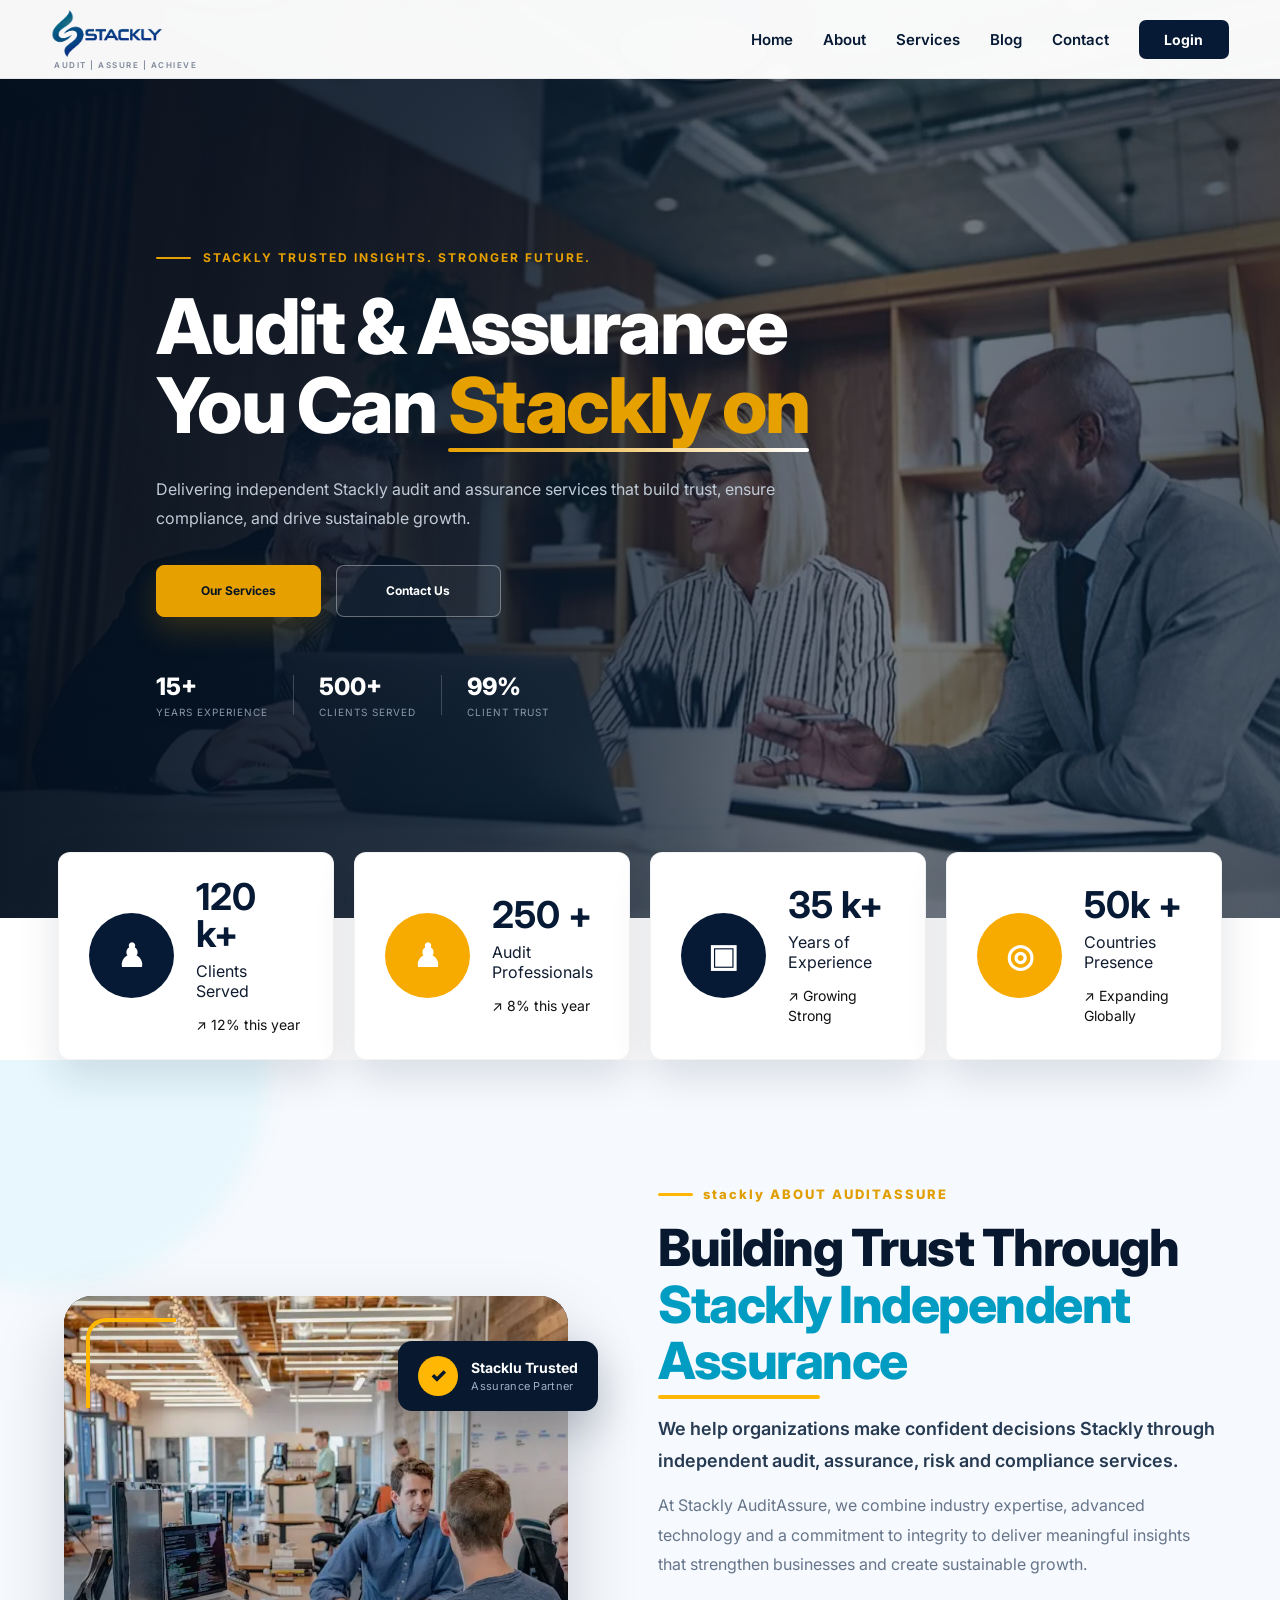
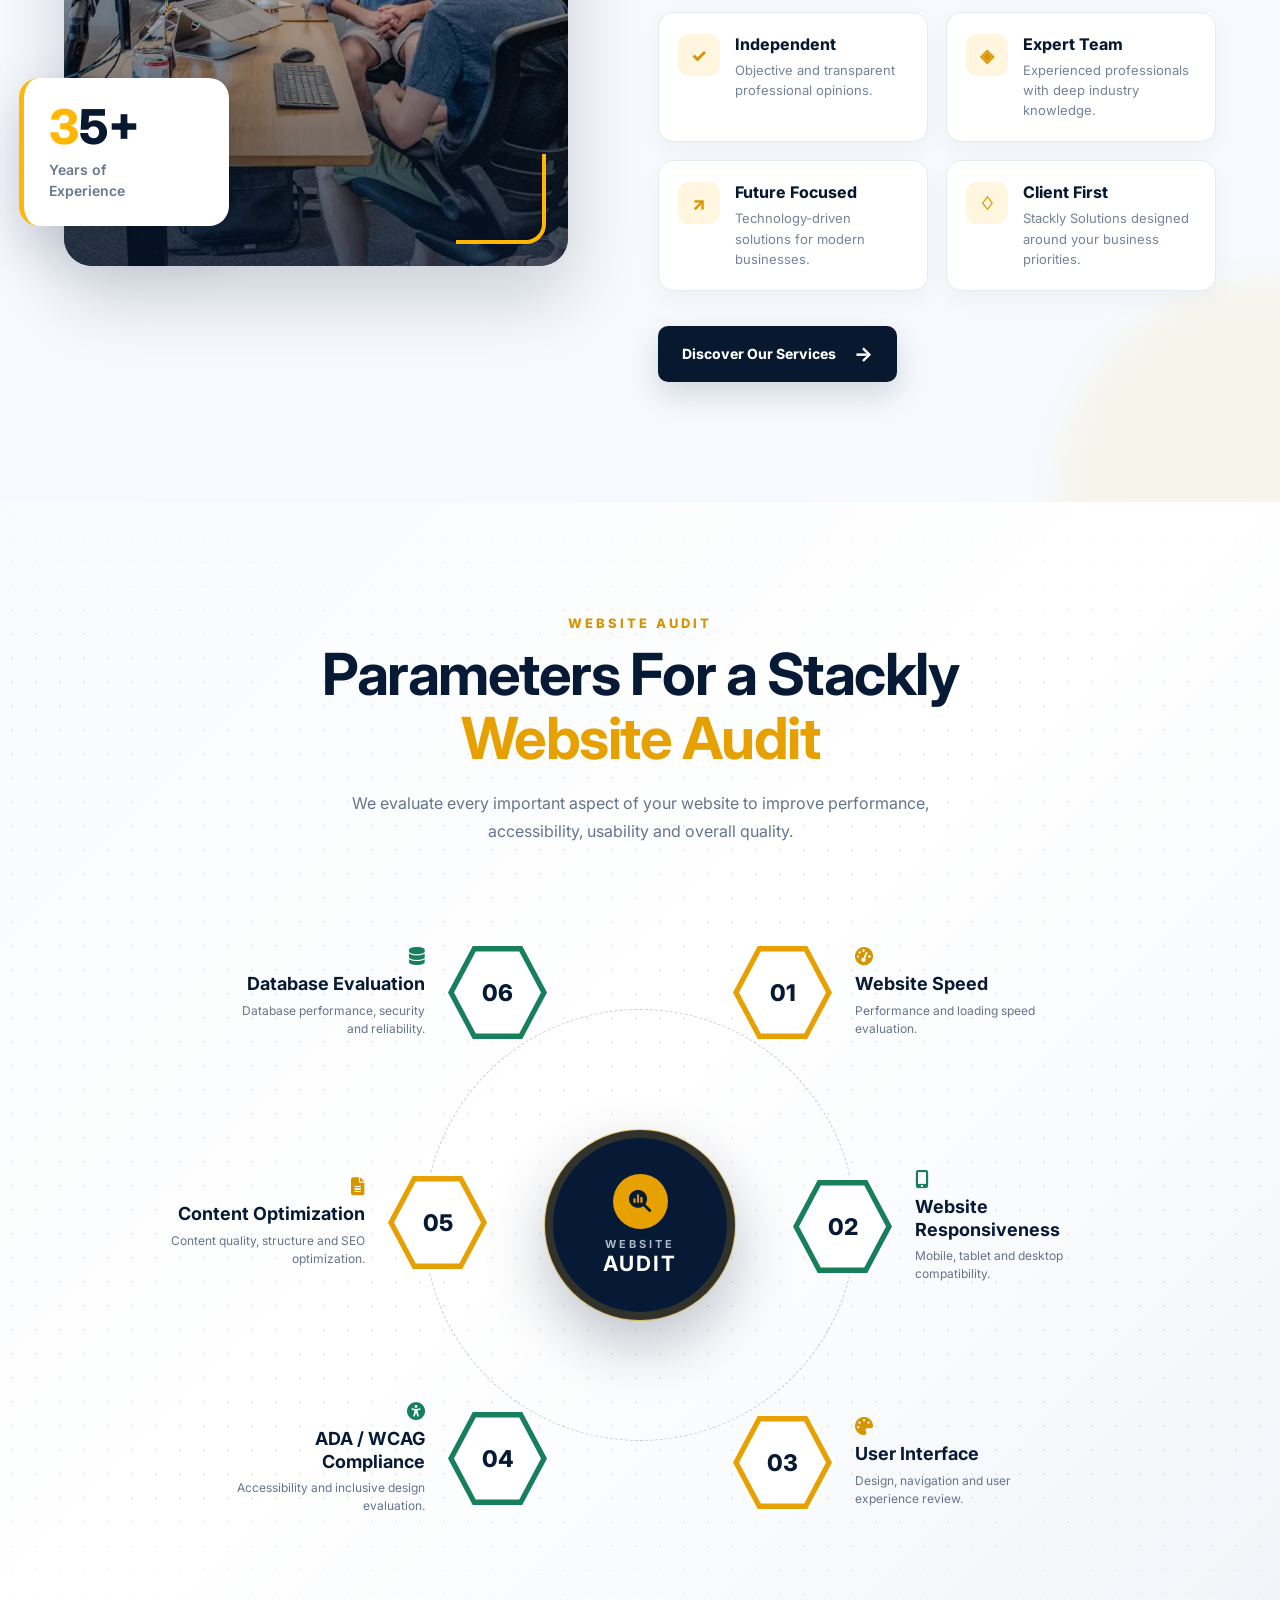
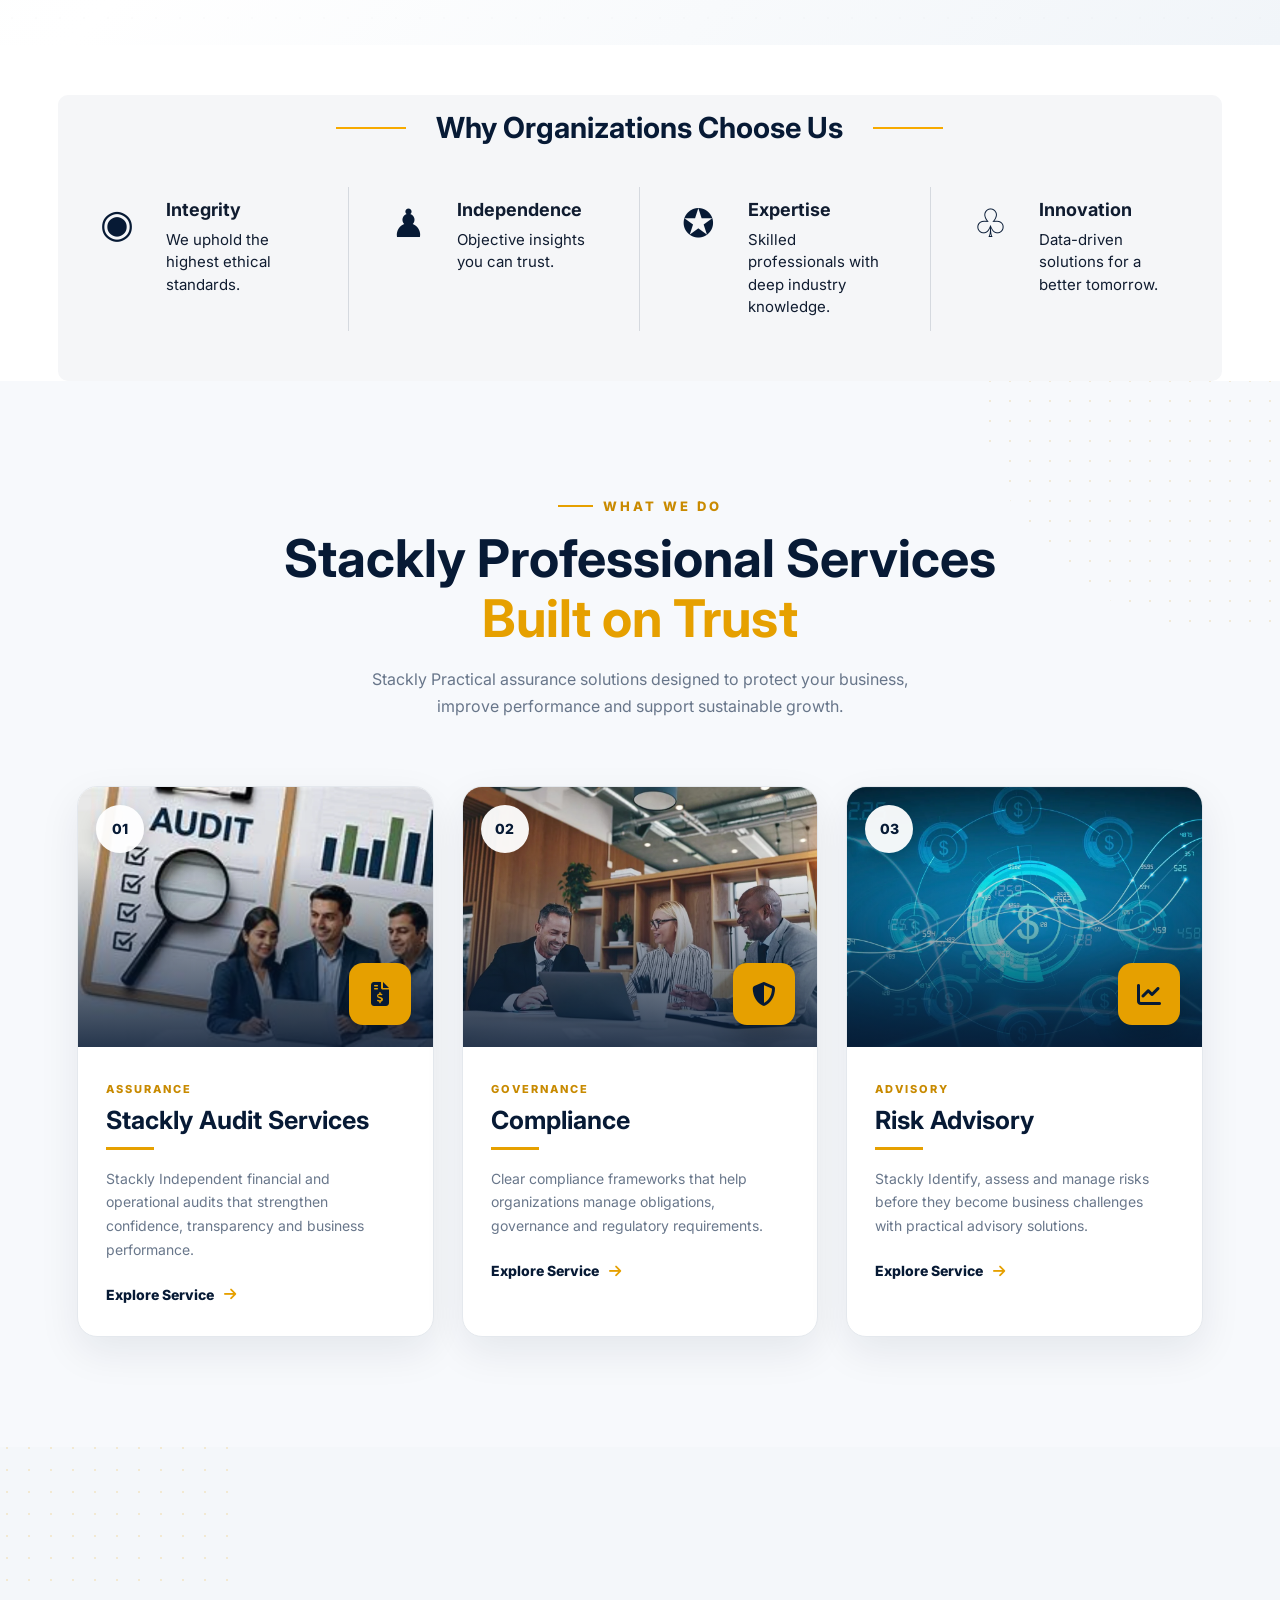
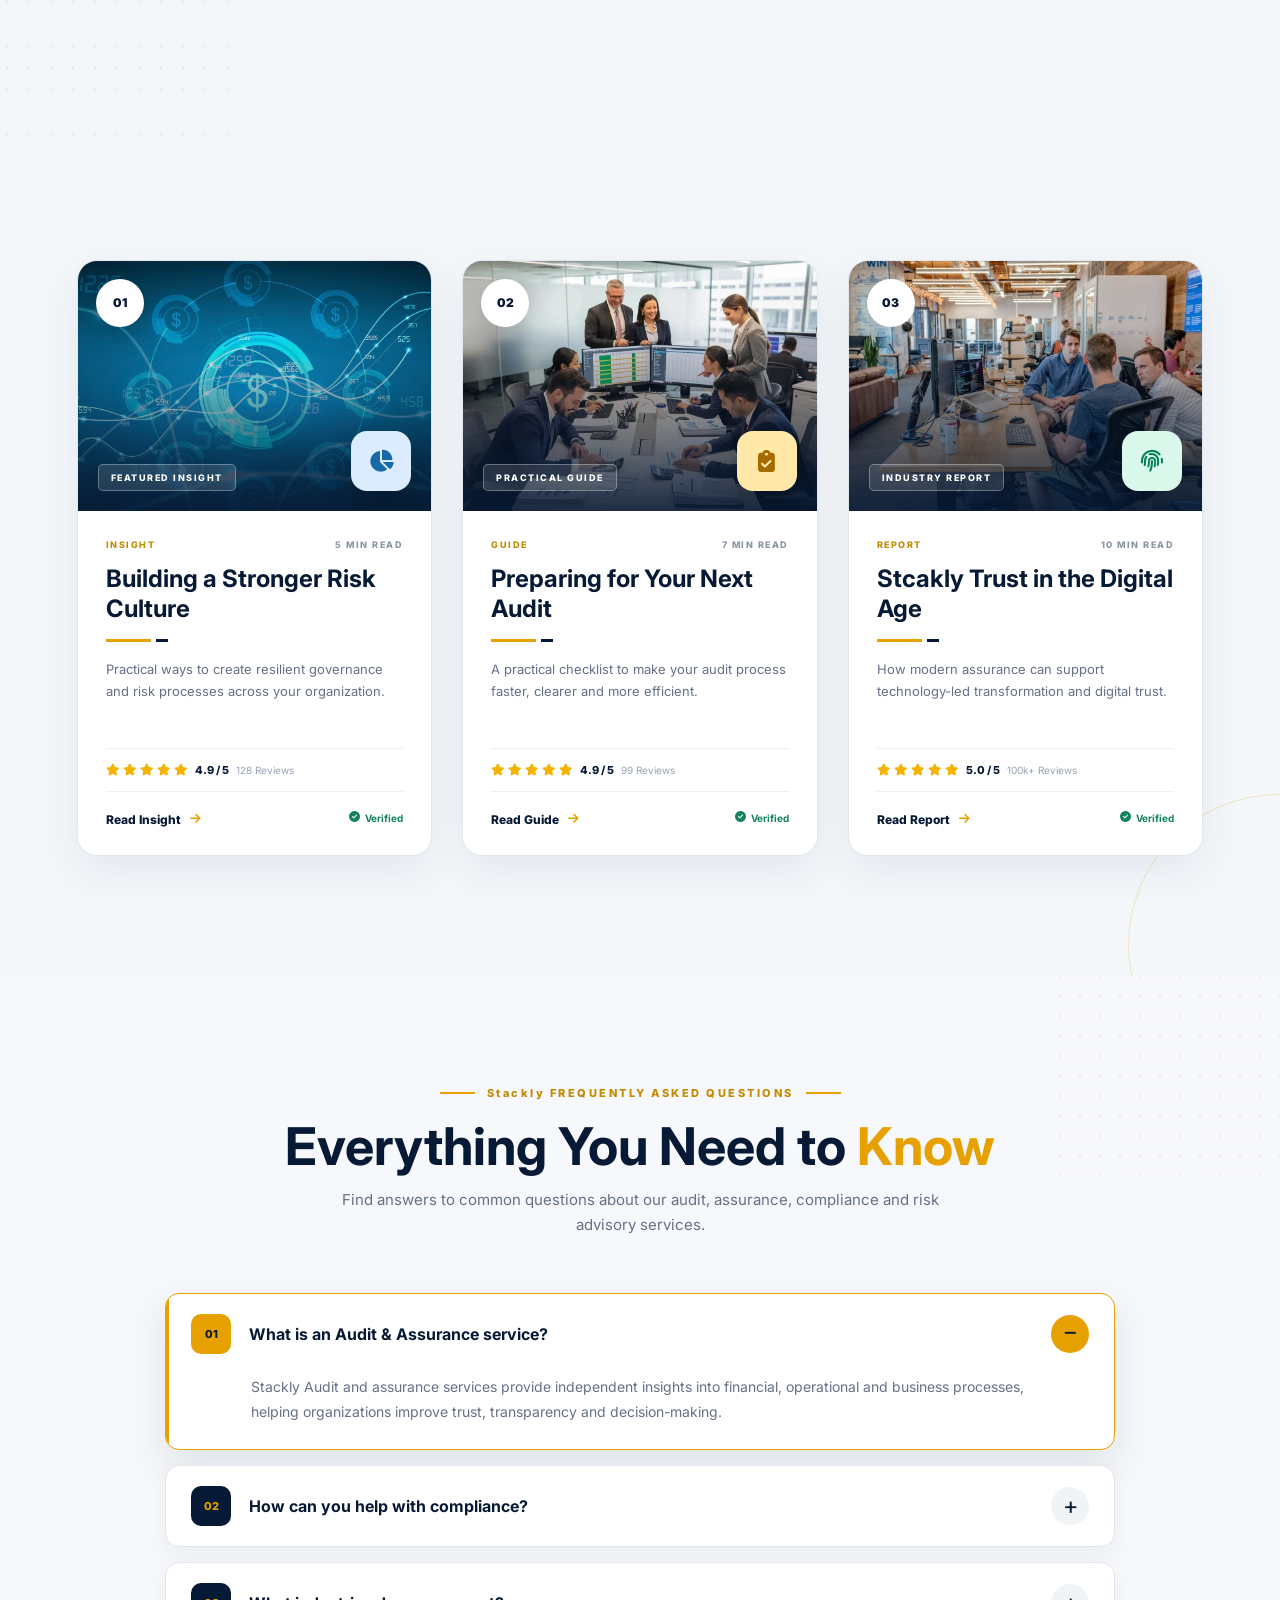
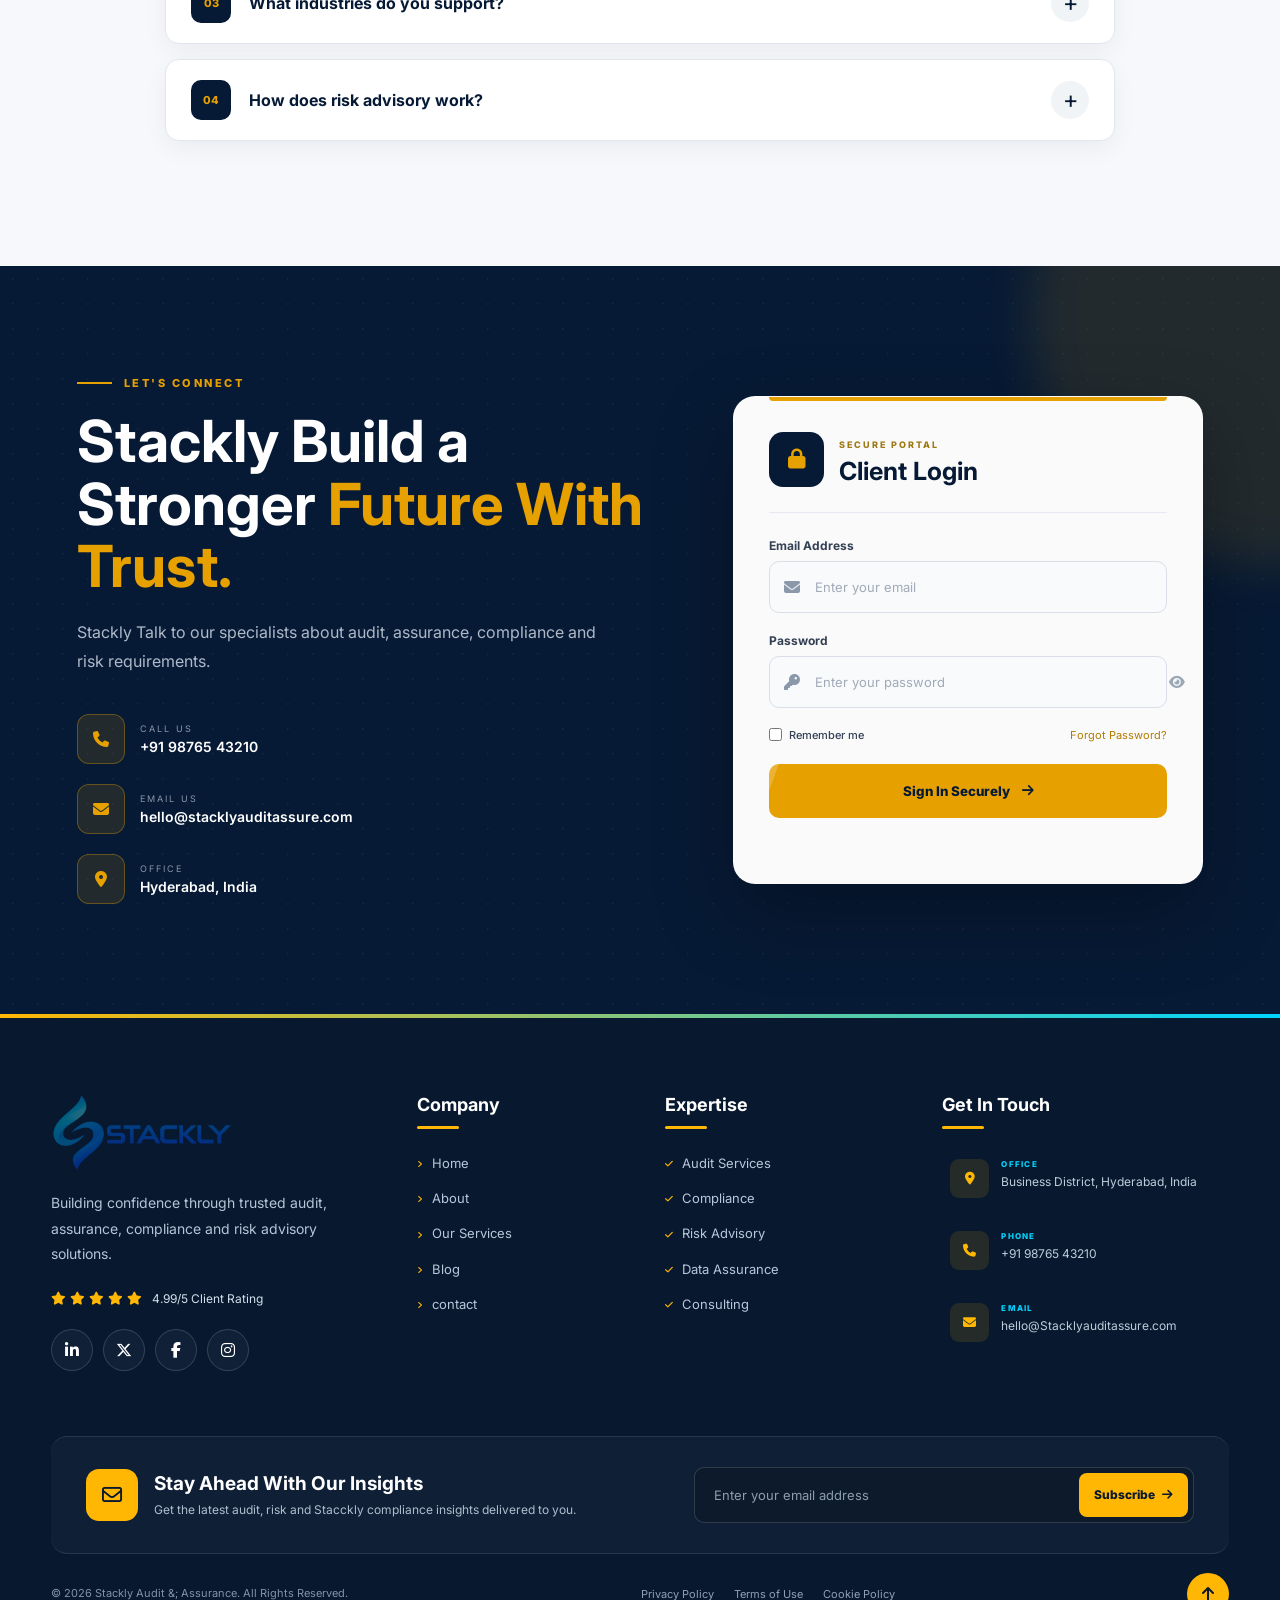
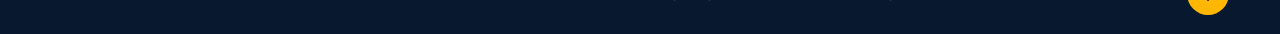
<file: index.html>
<!DOCTYPE html>
<html lang="en">
<head>
    <meta charset="UTF-8">
    <meta name="viewport" content="width=device-width, initial-scale=1.0">

    <title>AuditAssure | Contact Us</title>

    <meta
        name="description"
        content="Contact AuditAssure for professional audit and assurance services."
    >

    <!-- Google Font -->
    <link
        href="https://fonts.googleapis.com/css2?family=Inter:wght@400;500;600;700;800&display=swap"
        rel="stylesheet"
    >

    <!-- Font Awesome -->
    <link
        rel="stylesheet"
        href="https://cdnjs.cloudflare.com/ajax/libs/font-awesome/6.5.2/css/all.min.css"
    >

    <!-- CSS -->
    <link rel="stylesheet" href="css/style.css">
</head>

<body>

<!-- =====================================================
     PRELOADER
====================================================== -->

<div class="preloader" id="preloader">

    <div class="loader-wrapper">

        <div class="loader-shield">

            <img
                src="./assets/img-19.webp"
                alt="AuditAssure Logo"
            >

        </div>

        <div class="loader-brand">
            Audit<span>Assure</span>
        </div>

        <div class="loader-line">
            <span></span>
        </div>

    </div>

</div>


<!-- =====================================================
     HEADER
====================================================== -->

<header class="header" id="header">

    <div class="header-container">

        <!-- LOGO -->

        <a href="index.html" class="brand">

            <img
                class="brand-logo"
                src="./assets/img-20.webp"
                alt=""
            >

            <span class="brand-tagline">
                AUDIT | ASSURE | ACHIEVE
            </span>

        </a>


        <!-- DESKTOP / MOBILE NAV -->

        <nav class="nav" id="mainNav">

            <a href="index.html" class="nav-link">
                Home
            </a>

            <a href="about.html" class="nav-link">
                About
            </a>

            <a href="services.html" class="nav-link">
                Services
            </a>

            <a href="blog.html" class="nav-link">
                Blog
            </a>

            <a href="contact.html" class="nav-link ">
                Contact
            </a>

            <a href="login.html" class="nav-btn">
                Login
            </a>

        </nav>


        <!-- MOBILE MENU BUTTON -->

        <button
            type="button"
            class="menu-btn"
            id="menuBtn"
            aria-label="Open navigation menu"
            aria-expanded="false"
        >

            <span class="menu-icon">

                <span></span>
                <span></span>
                <span></span>

            </span>

        </button>

    </div>

</header>


  <!-- =====================================================
       MAIN
  ====================================================== -->
  <main>

<!-- ===================================================
     HERO SECTION
==================================================== -->
<section class="hero" id="home">

    <!-- BACKGROUND IMAGE -->
    <img
        src="assets/img-9.webp"
        alt=""
        class="hero-background"
    >

    <!-- DARK OVERLAY -->
    <div class="hero-overlay"></div>


    <!-- HERO CONTENT -->
    <div class="hero-content reveal">

        <p class="eyebrow">
            <span class="eyebrow-line"></span>
            Stackly Trusted Insights. Stronger Future.
        </p>


        <h1>
            Audit & Assurance
            <br>
            You Can
            <span>Stackly on</span>
        </h1>


        <p class="hero-copy">
            Delivering independent Stackly audit and assurance
            services that build trust, ensure compliance,
            and drive sustainable growth.
        </p>


        <!-- BUTTONS -->
        <div class="hero-buttons">

            <a href="404.html" class="btn btn-primary">
                <span>Our Services</span>
            </a>

            <a href="404.html" class="btn btn-outline">
                <span>Contact Us</span>
            </a>

        </div>


        <!-- TRUST INFO -->
        <div class="hero-trust">

            <div class="trust-item">
                <strong>15+</strong>
                <span>Years Experience</span>
            </div>

            <div class="trust-divider"></div>

            <div class="trust-item">
                <strong>500+</strong>
                <span>Clients Served</span>
            </div>

            <div class="trust-divider"></div>

            <div class="trust-item">
                <strong>99%</strong>
                <span>Client Trust</span>
            </div>

        </div>

    </div>


    <!-- SCROLL -->
    <a
        href="404.html"
        class="hero-scroll"
        aria-label="Scroll to services"
    >
        <span></span>
        <small>SCROLL</small>
    </a>

</section>

    <!-- ===================================================
         STATS SECTION
    ==================================================== -->
    <section class="stats-wrap">

      <div class="stats-grid">


        <!-- CLIENTS -->
        <article class="stat-card reveal">

          <div class="stat-icon navy">
            ♟
          </div>

          <div>

            <h3>
              <span
                class="counter"
                data-target="120"
              >
                0
              </span>
              k+
            </h3>

            <p>
              Clients Served
            </p>

            <small>
              ↗ 12% this year
            </small>

          </div>

        </article>


        <!-- PROFESSIONALS -->
        <article class="stat-card reveal">

          <div class="stat-icon gold">
            ♟
          </div>

          <div>

            <h3>
              <span
                class="counter"
                data-target="250"
              >
               k+
              </span>
              +
            </h3>

            <p>
              Audit Professionals
            </p>

            <small>
              ↗ 8% this year
            </small>

          </div>

        </article>


        <!-- EXPERIENCE -->
        <article class="stat-card reveal">

          <div class="stat-icon navy">
            ▣
          </div>

          <div>

            <h3>
              <span
                class="counter"
                data-target="35"
              >
                0
              </span>
              k+
            </h3>

            <p>
              Years of Experience
            </p>

            <small>
              ↗ Growing Strong
            </small>

          </div>

        </article>


        <!-- COUNTRIES -->
        <article class="stat-card reveal">

          <div class="stat-icon gold">
            ◎
          </div>

          <div>

            <h3>
              <span
                class="counter"
                data-target="20k"
              >
                50k
              </span>
              +
            </h3>

            <p>
              Countries Presence
            </p>

            <small>
              ↗ Expanding Globally
            </small>

          </div>

        </article>

      </div>

    </section>


<!-- =====================================================
     ABOUT AUDITASSURE
====================================================== -->

<section class="about-section" id="about">

    <div class="about-container">

        <!-- LEFT IMAGE / VISUAL -->
        <div class="about-visual reveal-left">

            <div class="about-image-box">

                <img
                    src="./assets/img-18.webp"
                    alt="Audit and Assurance professionals"
                >

                <div class="about-image-overlay"></div>

                <span class="image-corner image-corner-one"></span>
                <span class="image-corner image-corner-two"></span>

            </div>

            <!-- EXPERIENCE CARD -->
            <div class="experience-card">

                <strong>
                    <span
                        class="counter"
                        data-target="35"
                    >0</span>+
                </strong>

                <span>
                    Years of<br>
                    Experience
                </span>

            </div>

            <!-- TRUST BADGE -->
            <div class="trust-badge">

                <span class="check-icon">✓</span>

                <div>
                    <strong>Stacklu Trusted</strong>

                    <small>
                        Assurance Partner
                    </small>
                </div>

            </div>

        </div>


        <!-- RIGHT CONTENT -->
        <div class="about-content reveal-right">

            <span class="about-label">
                 stackly ABOUT AUDITASSURE
            </span>

            <h2>
                Building Trust Through
                <span> Stackly
                    Independent Assurance</span>
            </h2>

            <p class="about-intro">
                We help organizations make confident decisions Stackly
                through independent audit, assurance, risk and
                compliance services.
            </p>

            <p>
                At Stackly AuditAssure, we combine industry expertise,
                advanced technology and a commitment to integrity
                to deliver meaningful insights that strengthen
                businesses and create sustainable growth.
            </p>


            <!-- FEATURES -->
            <div class="about-features">

                <div class="about-feature">

                    <div class="feature-icon">
                        ✓
                    </div>

                    <div>
                        <h3>Independent</h3>

                        <p>
                            Objective and transparent
                            professional opinions.
                        </p>
                    </div>

                </div>


                <div class="about-feature">

                    <div class="feature-icon">
                        ◈
                    </div>

                    <div>
                        <h3>Expert Team</h3>

                        <p>
                            Experienced professionals with
                            deep industry knowledge.
                        </p>
                    </div>

                </div>


                <div class="about-feature">

                    <div class="feature-icon">
                        ↗
                    </div>

                    <div>
                        <h3>Future Focused</h3>

                        <p>
                            Technology-driven solutions for
                            modern businesses.
                        </p>
                    </div>

                </div>


                <div class="about-feature">

                    <div class="feature-icon">
                        ♢
                    </div>

                    <div>
                        <h3>Client First</h3>

                        <p>
                             Stackly Solutions designed around your
                            business priorities.
                        </p>
                    </div>

                </div>

            </div>


            <!-- BUTTON -->
            <a
                href="404.html"
                class="about-btn"
            >
                Discover Our Services

                <span>→</span>
            </a>

        </div>

    </div>

</section>
<!-- =====================================================
     WEBSITE AUDIT PARAMETERS
===================================================== -->

<section class="audit-parameters" id="audit-parameters">

    <!-- Dot Background -->
    <div class="dot-background"></div>

    <div class="audit-container">

        <!-- SECTION TITLE -->
        <div class="audit-heading">
            <span>WEBSITE AUDIT</span>

            <h2>
                Parameters For a Stackly
                <strong>Website Audit</strong>
            </h2>

            <p>
                We evaluate every important aspect of your
                website to improve performance, accessibility,
                usability and overall quality.
            </p>
        </div>


        <!-- AUDIT DIAGRAM -->
        <div class="audit-diagram">

            <!-- CENTER -->
            <div class="audit-center">

                <div class="center-icon">
                    <i class="fa-solid fa-magnifying-glass-chart"></i>
                </div>

                <span>WEBSITE</span>
                <strong>AUDIT</strong>

            </div>


            <!-- 01 -->
            <div class="audit-item item-1">

                <div class="hex-card">
                    <span>01</span>
                </div>

                <div class="audit-text">
                    <i class="fa-solid fa-gauge-high"></i>

                    <h3>Website Speed</h3>

                    <p>
                        Performance and loading
                        speed evaluation.
                    </p>
                </div>

            </div>


            <!-- 02 -->
            <div class="audit-item item-2">

                <div class="hex-card">
                    <span>02</span>
                </div>

                <div class="audit-text">
                    <i class="fa-solid fa-mobile-screen-button"></i>

                    <h3>Website Responsiveness</h3>

                    <p>
                        Mobile, tablet and desktop
                        compatibility.
                    </p>
                </div>

            </div>


            <!-- 03 -->
            <div class="audit-item item-3">

                <div class="hex-card">
                    <span>03</span>
                </div>

                <div class="audit-text">
                    <i class="fa-solid fa-palette"></i>

                    <h3>User Interface</h3>

                    <p>
                        Design, navigation and
                        user experience review.
                    </p>
                </div>

            </div>


            <!-- 04 -->
            <div class="audit-item item-4">

                <div class="hex-card">
                    <span>04</span>
                </div>

                <div class="audit-text">
                    <i class="fa-solid fa-universal-access"></i>

                    <h3>ADA / WCAG Compliance</h3>

                    <p>
                        Accessibility and inclusive
                        design evaluation.
                    </p>
                </div>

            </div>


            <!-- 05 -->
            <div class="audit-item item-5">

                <div class="hex-card">
                    <span>05</span>
                </div>

                <div class="audit-text">
                    <i class="fa-solid fa-file-lines"></i>

                    <h3>Content Optimization</h3>

                    <p>
                        Content quality, structure
                        and SEO optimization.
                    </p>
                </div>

            </div>


            <!-- 06 -->
            <div class="audit-item item-6">

                <div class="hex-card">
                    <span>06</span>
                </div>

                <div class="audit-text">
                    <i class="fa-solid fa-database"></i>

                    <h3>Database Evaluation</h3>

                    <p>
                        Database performance,
                        security and reliability.
                    </p>
                </div>

            </div>

        </div>

    </div>

</section>


    <!-- ===================================================
         WHY CHOOSE US
    ==================================================== -->
    <section
      class="why-section"
      id="about"
    >

      <div class="section-heading reveal">

        <span></span>

        <h2>
          Why Organizations Choose Us
        </h2>

        <span></span>

      </div>


      <div class="why-grid">


        <!-- INTEGRITY -->
        <article class="why-card reveal">

          <div class="why-icon">
            ◉
          </div>

          <div>

            <h3>
              Integrity
            </h3>

            <p>
              We uphold the highest ethical standards.
            </p>

          </div>

        </article>


        <!-- INDEPENDENCE -->
        <article class="why-card reveal">

          <div class="why-icon">
            ♟
          </div>

          <div>

            <h3>
              Independence
            </h3>

            <p>
              Objective insights you can trust.
            </p>

          </div>

        </article>


        <!-- EXPERTISE -->
        <article class="why-card reveal">

          <div class="why-icon">
            ✪
          </div>

          <div>

            <h3>
              Expertise
            </h3>

            <p>
              Skilled professionals with deep
              industry knowledge.
            </p>

          </div>

        </article>


        <!-- INNOVATION -->
        <article class="why-card reveal">

          <div class="why-icon">
            ♧
          </div>

          <div>

            <h3>
              Innovation
            </h3>

            <p>
              Data-driven solutions for a better tomorrow.
            </p>

          </div>

        </article>

      </div>

    </section>

<!-- ===================================================
     SERVICES
==================================================== -->

<section class="services-section" id="services">

    <div class="section-title reveal">

        <p class="eyebrow dark">
            <span></span> WHAT WE DO
        </p>

        <h2>
           Stackly Professional Services
            <strong>Built on Trust</strong>
        </h2>

        <p>
             Stackly Practical assurance solutions designed to
            protect your business, improve performance
            and support sustainable growth.
        </p>

    </div>


    <!-- SERVICE CARDS -->

    <div class="service-grid">


        <!-- =========================================
             SERVICE 01
        ========================================== -->

        <article class="service-card service-card-one reveal">

            <div class="service-image">

                <img
                    src="./assets/img-12.webp"
                    alt="Audit Services"
                >

                <div class="service-overlay"></div>

                <span class="service-number">
                    01
                </span>

                <div class="service-icon">
                    <i class="fa-solid fa-file-invoice-dollar"></i>
                </div>

            </div>


            <div class="service-content">

                <span class="service-label">
                    ASSURANCE
                </span>

                <h3>
                    Stackly Audit Services
                </h3>

                <div class="gold-line"></div>

                <p>
                     Stackly Independent financial and operational
                    audits that strengthen confidence,
                    transparency and business performance.
                </p>

                <a href="404.html" class="service-link">
                    Explore Service
                    <i class="fa-solid fa-arrow-right"></i>
                </a>

            </div>

        </article>



        <!-- =========================================
             SERVICE 02
        ========================================== -->

        <article class="service-card service-card-two reveal">

            <div class="service-image">

                <img
                    src="./assets/img-9.webp"
                    alt="Compliance Services"
                >

                <div class="service-overlay"></div>

                <span class="service-number">
                    02
                </span>

                <div class="service-icon">
                    <i class="fa-solid fa-shield-halved"></i>
                </div>

            </div>


            <div class="service-content">

                <span class="service-label">
                    GOVERNANCE
                </span>

                <h3>
                    Compliance
                </h3>

                <div class="gold-line"></div>

                <p>
                    Clear compliance frameworks that help
                    organizations manage obligations,
                    governance and regulatory requirements.
                </p>

                <a href="404.html" class="service-link">
                    Explore Service
                    <i class="fa-solid fa-arrow-right"></i>
                </a>

            </div>

        </article>



        <!-- =========================================
             SERVICE 03
        ========================================== -->

        <article class="service-card service-card-three reveal">

            <div class="service-image">

                <img
                    src="./assets/img-10.webp"
                    alt="Risk Advisory"
                >

                <div class="service-overlay"></div>

                <span class="service-number">
                    03
                </span>

                <div class="service-icon">
                    <i class="fa-solid fa-chart-line"></i>
                </div>

            </div>


            <div class="service-content">

                <span class="service-label">
                    ADVISORY
                </span>

                <h3>
                    Risk Advisory
                </h3>

                <div class="gold-line"></div>

                <p>
                     Stackly Identify, assess and manage risks before
                    they become business challenges with
                    practical advisory solutions.
                </p>

                <a href="404.html" class="service-link">
                    Explore Service
                    <i class="fa-solid fa-arrow-right"></i>
                </a>

            </div>

        </article>

    </div>

</section>


<!-- ===================================================
     RESOURCES / INSIGHTS
==================================================== -->

<section class="resources-modern" id="resources">

    <!-- SECTION HEADING -->

    <div class="resources-heading reveal">

        <div class="heading-label">
            <span></span>
            STACKLY KNOWLEDGE CENTER
            <span></span>
        </div>

        <h2>
            Ideas That Create
            <strong>Better Decisions</strong>
        </h2>

        <p>
            Explore practical insights, guides and reports
            created to help organizations manage risk,
            compliance and growth.
        </p>

    </div>


    <!-- =================================================
         RESOURCE CARDS
    ================================================= -->

    <div class="resource-modern-grid">


        <!-- =================================================
             CARD 01
        ================================================= -->

        <article class="resource-modern-card resource-card-one reveal">

            <div class="resource-image">

                <img
                    src="./assets/img-10.webp"
                    alt="Risk Culture"
                >

                <div class="resource-overlay"></div>

                <div class="resource-number">
                    01
                </div>

                <div class="resource-icon icon-blue">
                    <i class="fa-solid fa-chart-pie"></i>
                </div>

                <div class="image-label">
                    FEATURED INSIGHT
                </div>

            </div>


            <div class="resource-body">

                <div class="resource-meta">

                    <span class="resource-type">
                        INSIGHT
                    </span>

                    <span>
                        5 MIN READ
                    </span>

                </div>


                <h3>
                    Building a Stronger
                    Risk Culture
                </h3>


                <div class="resource-line"></div>


                <p>
                    Practical ways to create resilient
                    governance and risk processes
                    across your organization.
                </p>


                <!-- REVIEW -->

                <div class="resource-review">

                    <div class="stars">

                        <i class="fa-solid fa-star"></i>
                        <i class="fa-solid fa-star"></i>
                        <i class="fa-solid fa-star"></i>
                        <i class="fa-solid fa-star"></i>
                        <i class="fa-solid fa-star"></i>

                    </div>

                    <span>
                        4.9 / 5
                    </span>

                    <small>
                        128 Reviews
                    </small>

                </div>


                <div class="resource-footer">

                    <a href="404.html">
                        Read Insight

                        <i class="fa-solid fa-arrow-right"></i>
                    </a>

                    <span class="verified">
                        <i class="fa-solid fa-circle-check"></i>
                        Verified
                    </span>

                </div>

            </div>

        </article>



        <!-- =================================================
             CARD 02
        ================================================= -->

        <article class="resource-modern-card resource-card-two reveal">

            <div class="resource-image">

                <img
                    src="./assets/img-11.webp"
                    alt="Preparing for Audit"
                >

                <div class="resource-overlay"></div>

                <div class="resource-number">
                    02
                </div>

                <div class="resource-icon icon-gold">
                    <i class="fa-solid fa-clipboard-check"></i>
                </div>

                <div class="image-label">
                    PRACTICAL GUIDE
                </div>

            </div>


            <div class="resource-body">

                <div class="resource-meta">

                    <span class="resource-type">
                        GUIDE
                    </span>

                    <span>
                        7 MIN READ
                    </span>

                </div>


                <h3>
                    Preparing for
                    Your Next Audit
                </h3>


                <div class="resource-line"></div>


                <p>
                    A practical checklist to make your
                    audit process faster, clearer and
                    more efficient.
                </p>


                <!-- REVIEW -->

                <div class="resource-review">

                    <div class="stars">

                        <i class="fa-solid fa-star"></i>
                        <i class="fa-solid fa-star"></i>
                        <i class="fa-solid fa-star"></i>
                        <i class="fa-solid fa-star"></i>
                        <i class="fa-solid fa-star"></i>

                    </div>

                    <span>
                        4.9 / 5
                    </span>

                    <small>
                        99 Reviews
                    </small>

                </div>


                <div class="resource-footer">

                    <a href="404.html">
                        Read Guide

                        <i class="fa-solid fa-arrow-right"></i>
                    </a>

                    <span class="verified">
                        <i class="fa-solid fa-circle-check"></i>
                        Verified
                    </span>

                </div>

            </div>

        </article>



        <!-- =================================================
             CARD 03
        ================================================= -->

        <article class="resource-modern-card resource-card-three reveal">

            <div class="resource-image">

                <img
                    src="./assets/img-18.webp"
                    alt="Digital Trust"
                >

                <div class="resource-overlay"></div>

                <div class="resource-number">
                    03
                </div>

                <div class="resource-icon icon-green">
                    <i class="fa-solid fa-fingerprint"></i>
                </div>

                <div class="image-label">
                    INDUSTRY REPORT
                </div>

            </div>


            <div class="resource-body">

                <div class="resource-meta">

                    <span class="resource-type">
                        REPORT
                    </span>

                    <span>
                        10 MIN READ
                    </span>

                </div>


                <h3>
                     Stcakly Trust in the
                    Digital Age
                </h3>


                <div class="resource-line"></div>


                <p>
                    How modern assurance can support
                    technology-led transformation and
                    digital trust.
                </p>


                <!-- REVIEW -->

                <div class="resource-review">

                    <div class="stars">

                        <i class="fa-solid fa-star"></i>
                        <i class="fa-solid fa-star"></i>
                        <i class="fa-solid fa-star"></i>
                        <i class="fa-solid fa-star"></i>
                        <i class="fa-solid fa-star"></i>

                    </div>

                    <span>
                        5.0 / 5
                    </span>

                    <small>
                        100k+ Reviews
                    </small>

                </div>


                <div class="resource-footer">

                    <a href="404.html">
                        Read Report

                        <i class="fa-solid fa-arrow-right"></i>
                    </a>

                    <span class="verified">
                        <i class="fa-solid fa-circle-check"></i>
                        Verified
                    </span>

                </div>

            </div>

        </article>


    </div>

</section>

<!-- =========================================
     FAQ / HEADING + -
========================================= -->

<section class="audit-faq" id="faq">

    <div class="faq-heading">

        <div class="heading-label">
            <span></span>
            Stackly  FREQUENTLY ASKED QUESTIONS
            <span></span>
        </div>

        <h2>
            Everything You Need to
            <strong>Know</strong>
        </h2>

        <p>
            Find answers to common questions about
            our audit, assurance, compliance and
            risk advisory services.
        </p>

    </div>


    <div class="faq-container">


        <!-- FAQ 01 -->

        <div class="faq-item active">

            <button class="faq-question">

                <div class="faq-title">

                    <span class="faq-number">
                        01
                    </span>

                    <span>
                        What is an Audit & Assurance service?
                    </span>

                </div>

                <span class="faq-icon">
                    −
                </span>

            </button>


            <div class="faq-answer">

                <p>
                     Stackly Audit and assurance services provide
                    independent insights into financial,
                    operational and business processes,
                    helping organizations improve trust,
                    transparency and decision-making.
                </p>

            </div>

        </div>



        <!-- FAQ 02 -->

        <div class="faq-item">

            <button class="faq-question">

                <div class="faq-title">

                    <span class="faq-number">
                        02
                    </span>

                    <span>
                        How can you help with compliance?
                    </span>

                </div>

                <span class="faq-icon">
                    +
                </span>

            </button>


            <div class="faq-answer">

                <p>
                    We help organizations understand
                    regulatory requirements, identify
                    compliance gaps and establish practical
                    frameworks to manage obligations.
                </p>

            </div>

        </div>



        <!-- FAQ 03 -->

        <div class="faq-item">

            <button class="faq-question">

                <div class="faq-title">

                    <span class="faq-number">
                        03
                    </span>

                    <span>
                        What industries do you support?
                    </span>

                </div>

                <span class="faq-icon">
                    +
                </span>

            </button>


            <div class="faq-answer">

                <p>
                    Our experience covers banking,
                    technology, healthcare, manufacturing,
                    retail, energy and other growing
                    business sectors.
                </p>

            </div>

        </div>



        <!-- FAQ 04 -->

        <div class="faq-item">

            <button class="faq-question">

                <div class="faq-title">

                    <span class="faq-number">
                        04
                    </span>

                    <span>
                        How does risk advisory work?
                    </span>

                </div>

                <span class="faq-icon">
                    +
                </span>

            </button>


            <div class="faq-answer">

                <p>
                    Stackly  We identify potential risks, evaluate
                    their impact and recommend practical
                    controls and strategies to help your
                    organization manage them effectively.
                </p>

            </div>

        </div>


    </div>

</section>


<!-- ===================================================
     CONTACT + LOGIN
==================================================== -->

<section class="trust-contact" id="contact">

    <div class="contact-background"></div>

    <div class="contact-wrapper">


        <!-- =========================================
             LEFT CONTACT COLUMN
        ========================================== -->

        <div class="contact-column reveal">

            <div class="heading-label light">
                <span></span>
                LET'S CONNECT
            </div>

            <h2>
               Stackly  Build a Stronger
                <strong>Future With Trust.</strong>
            </h2>

            <p>
                 Stackly Talk to our specialists about audit,
                assurance, compliance and risk
                requirements.
            </p>


            <!-- CONTACT INFO -->

            <div class="contact-details">


                <div class="contact-detail">

                    <div class="detail-icon">
                        <i class="fa-solid fa-phone"></i>
                    </div>

                    <div>
                        <small>CALL US</small>
                        <h4>+91 98765 43210</h4>
                    </div>

                </div>


                <div class="contact-detail">

                    <div class="detail-icon">
                        <i class="fa-solid fa-envelope"></i>
                    </div>

                    <div>
                        <small>EMAIL US</small>
                        <h4>hello@stacklyauditassure.com</h4>
                    </div>

                </div>


                <div class="contact-detail">

                    <div class="detail-icon">
                        <i class="fa-solid fa-location-dot"></i>
                    </div>

                    <div>
                        <small>OFFICE</small>
                        <h4>Hyderabad, India</h4>
                    </div>

                </div>

            </div>

        </div>



        <!-- =========================================
             LOGIN COLUMN
        ========================================== -->

        <div class="login-column reveal">

            <div class="login-top">

                <div class="secure-icon">
                    <i class="fa-solid fa-lock"></i>
                </div>

                <div>
                    <span>SECURE PORTAL</span>

                    <h3>
                        Client Login
                    </h3>
                </div>

            </div>


            <div class="login-line"></div>


    <form id="loginForm" class="modern-login-form">

    <label>Email Address</label>

    <div class="input-box">
        <i class="fa-solid fa-envelope"></i>

        <input
            type="email"
            id="email"
            placeholder="Enter your email"
            required
        >
    </div>


    <label>Password</label>

    <div class="input-box">
        <i class="fa-solid fa-key"></i>

        <input
            type="password"
            id="password"
            name="password"
            placeholder="Enter your password"
            required
        >

        <button
            type="button"
            class="password-toggle"
            id="passwordToggle"
            aria-label="Show password"
        >
            <i class="fa-solid fa-eye"></i>
        </button>
    </div>


    <div class="login-options">

        <label class="remember">
            <input type="checkbox">
            <span>Remember me</span>
        </label>

        <a href="404.html">
            Forgot Password?
        </a>

    </div>


    <!-- Login Button -->
    <button
        type="submit"
        class="login-submit"
    >
        <span>Sign In Securely</span>
        <i class="fa-solid fa-arrow-right"></i>
    </button>


    <p id="loginMessage" class="login-message"></p>

</form>

  </main>
  

<!-- =====================================================
     PROFESSIONAL FOOTER
===================================================== -->

<footer class="audit-footer">

    <!-- Animated Top Line -->
    <div class="footer-top-line"></div>


    <!-- =================================================
         MAIN FOOTER
    ================================================= -->

    <div class="footer-container">


        <!-- =================================================
             BRAND COLUMN
        ================================================= -->

        <div class="footer-brand">

               <a href="index.html" class="brand">

        <img
            class="brand-logo"
            src="./assets/img-20.webp"
            alt="AuditAssure Logo"
        >

    </a>


            <p>
                Building confidence through trusted audit,
                assurance, compliance and risk advisory
                solutions.
            </p>


            <!-- Rating -->

            <div class="footer-rating">

                <div class="footer-stars">

                    <i class="fa-solid fa-star"></i>
                    <i class="fa-solid fa-star"></i>
                    <i class="fa-solid fa-star"></i>
                    <i class="fa-solid fa-star"></i>
                    <i class="fa-solid fa-star"></i>

                </div>

                <span>
                    4.99/5 Client Rating
                </span>

            </div>


            <!-- Social Icons -->

            <div class="footer-social">

                <a href="404.html" aria-label="LinkedIn">
                    <i class="fa-brands fa-linkedin-in"></i>
                </a>

                <a href="404.html" aria-label="X">
                    <i class="fa-brands fa-x-twitter"></i>
                </a>

                <a href="404.html" aria-label="Facebook">
                    <i class="fa-brands fa-facebook-f"></i>
                </a>

                <a href="404.html" aria-label="Instagram">
                    <i class="fa-brands fa-instagram"></i>
                </a>

            </div>

        </div>



        <!-- =================================================
             COMPANY
        ================================================= -->

        <div class="footer-column">

            <h2>
                Company
            </h2>

            <span class="footer-heading-line"></span>


            <ul>

                <li>
                    <a href="index.html">
                        <i class="fa-solid fa-angle-right"></i>
                        <span>Home</span>
                    </a>
                </li>

                <li>
                    <a href="about.html">
                        <i class="fa-solid fa-angle-right"></i>
                        <span>About </span>
                    </a>
                </li>

                <li>
                    <a href="services.html">
                        <i class="fa-solid fa-angle-right"></i>
                        <span>Our Services</span>
                    </a>
                </li>

                

                <li>
                    <a href="blog.html">
                        <i class="fa-solid fa-angle-right"></i>
                        <span>Blog</span>
                    </a>
                </li>

                 <li>
                    <a href="contact.html">
                        <i class="fa-solid fa-angle-right"></i>
                        <span>contact</span>
                    </a>
                </li>




            </ul>

        </div>



        <!-- =================================================
             EXPERTISE
        ================================================= -->

        <div class="footer-column">

            <h2>
                Expertise
            </h2>

            <span class="footer-heading-line"></span>


            <ul>

                <li>
                    <a href="404.html">
                        <i class="fa-solid fa-check"></i>
                        <span>Audit Services</span>
                    </a>
                </li>

                <li>
                    <a href="404.html">
                        <i class="fa-solid fa-check"></i>
                        <span>Compliance</span>
                    </a>
                </li>

                <li>
                    <a href="404.html">
                        <i class="fa-solid fa-check"></i>
                        <span>Risk Advisory</span>
                    </a>
                </li>

                <li>
                    <a href="404.html">
                        <i class="fa-solid fa-check"></i>
                        <span>Data Assurance</span>
                    </a>
                </li>

                <li>
                    <a href="404.html">
                        <i class="fa-solid fa-check"></i>
                        <span>Consulting</span>
                    </a>
                </li>

            </ul>

        </div>



        <!-- =================================================
             CONTACT
        ================================================= -->

        <div class="footer-column footer-contact">

            <h2>
                Get In Touch
            </h2>

            <span class="footer-heading-line"></span>


            <!-- Location -->

            <div class="footer-contact-item">

                <div class="contact-icon">

                    <i class="fa-solid fa-location-dot"></i>

                </div>

                <div>

                    <small>
                        OFFICE
                    </small>

                    <p>
                        Business District,
                        Hyderabad, India
                    </p>

                </div>

            </div>


            <!-- Phone -->

            <div class="footer-contact-item">

                <div class="contact-icon">

                    <i class="fa-solid fa-phone"></i>

                </div>

                <div>

                    <small>
                        PHONE
                    </small>

                    <p>
                        +91 98765 43210
                    </p>

                </div>

            </div>


            <!-- Email -->

            <div class="footer-contact-item">

                <div class="contact-icon">

                    <i class="fa-solid fa-envelope"></i>

                </div>

                <div>

                    <small>
                        EMAIL
                    </small>

                    <p>
                        hello@Stacklyauditassure.com
                    </p>

                </div>

            </div>

        </div>

    </div>



    <!-- =================================================
         NEWSLETTER
    ================================================= -->

    <div class="footer-newsletter">


        <div class="newsletter-content">

            <div class="newsletter-icon">

                <i class="fa-regular fa-envelope"></i>

            </div>


            <div>

                <h2>
                    Stay Ahead With Our Insights
                </h2>

                <p>
                    Get the latest audit, risk and Stacckly
                    compliance insights delivered to you.
                </p>

            </div>

        </div>

<form
    class="newsletter-form"
    id="newsletterForm"
>
    <input
        type="email"
        id="newsletterEmail"
        placeholder="Enter your email address"
        required
    >

    <button
        type="submit"
    >
        Subscribe
        <i class="fa-solid fa-arrow-right"></i>
    </button>

    <p id="newsletterMessage"></p>
</form>

    </div>



    <!-- =================================================
         FOOTER BOTTOM
    ================================================= -->

    <div class="footer-bottom">


        <p>
            © 2026 Stackly Audit &; Assurance.
            All Rights Reserved.
        </p>


        <div class="footer-bottom-links">

            <a href="404.html">
                Privacy Policy
            </a>

            <a href="404.html">
                Terms of Use
            </a>

            <a href="404.html">
                Cookie Policy
            </a>

        </div>


        <a
            href="#home"
            class="back-top"
            aria-label="Back to top"
        >

            <i class="fa-solid fa-arrow-up"></i>

        </a>

    </div>

</footer>

  <!-- =====================================================
       JAVASCRIPT
  ====================================================== -->
  <script src="./javascript/script.js"></script>

</body>
</html>
</file>
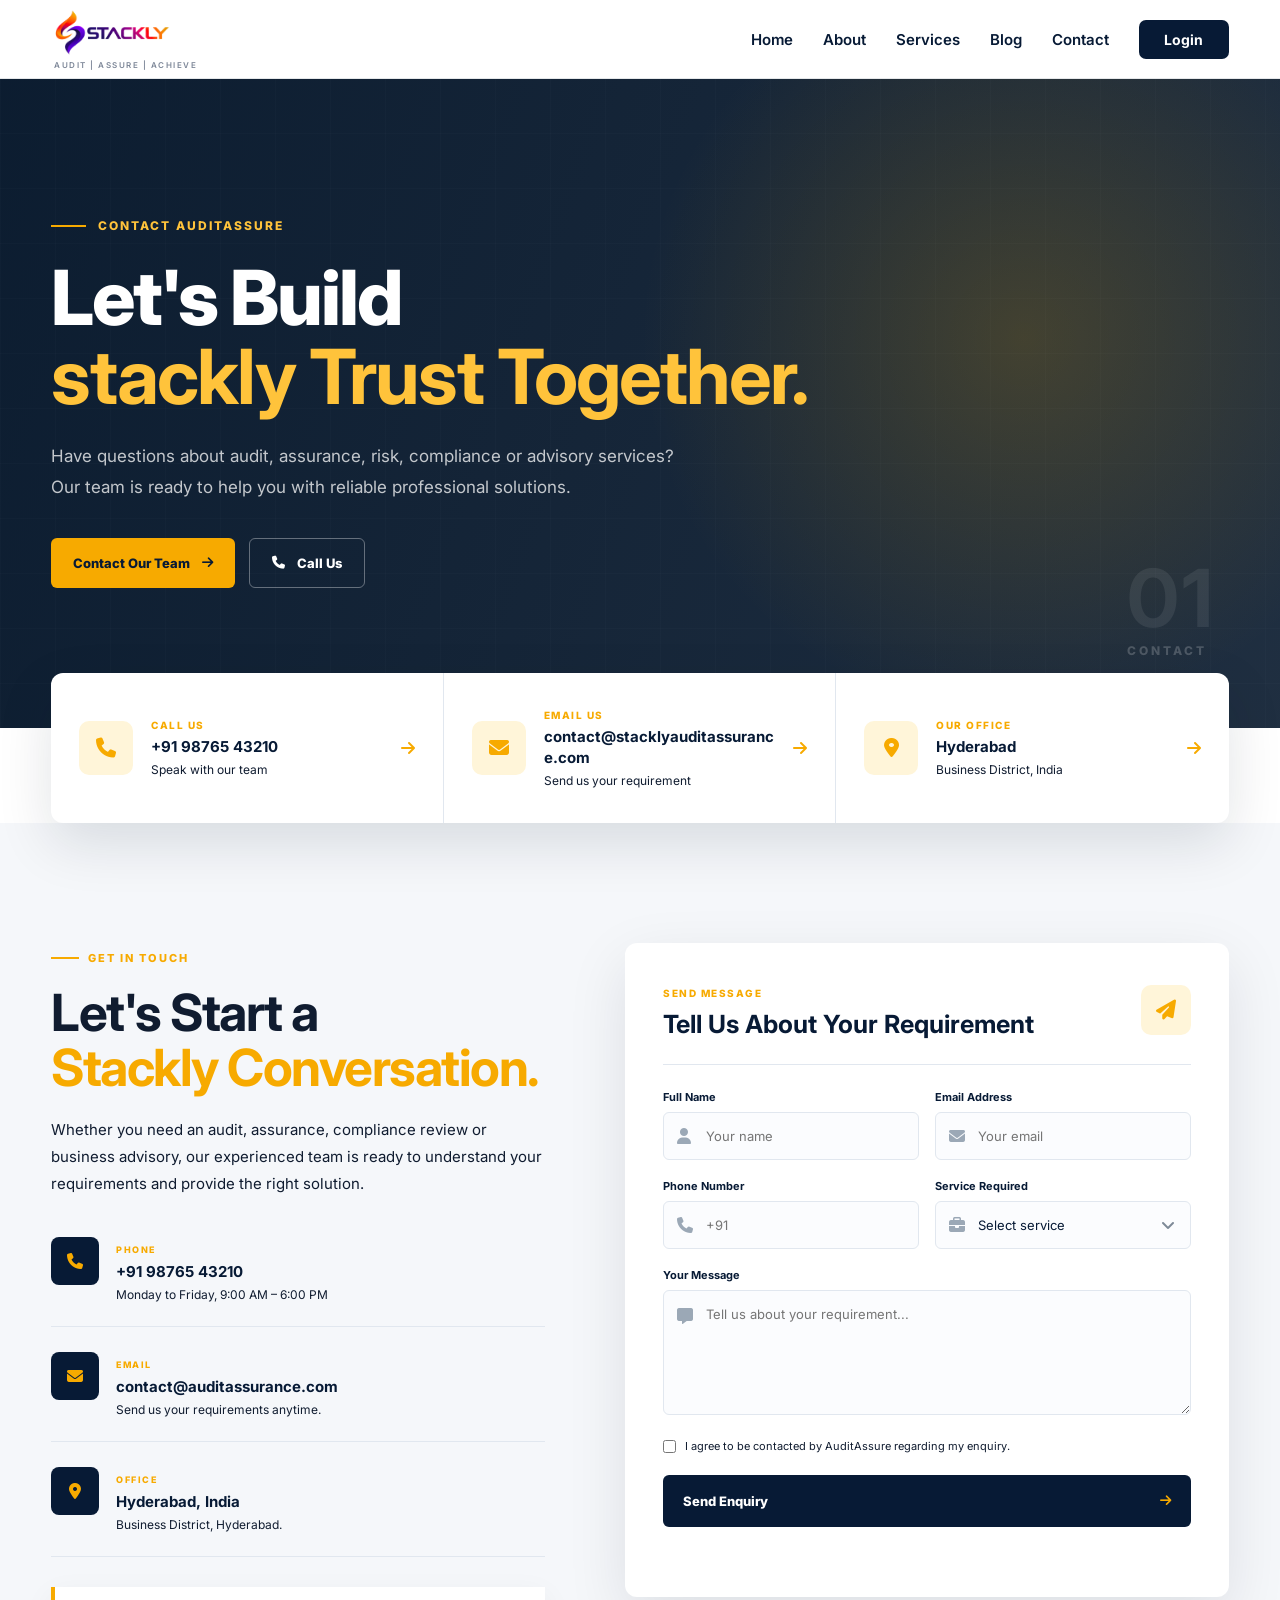
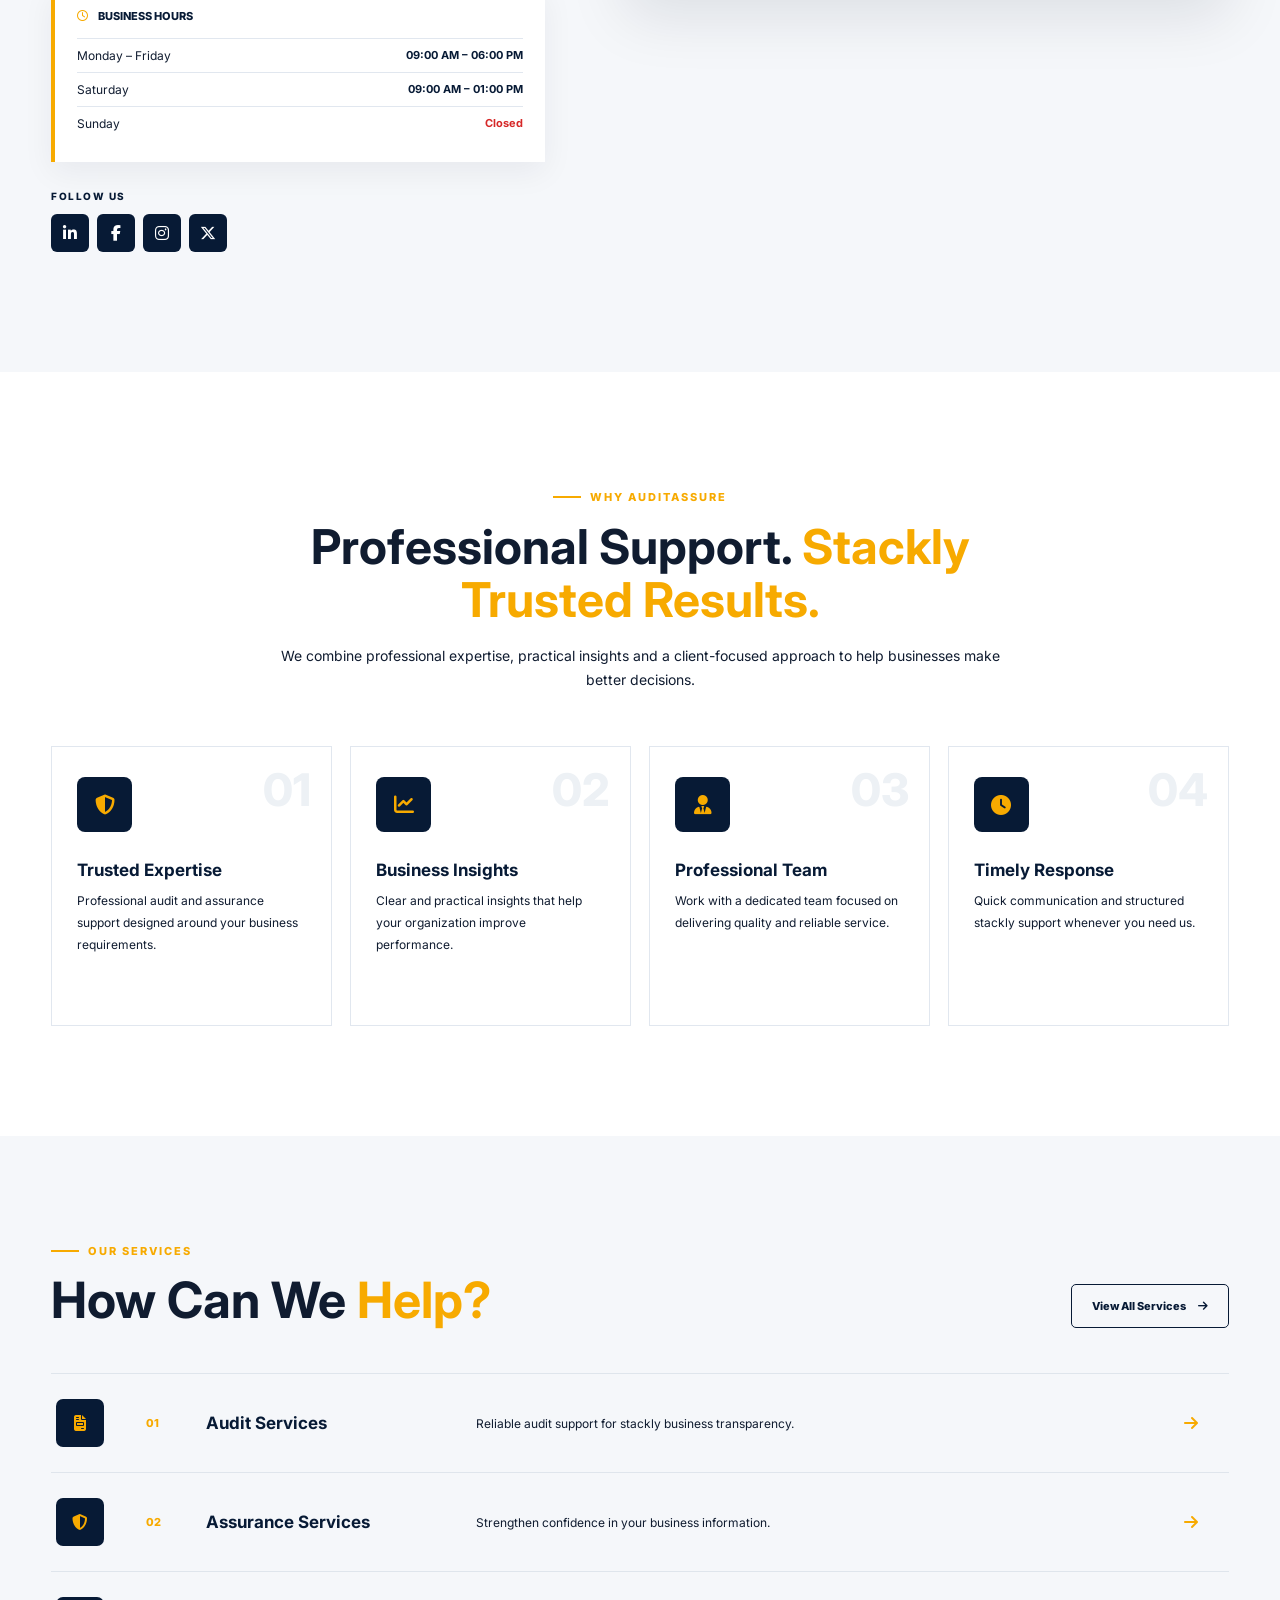
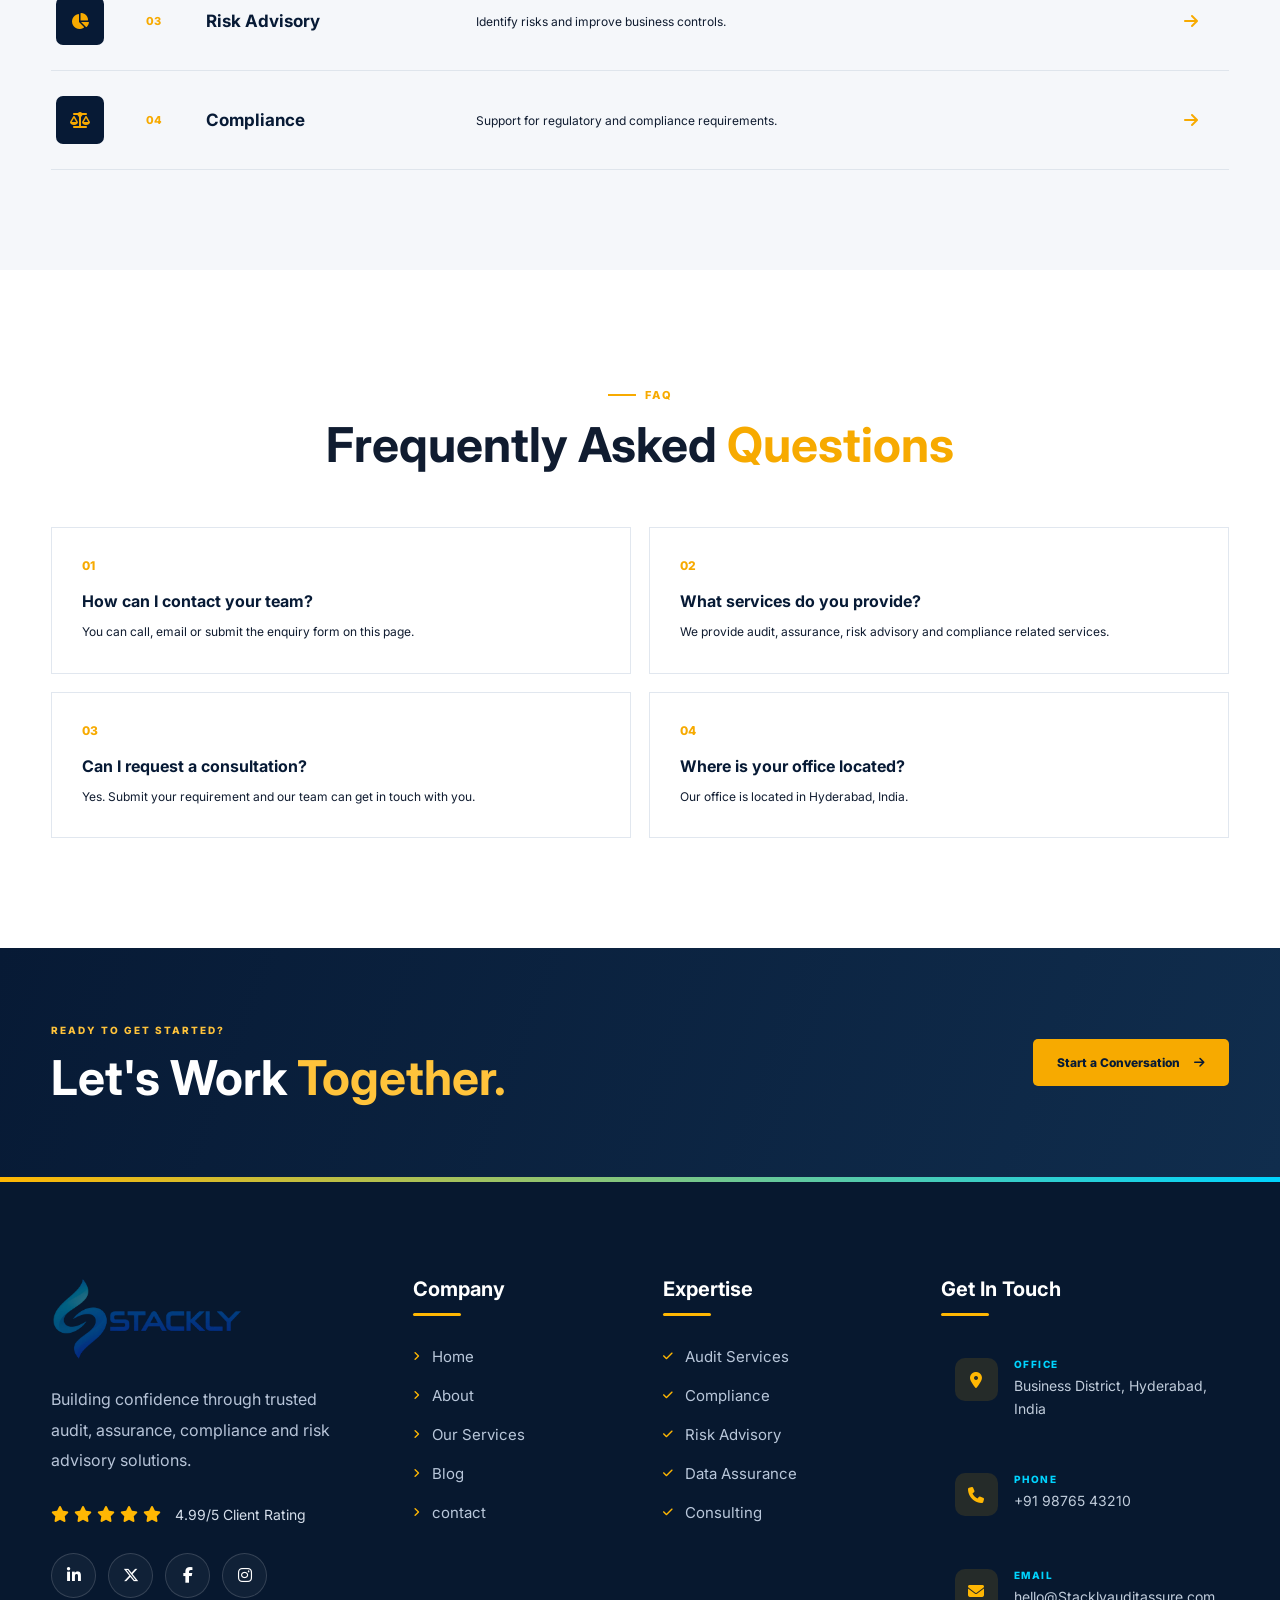
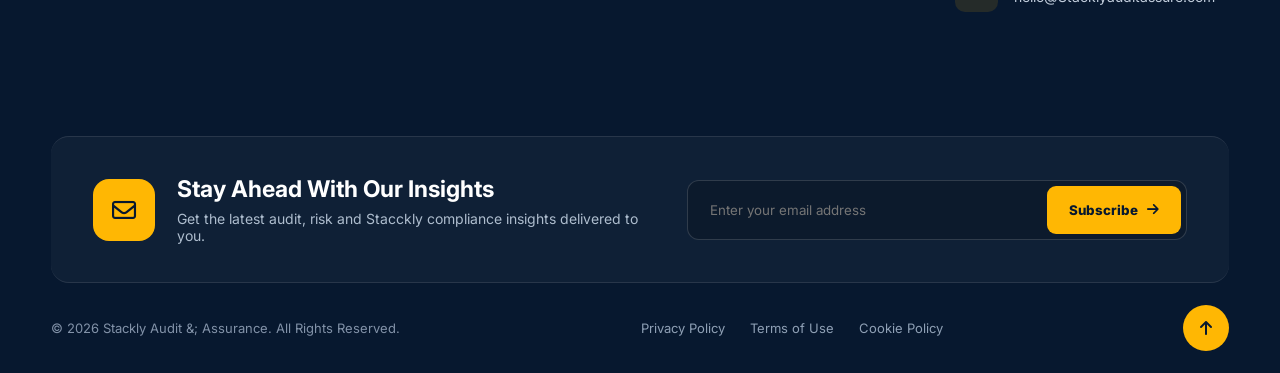
<file: contact.html>
<!DOCTYPE html>
<html lang="en">
<head>
    <meta charset="UTF-8">
    <meta name="viewport" content="width=device-width, initial-scale=1.0">

    <title>AuditAssure | Contact Us</title>

    <meta
        name="description"
        content="Contact AuditAssure for professional audit and assurance services."
    >

    <!-- Google Font -->
    <link
        href="https://fonts.googleapis.com/css2?family=Inter:wght@400;500;600;700;800&display=swap"
        rel="stylesheet"
    >

    <!-- Font Awesome -->
    <link
        rel="stylesheet"
        href="https://cdnjs.cloudflare.com/ajax/libs/font-awesome/6.5.2/css/all.min.css"
    >

    <!-- CSS -->
    <link rel="stylesheet" href="css/contact.css">
</head>

<body>

<!-- =====================================================
     PRELOADER
====================================================== -->

<div class="preloader" id="preloader">

    <div class="loader-wrapper">

        <div class="loader-shield">

            <img
                src="./assets/img-19.webp"
                alt="AuditAssure Logo"
            >

        </div>

        <div class="loader-brand">
            Audit<span>Assure</span>
        </div>

        <div class="loader-line">
            <span></span>
        </div>

    </div>

</div>


<!-- =====================================================
     HEADER
====================================================== -->

<header class="header" id="header">

    <div class="header-container">

        <!-- LOGO -->

        <a href="index.html" class="brand">

            <img
                class="brand-logo"
                src="./assets/img-19.webp"
                alt=""
            >

            <span class="brand-tagline">
                AUDIT | ASSURE | ACHIEVE
            </span>

        </a>


        <!-- DESKTOP / MOBILE NAV -->

        <nav class="nav" id="mainNav">

            <a href="index.html" class="nav-link">
                Home
            </a>

            <a href="about.html" class="nav-link">
                About
            </a>

            <a href="services.html" class="nav-link">
                Services
            </a>

            <a href="blog.html" class="nav-link">
                Blog
            </a>

            <a href="contact.html" class="nav-link ">
                Contact
            </a>

            <a href="login.html" class="nav-btn">
                Login
            </a>

        </nav>


        <!-- MOBILE MENU BUTTON -->

        <button
            type="button"
            class="menu-btn"
            id="menuBtn"
            aria-label="Open navigation menu"
            aria-expanded="false"
        >

            <span class="menu-icon">

                <span></span>
                <span></span>
                <span></span>

            </span>

        </button>

    </div>

</header>


<!-- =====================================================
     HERO
====================================================== -->

<section class="contact-hero" id="home">

    <div class="hero-overlay"></div>

    <div class="hero-pattern"></div>


    <div class="container">

        <div class="hero-content">

            <div class="hero-label">

                <span></span>

                CONTACT AUDITASSURE

            </div>


            <h1>
                Let's Build
                <strong> stackly Trust Together.</strong>
            </h1>


            <p>
                Have questions about audit, assurance, risk,
                compliance or advisory services? Our team is
                ready to help you with reliable professional
                solutions.
            </p>


            <div class="hero-buttons">

                <a
                    href="404.html"
                    class="hero-btn primary"
                >
                    Contact Our Team
                    <i class="fa-solid fa-arrow-right"></i>
                </a>


                <a href="404.html"
                    href="tel:+919876543210"
                    class="hero-btn outline"
                >
                    <i class="fa-solid fa-phone"></i>
                    Call Us
                </a>

            </div>

        </div>

    </div>


    <div class="hero-number">

        <strong>01</strong>

        CONTACT

    </div>

</section>

<!-- =====================================================
     QUICK CONTACT CARDS
====================================================== -->

<section class="quick-contact">

    <div class="container">

        <div class="quick-grid">

            <!-- PHONE -->
            <a href="404.html" class="quick-card">

                <div class="quick-icon">
                    <i class="fa-solid fa-phone"></i>
                </div>

                <div class="quick-info">

                    <span>
                        CALL US
                    </span>

                    <h3>
                        +91 98765 43210
                    </h3>

                    <p>
                        Speak with our team
                    </p>

                </div>

                <i class="fa-solid fa-arrow-right arrow"></i>

            </a>


            <!-- EMAIL -->
            <a href="404.html" class="quick-card">

                <div class="quick-icon">
                    <i class="fa-solid fa-envelope"></i>
                </div>

                <div class="quick-info">

                    <span>
                        EMAIL US
                    </span>

                    <h3>
                        contact@stacklyauditassurance.com
                    </h3>

                    <p>
                        Send us your requirement
                    </p>

                </div>

                <i class="fa-solid fa-arrow-right arrow"></i>

            </a>


            <!-- OFFICE -->
            <a href="404.html" class="quick-card">

                <div class="quick-icon">
                    <i class="fa-solid fa-location-dot"></i>
                </div>

                <div class="quick-info">

                    <span>
                        OUR OFFICE
                    </span>

                    <h3>
                        Hyderabad
                    </h3>

                    <p>
                        Business District, India
                    </p>

                </div>

                <i class="fa-solid fa-arrow-right arrow"></i>

            </a>

        </div>

    </div>

</section>
<!-- =====================================================
     CONTACT MAIN
====================================================== -->

<section class="contact-main" id="contact">

    <div class="container">

        <div class="contact-grid">


            <!-- LEFT -->

            <div class="contact-content">

                <span class="section-tag">
                    GET IN TOUCH
                </span>


                <h2>
                    Let's Start a
                    <span> Stackly Conversation.</span>
                </h2>


                <p class="contact-lead">

                    Whether you need an audit, assurance,
                    compliance review or business advisory,
                    our experienced team is ready to understand
                    your requirements and provide the right
                    solution.

                </p>


                <!-- DETAILS -->

                <div class="details-list">


                    <div class="detail-item">

                        <div class="detail-icon">
                            <i class="fa-solid fa-phone"></i>
                        </div>

                        <div>

                            <small>
                                PHONE
                            </small>

                            <h3>
                                +91 98765 43210
                            </h3>

                            <p>
                                Monday to Friday,
                                9:00 AM – 6:00 PM
                            </p>

                        </div>

                    </div>


                    <div class="detail-item">

                        <div class="detail-icon">
                            <i class="fa-solid fa-envelope"></i>
                        </div>

                        <div>

                            <small>
                                EMAIL
                            </small>

                            <h3>
                                contact@auditassurance.com
                            </h3>

                            <p>
                                Send us your requirements anytime.
                            </p>

                        </div>

                    </div>


                    <div class="detail-item">

                        <div class="detail-icon">
                            <i class="fa-solid fa-location-dot"></i>
                        </div>

                        <div>

                            <small>
                                OFFICE
                            </small>

                            <h3>
                                Hyderabad, India
                            </h3>

                            <p>
                                Business District, Hyderabad.
                            </p>

                        </div>

                    </div>

                </div>


                <!-- HOURS -->

                <div class="hours-box">

                    <div class="hours-title">

                        <i class="fa-regular fa-clock"></i>

                        BUSINESS HOURS

                    </div>


                    <div class="hours-row">

                        <span>
                            Monday – Friday
                        </span>

                        <strong>
                            09:00 AM – 06:00 PM
                        </strong>

                    </div>


                    <div class="hours-row">

                        <span>
                            Saturday
                        </span>

                        <strong>
                            09:00 AM – 01:00 PM
                        </strong>

                    </div>


                    <div class="hours-row">

                        <span>
                            Sunday
                        </span>

                        <strong class="closed">
                            Closed
                        </strong>

                    </div>

                </div>


                <!-- SOCIAL -->

                <div class="contact-social">

                    <span>
                        FOLLOW US
                    </span>


                    <div class="social-links">

                        <a href="404.html" aria-label="LinkedIn">
                            <i class="fa-brands fa-linkedin-in"></i>
                        </a>

                        <a href="404.html" aria-label="Facebook">
                            <i class="fa-brands fa-facebook-f"></i>
                        </a>

                        <a href="404.html" aria-label="Instagram">
                            <i class="fa-brands fa-instagram"></i>
                        </a>

                        <a href="404.html" aria-label="X">
                            <i class="fa-brands fa-x-twitter"></i>
                        </a>

                    </div>

                </div>

            </div>


            <!-- RIGHT FORM -->

            <div class="contact-form-card">

                <div class="form-header">

                    <div>

                        <span>
                            SEND MESSAGE
                        </span>

                        <h3>
                            Tell Us About Your Requirement
                        </h3>

                    </div>


                    <div class="form-badge">

                        <i class="fa-solid fa-paper-plane"></i>

                    </div>

                </div>


                <div class="form-line"></div>
<form id="contactForm">

    <div class="form-row">

        <!-- Full Name -->
        <div class="input-group">
            <label for="name">Full Name</label>

            <div class="input-box">
                <i class="fa-solid fa-user"></i>

                <input
                    type="text"
                    id="name"
                    name="name"
                    placeholder="Your name"
                    required
                >
            </div>
        </div>


        <!-- Email -->
        <div class="input-group">
            <label for="email">Email Address</label>

            <div class="input-box">
                <i class="fa-solid fa-envelope"></i>

                <input
                    type="email"
                    id="email"
                    name="email"
                    placeholder="Your email"
                    required
                >
            </div>
        </div>

    </div>


    <div class="form-row">

        <!-- Phone -->
        <div class="input-group">
            <label for="phone">Phone Number</label>

            <div class="input-box">
                <i class="fa-solid fa-phone"></i>

                <input
                    type="tel"
                    id="phone"
                    name="phone"
                    placeholder="+91"
                >
            </div>
        </div>


        <!-- Service -->
        <div class="input-group">
            <label for="service">Service Required</label>

            <div class="select-box">
                <i class="fa-solid fa-briefcase"></i>

                <select
                    id="service"
                    name="service"
                    required
                >
                    <option value="">
                        Select service
                    </option>

                    <option value="audit">
                        Audit Services
                    </option>

                    <option value="assurance">
                        Assurance Services
                    </option>

                    <option value="risk">
                        Risk Advisory
                    </option>

                    <option value="compliance">
                        Compliance
                    </option>

                    <option value="advisory">
                        Business Advisory
                    </option>
                </select>
            </div>
        </div>

    </div>


    <!-- Message -->
    <div class="input-group">

        <label for="message">
            Your Message
        </label>

        <div class="textarea-box">
            <i class="fa-solid fa-message"></i>

            <textarea
                id="message"
                name="message"
                placeholder="Tell us about your requirement..."
                required
            ></textarea>
        </div>

    </div>


    <!-- Privacy -->
    <label class="privacy-check">

        <input
            type="checkbox"
            id="privacy"
            name="privacy"
            required
        >

        <span>
            I agree to be contacted by
            AuditAssure regarding my enquiry.
        </span>

    </label>


    <!-- Submit Button -->
    <button
        type="submit"
        class="submit-btn"
        id="submitBtn"
    >
        <span>Send Enquiry</span>
        <i class="fa-solid fa-arrow-right"></i>
    </button>


    <!-- Message -->
    <div
        class="form-message"
        id="formMessage"
    ></div>

</form>
            </div>

        </div>

    </div>

</section>


<!-- =====================================================
     WHY CONTACT
====================================================== -->

<section class="why-contact">

    <div class="container">


        <div class="section-heading center">

            <span class="section-tag">
                WHY AUDITASSURE
            </span>

            <h2>
                Professional Support.
                <span>  Stackly Trusted Results.</span>
            </h2>

            <p>
                We combine professional expertise,
                practical insights and a client-focused
                approach to help businesses make better
                decisions.
            </p>

        </div>


        <div class="benefit-grid">


            <div class="benefit-card">

                <span class="benefit-number">
                    01
                </span>

                <div class="benefit-icon">
                    <i class="fa-solid fa-shield-halved"></i>
                </div>

                <h3>
                    Trusted Expertise
                </h3>

                <p>
                    Professional audit and assurance
                    support designed around your
                    business requirements.
                </p>

            </div>


            <div class="benefit-card">

                <span class="benefit-number">
                    02
                </span>

                <div class="benefit-icon">
                    <i class="fa-solid fa-chart-line"></i>
                </div>

                <h3>
                    Business Insights
                </h3>

                <p>
                    Clear and practical insights that
                    help your organization improve
                    performance.
                </p>

            </div>


            <div class="benefit-card">

                <span class="benefit-number">
                    03
                </span>

                <div class="benefit-icon">
                    <i class="fa-solid fa-user-tie"></i>
                </div>

                <h3>
                    Professional Team
                </h3>

                <p>
                    Work with a dedicated team focused
                    on delivering quality and reliable
                    service.
                </p>

            </div>


            <div class="benefit-card">

                <span class="benefit-number">
                    04
                </span>

                <div class="benefit-icon">
                    <i class="fa-solid fa-clock"></i>
                </div>

                <h3>
                    Timely Response
                </h3>

                <p>
                    Quick communication and structured stackly
                    support whenever you need us.
                </p>

            </div>


        </div>

    </div>

</section>

<!-- =====================================================
     SERVICE CONTACT
====================================================== -->

<section class="service-contact">

    <div class="container">

        <div class="service-contact-header">

            <div>

                <span class="section-tag">
                    OUR SERVICES
                </span>

                <h2>
                    How Can We
                    <span>Help?</span>
                </h2>

            </div>

            <a href="404.html" class="small-btn">

                View All Services

                <i class="fa-solid fa-arrow-right"></i>

            </a>

        </div>


        <div class="service-list">

            <!-- SERVICE 01 -->
            <a href="404.html" class="service-line">

                <div class="service-icon">
                    <i class="fa-solid fa-file-invoice"></i>
                </div>

                <div class="service-text">

                    <span>01</span>

                    <h3>
                        Audit Services
                    </h3>

                    <p>
                        Reliable audit support for stackly
                        business transparency.
                    </p>

                </div>

                <i class="fa-solid fa-arrow-right"></i>

            </a>


            <!-- SERVICE 02 -->
            <a href="404.html" class="service-line">

                <div class="service-icon">
                    <i class="fa-solid fa-shield-halved"></i>
                </div>

                <div class="service-text">

                    <span>02</span>

                    <h3>
                        Assurance Services
                    </h3>

                    <p>
                        Strengthen confidence in your
                        business information.
                    </p>

                </div>

                <i class="fa-solid fa-arrow-right"></i>

            </a>


            <!-- SERVICE 03 -->
            <a href="404.html" class="service-line">

                <div class="service-icon">
                    <i class="fa-solid fa-chart-pie"></i>
                </div>

                <div class="service-text">

                    <span>03</span>

                    <h3>
                        Risk Advisory
                    </h3>

                    <p>
                        Identify risks and improve
                        business controls.
                    </p>

                </div>

                <i class="fa-solid fa-arrow-right"></i>

            </a>


            <!-- SERVICE 04 -->
            <a href="404.html" class="service-line">

                <div class="service-icon">
                    <i class="fa-solid fa-scale-balanced"></i>
                </div>

                <div class="service-text">

                    <span>04</span>

                    <h3>
                        Compliance
                    </h3>

                    <p>
                        Support for regulatory and
                        compliance requirements.
                    </p>

                </div>

                <i class="fa-solid fa-arrow-right"></i>

            </a>

        </div>

    </div>

</section>


<!-- =====================================================
     FAQ
====================================================== -->

<section class="faq-section">

    <div class="container">


        <div class="section-heading center">

            <span class="section-tag">
                FAQ
            </span>

            <h2>
                Frequently Asked
                <span>Questions</span>
            </h2>

        </div>


        <div class="faq-grid">


            <div class="faq-card">

                <span>
                    01
                </span>

                <h3>
                    How can I contact your team?
                </h3>

                <p>
                    You can call, email or submit
                    the enquiry form on this page.
                </p>

            </div>


            <div class="faq-card">

                <span>
                    02
                </span>

                <h3>
                    What services do you provide?
                </h3>

                <p>
                    We provide audit, assurance,
                    risk advisory and compliance
                    related services.
                </p>

            </div>


            <div class="faq-card">

                <span>
                    03
                </span>

                <h3>
                    Can I request a consultation?
                </h3>

                <p>
                    Yes. Submit your requirement and
                    our team can get in touch with you.
                </p>

            </div>


            <div class="faq-card">

                <span>
                    04
                </span>

                <h3>
                    Where is your office located?
                </h3>

                <p>
                    Our office is located in
                    Hyderabad, India.
                </p>

            </div>


        </div>

    </div>

</section>


<!-- =====================================================
     FINAL CTA
====================================================== -->

<section class="final-cta">

    <div class="container">

        <div class="cta-content">

            <div>

                <span>
                    READY TO GET STARTED?
                </span>

                <h2>
                    Let's Work
                    <strong>Together.</strong>
                </h2>

            </div>


            <a
                href="404.html"
                class="cta-btn"
            >

                Start a Conversation

                <i class="fa-solid fa-arrow-right"></i>

            </a>

        </div>

    </div>

</section>


<!-- =====================================================
     PROFESSIONAL FOOTER
===================================================== -->

<footer class="audit-footer">

    <!-- Animated Top Line -->
    <div class="footer-top-line"></div>


    <!-- =================================================
         MAIN FOOTER
    ================================================= -->

    <div class="footer-container">


        <!-- =================================================
             BRAND COLUMN
        ================================================= -->

        <div class="footer-brand">

               <a href="index.html" class="brand">

        <img
            class="brand-logo"
            src="./assets/img-20.webp"
            alt="AuditAssure Logo"
        >

    </a>


            <p>
                Building confidence through trusted audit,
                assurance, compliance and risk advisory
                solutions.
            </p>


            <!-- Rating -->

            <div class="footer-rating">

                <div class="footer-stars">

                    <i class="fa-solid fa-star"></i>
                    <i class="fa-solid fa-star"></i>
                    <i class="fa-solid fa-star"></i>
                    <i class="fa-solid fa-star"></i>
                    <i class="fa-solid fa-star"></i>

                </div>

                <span>
                    4.99/5 Client Rating
                </span>

            </div>


            <!-- Social Icons -->

            <div class="footer-social">

                <a href="404.html" aria-label="LinkedIn">
                    <i class="fa-brands fa-linkedin-in"></i>
                </a>

                <a href="404.html" aria-label="X">
                    <i class="fa-brands fa-x-twitter"></i>
                </a>

                <a href="404.html" aria-label="Facebook">
                    <i class="fa-brands fa-facebook-f"></i>
                </a>

                <a href="404.html" aria-label="Instagram">
                    <i class="fa-brands fa-instagram"></i>
                </a>

            </div>

        </div>



        <!-- =================================================
             COMPANY
        ================================================= -->

        <div class="footer-column">

            <h2>
                Company
            </h2>

            <span class="footer-heading-line"></span>


            <ul>

                <li>
                    <a href="index.html">
                        <i class="fa-solid fa-angle-right"></i>
                        <span>Home</span>
                    </a>
                </li>

                <li>
                    <a href="about.html">
                        <i class="fa-solid fa-angle-right"></i>
                        <span>About </span>
                    </a>
                </li>

                <li>
                    <a href="services.html">
                        <i class="fa-solid fa-angle-right"></i>
                        <span>Our Services</span>
                    </a>
                </li>

                

                <li>
                    <a href="blog.html">
                        <i class="fa-solid fa-angle-right"></i>
                        <span>Blog</span>
                    </a>
                </li>

                 <li>
                    <a href="contact.html">
                        <i class="fa-solid fa-angle-right"></i>
                        <span>contact</span>
                    </a>
                </li>




            </ul>

        </div>



        <!-- =================================================
             EXPERTISE
        ================================================= -->

        <div class="footer-column">

            <h2>
                Expertise
            </h2>

            <span class="footer-heading-line"></span>


            <ul>

                <li>
                    <a href="services.html#audit">
                        <i class="fa-solid fa-check"></i>
                        <span>Audit Services</span>
                    </a>
                </li>

                <li>
                    <a href="about.html">
                        <i class="fa-solid fa-check"></i>
                        <span>Compliance</span>
                    </a>
                </li>

                <li>
                    <a href="services.html">
                        <i class="fa-solid fa-check"></i>
                        <span>Risk Advisory</span>
                    </a>
                </li>

                <li>
                    <a href="404.html">
                        <i class="fa-solid fa-check"></i>
                        <span>Data Assurance</span>
                    </a>
                </li>

                <li>
                    <a href="contact.html">
                        <i class="fa-solid fa-check"></i>
                        <span>Consulting</span>
                    </a>
                </li>

            </ul>

        </div>



        <!-- =================================================
             CONTACT
        ================================================= -->

        <div class="footer-column footer-contact">

            <h2>
                Get In Touch
            </h2>

            <span class="footer-heading-line"></span>


            <!-- Location -->

            <div class="footer-contact-item">

                <div class="contact-icon">

                    <i class="fa-solid fa-location-dot"></i>

                </div>

                <div>

                    <small>
                        OFFICE
                    </small>

                    <p>
                        Business District,
                        Hyderabad, India
                    </p>

                </div>

            </div>


            <!-- Phone -->

            <div class="footer-contact-item">

                <div class="contact-icon">

                    <i class="fa-solid fa-phone"></i>

                </div>

                <div>

                    <small>
                        PHONE
                    </small>

                    <p>
                        +91 98765 43210
                    </p>

                </div>

            </div>


            <!-- Email -->

            <div class="footer-contact-item">

                <div class="contact-icon">

                    <i class="fa-solid fa-envelope"></i>

                </div>

                <div>

                    <small>
                        EMAIL
                    </small>

                    <p>
                        hello@Stacklyauditassure.com
                    </p>

                </div>

            </div>

        </div>

    </div>



    <!-- =================================================
         NEWSLETTER
    ================================================= -->

    <div class="footer-newsletter">


        <div class="newsletter-content">

            <div class="newsletter-icon">

                <i class="fa-regular fa-envelope"></i>

            </div>


            <div>

                <h2>
                    Stay Ahead With Our Insights
                </h2>

                <p>
                    Get the latest audit, risk and Stacckly
                    compliance insights delivered to you.
                </p>

            </div>

        </div>

<form
    class="newsletter-form"
    id="newsletterForm"
>
    <input
        type="email"
        id="newsletterEmail"
        placeholder="Enter your email address"
        required
    >

    <button
        type="submit"
    >
        Subscribe
        <i class="fa-solid fa-arrow-right"></i>
    </button>

    <p id="newsletterMessage"></p>
</form>

    </div>



    <!-- =================================================
         FOOTER BOTTOM
    ================================================= -->

    <div class="footer-bottom">


        <p>
            © 2026 Stackly Audit &; Assurance.
            All Rights Reserved.
        </p>


        <div class="footer-bottom-links">

            <a href="404.html">
                Privacy Policy
            </a>

            <a href="404.html">
                Terms of Use
            </a>

            <a href="404.html">
                Cookie Policy
            </a>

        </div>


        <a
            href="#home"
            class="back-top"
            aria-label="Back to top"
        >

            <i class="fa-solid fa-arrow-up"></i>

        </a>

    </div>

</footer>


<!-- JS -->
<script src="./javascript/contact.js"></script>

</body>
</html>
</file>
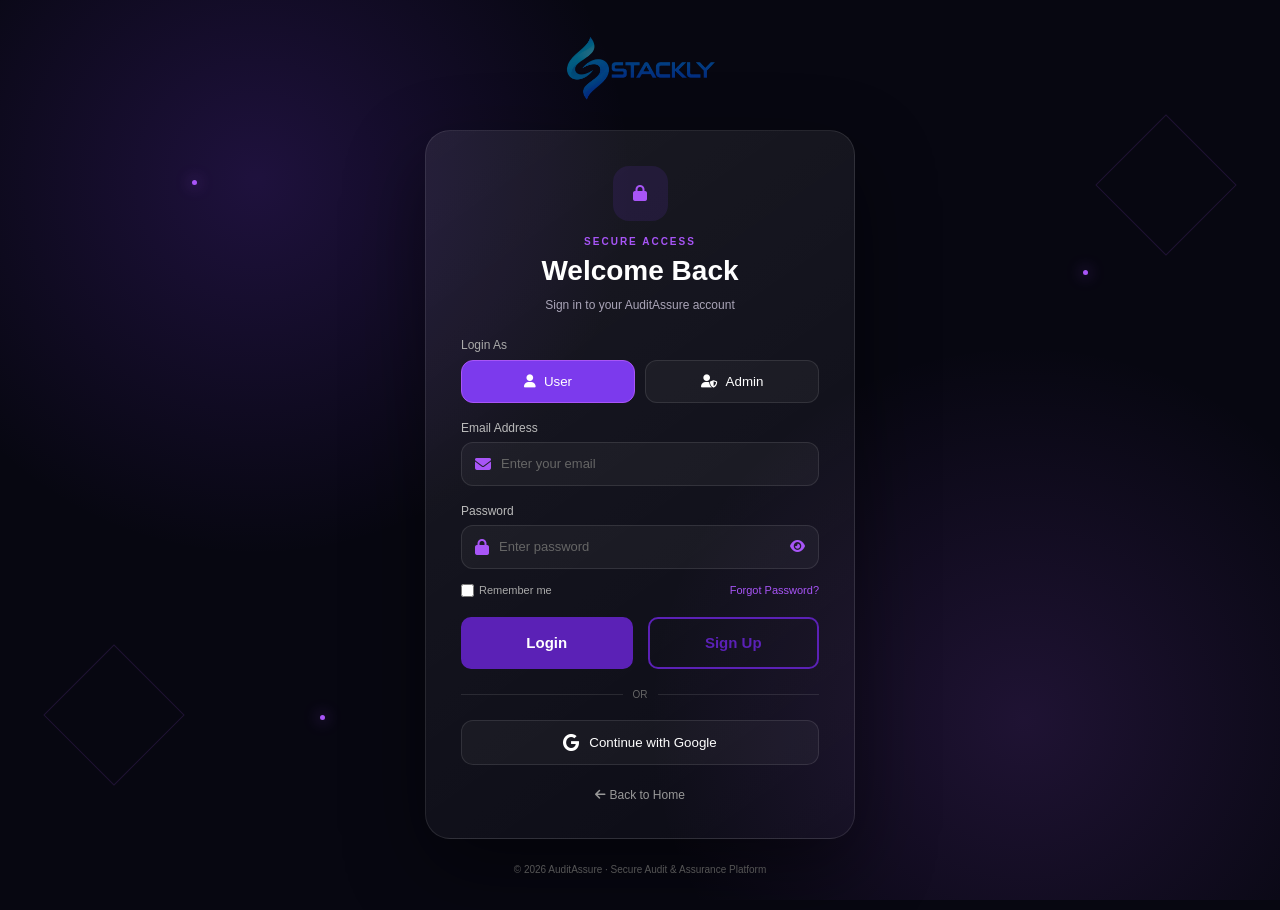
<file: login.html>
<!DOCTYPE html>
<html lang="en">

<head>

    <meta charset="UTF-8">

    <meta
        name="viewport"
        content="width=device-width, initial-scale=1.0"
    >

    <title>Login | AuditAssure</title>

    <link
        rel="stylesheet"
        href="https://cdnjs.cloudflare.com/ajax/libs/font-awesome/6.5.2/css/all.min.css"
    >

    <link rel="stylesheet" href="css/login.css">

</head>

<body>

    <div class="login-background">

        <span class="dot d1"></span>
        <span class="dot d2"></span>
        <span class="dot d3"></span>

        <span class="square s1"></span>
        <span class="square s2"></span>

    </div>


    <main class="login-page">

        <!-- LOGO -->
<a href="index.html" class="logo">
    <img src="./assets/img-20.webp" alt="AuditAssure Logo" class="logo-image">
</a>


        <!-- LOGIN CARD -->

        <section class="login-card">

            <div class="login-heading">

                <div class="lock-icon">

                    <i class="fa-solid fa-lock"></i>

                </div>

                <p>SECURE ACCESS</p>

                <h1>
                    Welcome Back
                </h1>

                <span>
                    Sign in to your AuditAssure account
                </span>

            </div>


            <!-- ROLE -->

            <div class="role-title">

                <span>Login As</span>

            </div>


            <div class="role-selector">

                <button
                    class="role active"
                    data-role="user"
                >

                    <i class="fa-solid fa-user"></i>

                    <span>User</span>

                </button>


                <button
                    class="role"
                    data-role="admin"
                >

                    <i class="fa-solid fa-user-shield"></i>

                    <span>Admin</span>

                </button>

            </div>


            <!-- FORM -->

            <form id="loginForm">

                <input
                    type="hidden"
                    id="selectedRole"
                    value="user"
                >


                <div class="input-box">

                    <label>Email Address</label>

                    <div class="input">

                        <i class="fa-solid fa-envelope"></i>

                        <input
                            type="email"
                            id="email"
                            placeholder="Enter your email"
                            required
                        >

                    </div>

                </div>


          <div class="input-box">

    <label for="password">Password</label>

    <div class="input">

        <i class="fa-solid fa-lock"></i>

        <input
            type="password"
            id="password"
            name="password"
            placeholder="Enter password"
            required
        >

        <button
            type="button"
            id="passwordToggle"
            class="password-toggle"
            aria-label="Show password"
        >
            <i class="fa-solid fa-eye"></i>
        </button>

    </div>

</div>


                <div class="remember">

                    <label>

                        <input
                            type="checkbox"
                            id="remember"
                        >

                        Remember me

                    </label>

                    <a href="404.html">
                        Forgot Password?
                    </a>

                </div>

<div class="auth-buttons">

    <!-- Login Button -->
    <button
        type="submit"
        class="login-btn"
    >
        <span>Login</span>
    </button>

    <!-- Sign Up Button -->
    <button
        type="button"
        class="signup-btn"
        onclick="window.location.href='signup.html'"
    >
        <span>Sign Up</span>
        <!-- <i class="fa-solid fa-arrow-right"></i> -->
    </button>

</div>

            </form>


            <!-- GOOGLE -->

            <div class="or">

                <span></span>

                <p>OR</p>

                <span></span>

            </div>
<button
    class="google-btn"
    type="button"
    onclick="window.location.href='404.html'"
>
    <i class="fa-brands fa-google"></i>
    Continue with Google
</button>


            <div class="back-home">

                <a href="index.html">

                    <i class="fa-solid fa-arrow-left"></i>

                    Back to Home

                </a>

            </div>

        </section>


        <footer>

            © 2026 AuditAssure · Secure Audit & Assurance Platform

        </footer>

    </main>


    <script src="./javascript/login.js"></script>

</body>

</html>
</file>
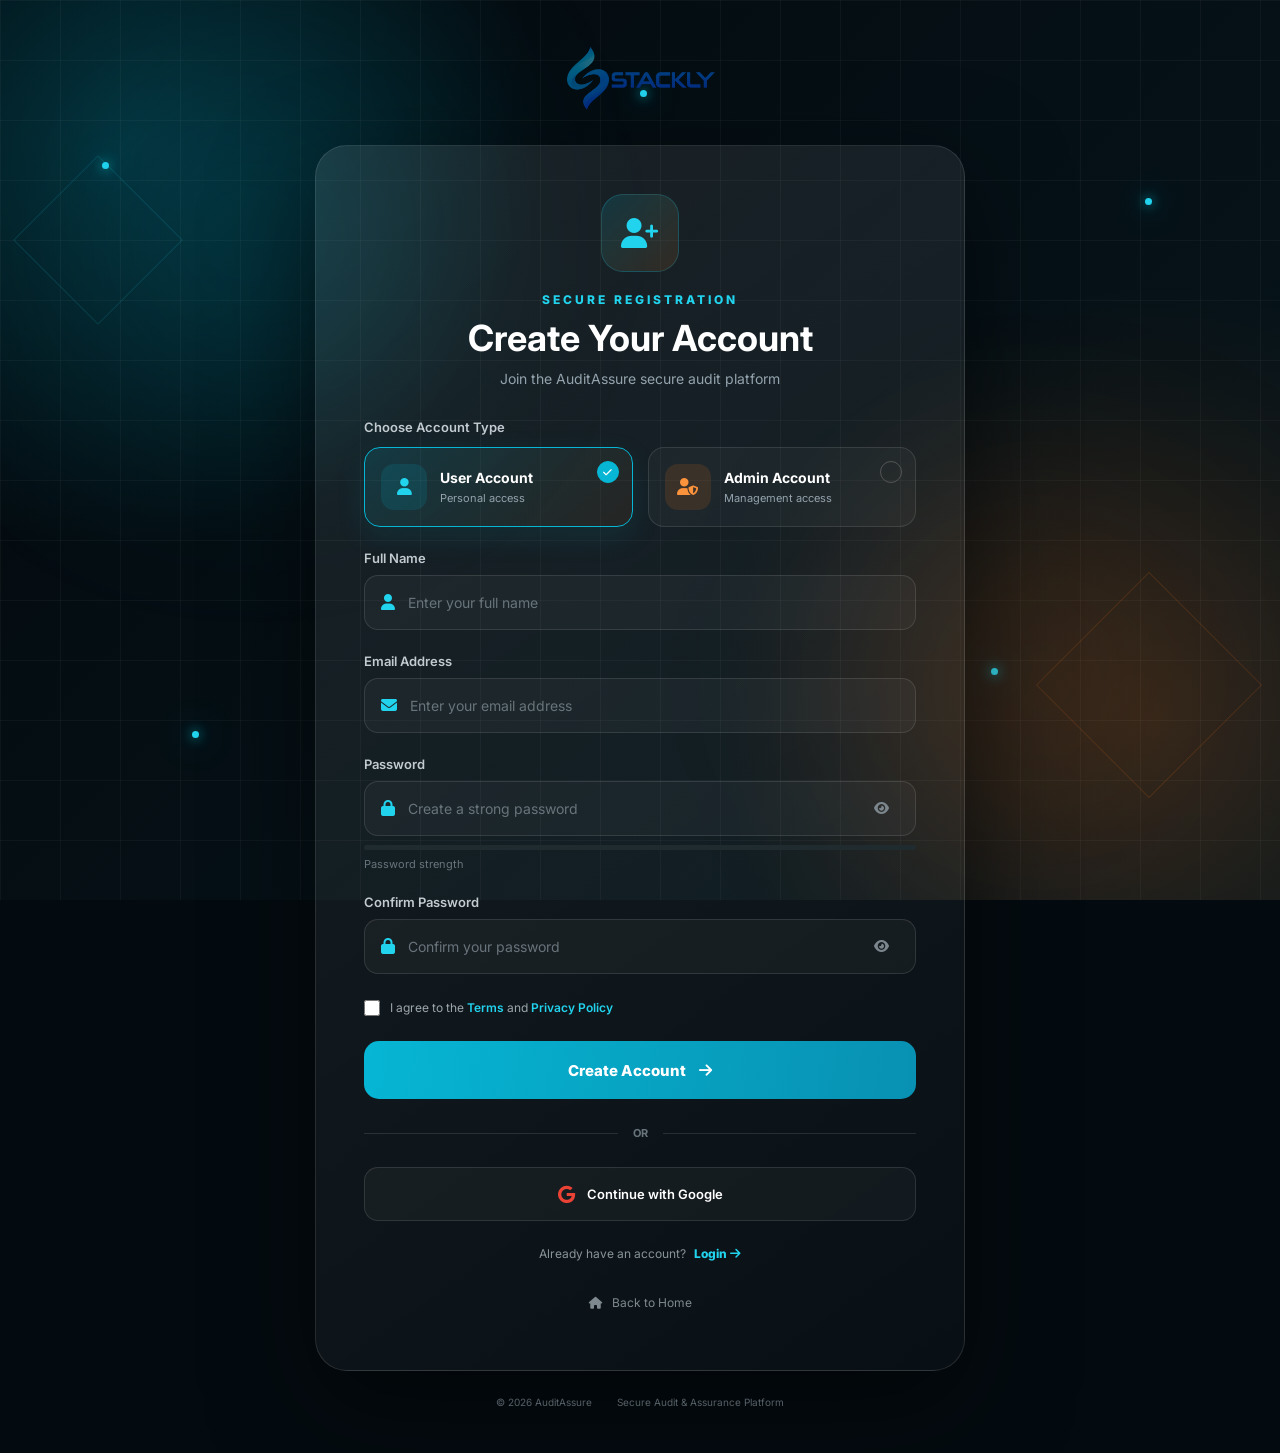
<file: signup.html>
<!DOCTYPE html>
<html lang="en">
<head>
    <meta charset="UTF-8">
    <meta name="viewport" content="width=device-width, initial-scale=1.0">

    <title>Create Account | AuditAssure</title>

    <!-- Google Font -->
    <link rel="preconnect" href="https://fonts.googleapis.com">
    <link
        href="https://fonts.googleapis.com/css2?family=Inter:wght@400;500;600;700;800&display=swap"
        rel="stylesheet"
    >

    <!-- Font Awesome -->
    <link
        rel="stylesheet"
        href="https://cdnjs.cloudflare.com/ajax/libs/font-awesome/6.5.2/css/all.min.css"
    >

    <!-- Signup CSS -->
    <link rel="stylesheet" href="css/signup.css">
</head>

<body>

    <!-- ================= BACKGROUND ================= -->

    <div class="signup-bg">

        <div class="bg-grid"></div>

        <span class="bg-dot dot1"></span>
        <span class="bg-dot dot2"></span>
        <span class="bg-dot dot3"></span>
        <span class="bg-dot dot4"></span>
        <span class="bg-dot dot5"></span>

        <span class="bg-square square1"></span>
        <span class="bg-square square2"></span>

        <div class="glow glow1"></div>
        <div class="glow glow2"></div>

    </div>


    <!-- ================= MAIN ================= -->

    <main class="signup-page">

        <!-- ================= BRAND ================= -->

             <!-- LOGO -->
<a href="index.html" class="logo">
    <img src="./assets/img-20.webp" alt="AuditAssure Logo" class="logo-image">
</a>



        <!-- ================= CARD ================= -->

        <section class="signup-card">

            <!-- HEADER -->

            <div class="signup-heading">

                <div class="signup-icon">
                    <i class="fa-solid fa-user-plus"></i>
                </div>

                <p class="heading-label">
                    SECURE REGISTRATION
                </p>

                <h1>
                    Create Your Account
                </h1>

                <p class="heading-text">
                    Join the AuditAssure secure audit platform
                </p>

            </div>


            <!-- ================= ROLE ================= -->

            <div class="section-label">
                <span>Choose Account Type</span>
            </div>


            <div class="role-container">

                <!-- USER -->

                <button
                    type="button"
                    class="role-card active"
                    data-role="user"
                >

                    <span class="role-icon user-icon">
                        <i class="fa-solid fa-user"></i>
                    </span>

                    <span class="role-content">
                        <strong>User Account</strong>
                        <small>Personal access</small>
                    </span>

                    <span class="role-check">
                        <i class="fa-solid fa-check"></i>
                    </span>

                </button>


                <!-- ADMIN -->

                <button
                    type="button"
                    class="role-card"
                    data-role="admin"
                >

                    <span class="role-icon admin-icon">
                        <i class="fa-solid fa-user-shield"></i>
                    </span>

                    <span class="role-content">
                        <strong>Admin Account</strong>
                        <small>Management access</small>
                    </span>

                    <span class="role-check">
                        <i class="fa-solid fa-check"></i>
                    </span>

                </button>

            </div>


            <!-- ================= FORM ================= -->

            <form id="signupForm">

                <input
                    type="hidden"
                    id="accountRole"
                    value="user"
                >


                <!-- NAME -->

                <div class="input-group">

                    <label for="fullName">
                        Full Name
                    </label>

                    <div class="input-wrapper">

                        <i class="fa-solid fa-user"></i>

                        <input
                            type="text"
                            id="fullName"
                            placeholder="Enter your full name"
                            autocomplete="name"
                            required
                        >

                    </div>

                </div>


                <!-- EMAIL -->

                <div class="input-group">

                    <label for="email">
                        Email Address
                    </label>

                    <div class="input-wrapper">

                        <i class="fa-solid fa-envelope"></i>

                        <input
                            type="email"
                            id="email"
                            placeholder="Enter your email address"
                            autocomplete="email"
                            required
                        >

                    </div>

                </div>


                <!-- PASSWORD -->

                <div class="input-group">

                    <label for="password">
                        Password
                    </label>

                    <div class="input-wrapper">

                        <i class="fa-solid fa-lock"></i>

                        <input
                            type="password"
                            id="password"
                            placeholder="Create a strong password"
                            autocomplete="new-password"
                            required
                        >

                        <button
                            type="button"
                            class="eye-btn"
                            data-target="password"
                            aria-label="Show password"
                        >
                            <i class="fa-solid fa-eye"></i>
                        </button>

                    </div>

                </div>


                <!-- STRENGTH -->

                <div class="strength-container">

                    <div class="strength-bar">
                        <span id="strengthBar"></span>
                    </div>

                    <small id="strengthText">
                        Password strength
                    </small>

                </div>


                <!-- CONFIRM PASSWORD -->

                <div class="input-group">

                    <label for="confirmPassword">
                        Confirm Password
                    </label>

                    <div class="input-wrapper">

                        <i class="fa-solid fa-lock"></i>

                        <input
                            type="password"
                            id="confirmPassword"
                            placeholder="Confirm your password"
                            autocomplete="new-password"
                            required
                        >

                        <button
                            type="button"
                            class="eye-btn"
                            data-target="confirmPassword"
                            aria-label="Show confirm password"
                        >
                            <i class="fa-solid fa-eye"></i>
                        </button>

                    </div>

                </div>


                <!-- TERMS -->

                <label class="terms">

                    <input
                        type="checkbox"
                        id="terms"
                        required
                    >

                    <span>
                        I agree to the
                        <a href="#" onclick="return false;">Terms</a>
                        and
                        <a href="#" onclick="return false;">
                            Privacy Policy
                        </a>
                    </span>

                </label>


                <!-- CREATE ACCOUNT -->

                <button
                    type="submit"
                    class="create-btn"
                    id="createBtn"
                >
                    <span>Create Account</span>
                    <i class="fa-solid fa-arrow-right"></i>
                </button>

            </form>


            <!-- ================= DIVIDER ================= -->

            <div class="divider">

                <span></span>

                <p>OR</p>

                <span></span>

            </div>


            <!-- ================= GOOGLE ================= -->

            <a href="404.html" class="google-btn" id="googleSignup">
                <span class="google-logo">
                    <i class="fa-brands fa-google"></i>
                </span>

                <span>
                    Continue with Google
                </span>
            </a>

            <!-- ================= LOGIN ================= -->

            <div class="login-link">

                <span>
                    Already have an account?
                </span>

                <a href="login.html">
                    Login
                    <i class="fa-solid fa-arrow-right"></i>
                </a>

            </div>


            <!-- ================= HOME ================= -->

            <a href="index.html" class="back-home">

                <i class="fa-solid fa-house"></i>

                <span>
                    Back to Home
                </span>

            </a>

        </section>


        <!-- ================= FOOTER ================= -->

        <footer>

            <span>
                © <span id="year"></span> AuditAssure
            </span>

            <span>
                Secure Audit & Assurance Platform
            </span>

        </footer>

    </main>


    <!-- ================= JS ================= -->

    <script src="./javascript/signup.js"></script>

</body>
</html>
</file>
<file: css/style.css>
/* =========================================================
   ROOT
========================================================= */

:root {

    --navy: #071a35;
    --navy-2: #0c294d;

    --gold: #f7aa00;
    --gold-2: #ffc33b;

    --gold-light: #ffc33b;

    --white: #ffffff;

    --light: #f5f7fa;

    --text: #101c30;

    --muted: #667085;

    --border: #e1e7ef;

    --green: #159447;

    --danger: #d62828;

    --shadow:
        0 16px 40px rgba(7, 26, 53, 0.12);

    --radius: 14px;

}


/* =========================================================
   RESET
========================================================= */

* {

    margin: 0;

    padding: 0;

    box-sizing: border-box;

}


html {

    scroll-behavior: smooth;

    scroll-padding-top: 80px;

}


body {

    font-family: "Inter", sans-serif;

    color: var(--text);

    background: #ffffff;

    overflow-x: hidden;

}


body.menu-open {

    overflow: hidden;

}


a {

    color: inherit;

    text-decoration: none;

}


button,
input,
select,
textarea {

    font-family: inherit;

}


img {

    max-width: 100%;

}


.container {

    width: min(1200px, 92%);

    margin: auto;

}


/* =========================================================
   PRELOADER
========================================================= */

.preloader {

    position: fixed;

    inset: 0;

    width: 100%;

    height: 100vh;

    display: flex;

    align-items: center;

    justify-content: center;

    background: #f7faff;

    z-index: 999999;

    opacity: 1;

    visibility: visible;

    pointer-events: all;

    transition:
        opacity .7s ease,
        visibility .7s ease;

}


.preloader.hide {

    opacity: 0;

    visibility: hidden;

    pointer-events: none;

}


.loader-wrapper {

    display: flex;

    flex-direction: column;

    align-items: center;

    justify-content: center;

    text-align: center;

}


.loader-shield {

    width: 100px;

    height: 100px;

    display: flex;

    align-items: center;

    justify-content: center;

    background: #fff;

    border-radius: 25px;

    border: 1px solid #e3e9f5;

    box-shadow:
        0 15px 40px rgba(7, 26, 53, .15),
        0 0 0 8px rgba(247, 170, 0, .06);

    overflow: hidden;

    animation: loaderFloat 2s ease-in-out infinite;

}


.loader-shield img {

    width: 82px;

    height: 82px;

    object-fit: contain;

}


.loader-brand {

    margin-top: 18px;

    margin-bottom: 24px;

    font-size: 30px;

    font-weight: 800;

    color: var(--navy);

}


.loader-brand span {

    color: var(--gold);

}


.loader-line {

    position: relative;

    width: 230px;

    height: 5px;

    border-radius: 20px;

    background: #e5eaf1;

    overflow: hidden;

}


.loader-line span {

    position: absolute;

    top: 0;

    left: -50%;

    width: 50%;

    height: 100%;

    border-radius: 20px;

    background:
        linear-gradient(
            90deg,
            var(--navy),
            var(--gold),
            var(--navy)
        );

    animation: loaderLine 1.5s ease-in-out infinite;

}


@keyframes loaderFloat {

    0%,
    100% {

        transform: translateY(0);

    }

    50% {

        transform: translateY(-8px);

    }

}


@keyframes loaderLine {

    0% {

        left: -50%;

    }

    50% {

        left: 30%;

    }

    100% {

       

    }

}


/* =========================================================
   HEADER
========================================================= */

.header {

    position: fixed;

    top: 0;

    left: 0;

    width: 100%;

    z-index: 9999;

    background:
        rgba(255,255,255,.97);

    border-bottom:
        1px solid rgba(7,26,53,.08);

    transition:
        background .3s ease,
        box-shadow .3s ease;

}


.header.scrolled {

    background:
        rgba(255,255,255,.98);

    box-shadow:
        0 8px 30px rgba(7,26,53,.10);

}


.header-container {

    width: min(1200px,92%);

    margin: auto;

    min-height: 78px;

    display: flex;

    align-items: center;

    justify-content: space-between;

}


/* =========================================================
   LOGO
========================================================= */

.brand {

    display: flex;

    flex-direction: column;

    align-items: flex-start;

    justify-content: center;

    gap: 3px;

    flex-shrink: 0;

}


.brand-logo {

    width: 145px;

    height: 48px;

    object-fit: contain;

    object-position: left center;

    display: block;

    transition:
        transform .3s ease;

}


.brand:hover .brand-logo {

    transform: scale(1.03);

}


.brand-tagline {

    margin-left: 3px;

    font-size: 8px;

    font-weight: 600;

    letter-spacing: 1.5px;

    color: #7d8798;

    white-space: nowrap;

}


/* =========================================================
   NAV
========================================================= */

.nav {

    display: flex;

    align-items: center;

    gap: 30px;

}


.nav-link {

    position: relative;

    color: var(--navy);

    font-size: 15px;

    font-weight: 600;

    padding: 10px 0;

    transition: color .3s ease;

}


.nav-link::after {

    content: "";

    position: absolute;

    left: 0;

    bottom: 2px;

    width: 0;

    height: 2px;

    background: var(--gold);

    transition: width .3s ease;

}


.nav-link:hover,
.nav-link.active {

    color: var(--gold);

}


.nav-link:hover::after,
.nav-link.active::after {

    width: 100%;

}


/* =========================================================
   LOGIN
========================================================= */

.nav-btn {

    display: inline-flex;

    align-items: center;

    justify-content: center;

    min-width: 90px;

    padding: 11px 20px;

    border-radius: 7px;

    background: var(--navy);

    color: #fff;

    font-size: 14px;

    font-weight: 700;

    transition: .3s ease;

}


.nav-btn:hover {

    background: var(--gold);

    color: var(--navy);

    transform: translateY(-2px);

    box-shadow:
        0 8px 20px rgba(247,170,0,.25);

}


/* =========================================================
   MENU BUTTON
========================================================= */

.menu-btn {

    display: none;

    width: 44px;

    height: 44px;

    border: 0;

    outline: none;

    background: transparent;

    cursor: pointer;

    align-items: center;

    justify-content: center;

    border-radius: 8px;

    position: relative;

    z-index: 10001;

}


.menu-icon {

    width: 25px;

    height: 20px;

    position: relative;

    display: flex;

    flex-direction: column;

    justify-content: space-between;

}


.menu-icon span {

    width: 100%;

    height: 2.5px;

    display: block;

    border-radius: 10px;

    background: var(--navy);

    transition:
        transform .3s ease,
        opacity .25s ease;

}


/* =========================================================
   HAMBURGER → X
========================================================= */

.menu-btn.active .menu-icon span:nth-child(1) {

    transform:
        translateY(8.7px)
        rotate(45deg);

}


.menu-btn.active .menu-icon span:nth-child(2) {

    opacity: 0;

    transform: scaleX(0);

}


.menu-btn.active .menu-icon span:nth-child(3) {

    transform:
        translateY(-8.7px)
        rotate(-45deg);

}
/* =====================================================
   HERO SECTION
===================================================== */

.hero {
    position: relative;
    width: 100%;
    min-height: 720px;

    display: flex;
    align-items: center;

    padding: 100px 7%;

    overflow: hidden;

    background: #07182f;
}


/* =====================================================
   BACKGROUND IMAGE
===================================================== */
.hero-background {
    position: absolute;
    inset: 0;

    width: 100%;
    height: 100%;

    object-fit: cover;
    object-position: center;

    z-index: 0;

    filter: none !important;

    animation: backgroundZoom 12s ease-in-out infinite alternate;
}




/* =====================================================
   DARK OVERLAY
===================================================== */

.hero-overlay {
    position: absolute;
    inset: 0;

    background: rgba(7, 24, 47, 0.58);

    z-index: 1;
}


/* =====================================================
   HERO CONTENT
===================================================== */

.hero-content {
    position: relative;
    z-index: 2;

    width: 65%;
    max-width: 760px;

    animation: heroContent 0.9s ease forwards;
}


/* =====================================================
   EYEBROW
===================================================== */

.eyebrow {
    display: flex;
    align-items: center;

    gap: 12px;

    margin-bottom: 22px;

    color: #ffffff;

    font-size: 14px;
    font-weight: 600;

    letter-spacing: 1px;

    animation: fadeUp 0.8s ease 0.1s both;
}

.eyebrow-line {
    width: 40px;
    height: 2px;

    display: inline-block;

    background: #d4a72c;
}


/* =====================================================
   HEADING
===================================================== */

.hero h1 {
    margin: 0;

    color: #ffffff;

    font-size: clamp(44px, 5vw, 72px);

    line-height: 1.08;

    font-weight: 800;

    letter-spacing: -2px;

    animation: fadeUp 0.8s ease 0.2s both;
}

.hero h1 span {
    color: #d4a72c;
}


/* =====================================================
   DESCRIPTION
===================================================== */

.hero-copy {
    max-width: 620px;

    margin: 28px 0;

    color: rgba(255, 255, 255, 0.88);

    font-size: 17px;

    line-height: 1.8;

    animation: fadeUp 0.8s ease 0.3s both;
}


/* =====================================================
   BUTTONS
===================================================== */

.hero-buttons {
    display: flex;
    align-items: center;

    gap: 15px;

    margin-top: 28px;

    animation: fadeUp 0.8s ease 0.4s both;
}


.btn {
    display: inline-flex;

    align-items: center;
    justify-content: center;

    min-width: 145px;

    padding: 14px 24px;

    border-radius: 5px;

    text-decoration: none;

    font-size: 14px;
    font-weight: 700;

    transition: all 0.3s ease;
}


/* PRIMARY BUTTON */

.btn-primary {
    color: #07182f;

    background: #d4a72c;

    border: 1px solid #d4a72c;
}

.btn-primary:hover {
    background: #ffffff;

    border-color: #ffffff;

    transform: translateY(-3px);
}


/* OUTLINE BUTTON */

.btn-outline {
    color: #ffffff;

    background: transparent;

    border: 1px solid rgba(255, 255, 255, 0.8);
}

.btn-outline:hover {
    color: #07182f;

    background: #ffffff;

    border-color: #ffffff;

    transform: translateY(-3px);
}


/* =====================================================
   TRUST INFORMATION
===================================================== */

.hero-trust {
    display: flex;

    align-items: center;

    gap: 25px;

    margin-top: 45px;

    animation: fadeUp 0.8s ease 0.5s both;
}


.trust-item {
    display: flex;

    flex-direction: column;

    gap: 5px;
}


.trust-item strong {
    color: #ffffff;

    font-size: 25px;

    font-weight: 800;
}


.trust-item span {
    color: rgba(255, 255, 255, 0.72);

    font-size: 12px;

    white-space: nowrap;
}


.trust-divider {
    width: 1px;

    height: 42px;

    background: rgba(255, 255, 255, 0.35);
}


/* =====================================================
   SCROLL INDICATOR
===================================================== */

.hero-scroll {
    position: absolute;

    left: 7%;
    bottom: 30px;

    z-index: 3;

    display: flex;

    align-items: center;

    gap: 10px;

    color: #ffffff;

    text-decoration: none;

    animation: fadeUp 1s ease 0.7s both;
}


.hero-scroll span {
    position: relative;

    width: 24px;
    height: 38px;

    border: 1px solid rgba(255, 255, 255, 0.7);

    border-radius: 20px;
}


.hero-scroll span::after {
    content: "";

    position: absolute;

    top: 7px;
    left: 50%;

    width: 4px;
    height: 7px;

    border-radius: 10px;

    background: #ffffff;

    transform: translateX(-50%);

    animation: scrollDown 1.5s ease-in-out infinite;
}


.hero-scroll small {
    font-size: 10px;

    letter-spacing: 2px;
}


/* =====================================================
   ANIMATIONS
===================================================== */

@keyframes backgroundZoom {

    from {
        transform: scale(1);
    }

    to {
        transform: scale(1.06);
    }

}


@keyframes fadeUp {

    from {
        opacity: 0;

        transform: translateY(25px);
    }

    to {
        opacity: 1;

        transform: translateY(0);
    }

}


@keyframes heroContent {

    from {
        opacity: 0;

        transform: translateX(-25px);
    }

    to {
        opacity: 1;

        transform: translateX(0);
    }

}


@keyframes scrollDown {

    0% {
        transform: translate(-50%, 0);

        opacity: 1;
    }

    70% {
        transform: translate(-50%, 12px);

        opacity: 0;
    }

    100% {
        transform: translate(-50%, 0);

        opacity: 0;
    }

}


/* =====================================================
   TABLET
===================================================== */

@media (max-width: 1000px) {

    .hero {
        min-height: 680px;

        padding: 100px 5%;
    }

    .hero-content {
        width: 70%;
    }

    .hero h1 {
        font-size: 52px;
    }

    .hero-scroll {
        left: 5%;
    }

}


/* =====================================================
   MOBILE
===================================================== */

@media (max-width: 768px) {

    .hero {
        min-height: 720px;

        padding: 110px 20px 70px;

        text-align: center;
    }


    .hero-background {
        object-position: center center;
    }


    .hero-overlay {
        background: rgba(7, 24, 47, 0.62);
    }


    .hero-content {
        width: 100%;

        max-width: 650px;
    }


    .eyebrow {
        justify-content: center;

        font-size: 12px;
    }


    .hero h1 {
        font-size: 40px;

        line-height: 1.12;

        letter-spacing: -1px;
    }


    .hero-copy {
        margin: 22px auto;

        font-size: 15px;

        line-height: 1.7;
    }


    .hero-buttons {
        justify-content: center;

        flex-wrap: wrap;
    }


    .hero-trust {
        justify-content: center;

        gap: 15px;

        margin-top: 35px;
    }


    .trust-item strong {
        font-size: 20px;
    }


    .trust-item span {
        font-size: 10px;
    }


    .trust-divider {
        height: 35px;
    }


    .hero-scroll {
        display: none;
    }

}


/* =====================================================
   SMALL MOBILE
===================================================== */

@media (max-width: 480px) {

    .hero {
        min-height: 700px;

        padding: 100px 16px 60px;
    }


    .hero h1 {
        font-size: 34px;
    }


    .hero-copy {
        font-size: 14px;
    }


    .hero-buttons {
        flex-direction: column;

        width: 100%;
    }


    .btn {
        width: 100%;

        max-width: 250px;
    }


    .hero-trust {
        gap: 10px;
    }


    .trust-item strong {
        font-size: 18px;
    }


    .trust-item span {
        font-size: 9px;
    }

}

/* =========================================================
   QUICK CONTACT
========================================================= */

.quick-contact {

    position: relative;

    margin-top: -55px;

    z-index: 5;

}


.quick-grid {

    display: grid;

    grid-template-columns:
        repeat(3,1fr);

    background: white;

    border-radius: 12px;

    box-shadow:
        0 20px 55px rgba(7,24,44,.12);

    overflow: hidden;

}


.quick-card {

    min-height: 150px;

    padding: 28px;

    display: flex;

    align-items: center;

    gap: 18px;

    position: relative;

    color: var(--navy);

    border-right:
        1px solid var(--border);

    transition: .35s ease;

}


.quick-card:last-child {

    border-right: none;

}


.quick-card:hover {

    background: var(--navy);

    color: white;

}


.quick-icon {

    width: 54px;

    height: 54px;

    flex: 0 0 54px;

    display: flex;

    align-items: center;

    justify-content: center;

    border-radius: 10px;

    background: #fff5d9;

    color: var(--gold);

    font-size: 20px;

    transition: .3s ease;

}


.quick-card:hover .quick-icon {

    background: var(--gold);

    color: var(--navy);

}


.quick-info {

    min-width: 0;

}


.quick-card span {

    display: block;

    margin-bottom: 5px;

    color: var(--gold);

    font-size: 10px;

    font-weight: 800;

    letter-spacing: 1.5px;

}


.quick-card h3 {

    font-size: 15px;

    line-height: 1.4;

    overflow-wrap: anywhere;

}


.quick-card p {

    margin-top: 5px;

    color: var(--text);

    font-size: 12px;

}


.quick-card:hover p {

    color:
        rgba(255,255,255,.65);

}


.quick-card .arrow {

    margin-left: auto;

    flex-shrink: 0;

    color: var(--gold);

    transition: .3s ease;

}


.quick-card:hover .arrow {

    transform: translateX(5px);

}


/* =========================================================
   CONTACT MAIN
========================================================= */

.contact-main {

    padding: 120px 0;

    background: var(--light);

}


.contact-grid {

    display: grid;

    grid-template-columns:
        .9fr 1.1fr;

    gap: 80px;

    align-items: start;

}


.section-tag {

    display: inline-flex;

    align-items: center;

    gap: 9px;

    color: var(--gold);

    font-size: 11px;

    font-weight: 800;

    letter-spacing: 2px;

}


.section-tag::before {

    content: "";

    width: 28px;

    height: 2px;

    background: var(--gold);

}


.contact-content h2 {

    margin: 20px 0;

    font-size:
        clamp(35px,4vw,54px);

    line-height: 1.08;

    letter-spacing: -1.5px;

}


.contact-content h2 span {

    display: block;

    color: var(--gold);

}


.contact-lead {

    max-width: 550px;

    color: var(--text);

    font-size: 15px;

    line-height: 1.8;

}


/* =========================================================
   DETAILS
========================================================= */

.details-list {

    margin-top: 40px;

    display: flex;

    flex-direction: column;

    gap: 25px;

}


.detail-item {

    display: flex;

    gap: 17px;

    padding-bottom: 22px;

    border-bottom:
        1px solid var(--border);

}


.detail-icon {

    width: 48px;

    height: 48px;

    flex: 0 0 48px;

    display: flex;

    align-items: center;

    justify-content: center;

    background: var(--navy);

    color: var(--gold);

    border-radius: 8px;

}


.detail-item small {

    color: var(--gold);

    font-size: 9px;

    font-weight: 800;

    letter-spacing: 1.5px;

}


.detail-item h3 {

    margin-top: 5px;

    color: var(--navy);

    font-size: 15px;

    overflow-wrap: anywhere;

}


.detail-item p {

    margin-top: 4px;

    color: var(--text);

    font-size: 12px;

    line-height: 1.6;

}


/* =========================================================
   HOURS
========================================================= */

.hours-box {

    margin-top: 30px;

    padding: 22px;

    background: white;

    border-left:
        4px solid var(--gold);

    box-shadow:
        0 10px 30px rgba(7,24,44,.06);

}


.hours-title {

    display: flex;

    align-items: center;

    gap: 10px;

    margin-bottom: 15px;

    color: var(--navy);

    font-size: 11px;

    font-weight: 800;

}


.hours-title i {

    color: var(--gold);

}


.hours-row {

    display: flex;

    justify-content: space-between;

    gap: 20px;

    padding: 9px 0;

    border-top:
        1px solid var(--border);

    color: var(--text);

    font-size: 12px;

}


.hours-row strong {

    color: var(--navy);

    font-size: 11px;

}


.hours-row .closed {

    color: var(--danger);

}


/* =========================================================
   SOCIAL
========================================================= */

.contact-social {

    margin-top: 28px;

}


.contact-social > span {

    display: block;

    margin-bottom: 12px;

    color: var(--navy);

    font-size: 10px;

    font-weight: 800;

    letter-spacing: 1.5px;

}


.social-links {

    display: flex;

    gap: 8px;

}


.social-links a {

    width: 38px;

    height: 38px;

    display: flex;

    align-items: center;

    justify-content: center;

    background: var(--navy);

    color: white;

    border-radius: 6px;

    transition: .3s ease;

}


.social-links a:hover {

    background: var(--gold);

    color: var(--navy);

    transform: translateY(-3px);

}


/* =========================================================
   FORM
========================================================= */

.contact-form-card {

    padding: 38px;

    background: white;

    border-radius: 12px;

    box-shadow:
        0 20px 60px rgba(7,24,44,.10);

}


.form-header {

    display: flex;

    justify-content: space-between;

    align-items: center;

    gap: 20px;

}


.form-header span {

    color: var(--gold);

    font-size: 10px;

    font-weight: 800;

    letter-spacing: 1.5px;

}


.form-header h3 {

    margin-top: 8px;

    color: var(--navy);

    font-size: 25px;

}


.form-badge {

    width: 50px;

    height: 50px;

    flex-shrink: 0;

    display: flex;

    align-items: center;

    justify-content: center;

    border-radius: 10px;

    background: #fff5d9;

    color: var(--gold);

    font-size: 20px;

}


.form-line {

    width: 100%;

    height: 1px;

    margin: 25px 0;

    background: var(--border);

}


.form-row {

    display: grid;

    grid-template-columns:
        repeat(2,1fr);

    gap: 16px;

}


.input-group {

    margin-bottom: 19px;

}


.input-group label {

    display: block;

    margin-bottom: 8px;

    color: var(--navy);

    font-size: 11px;

    font-weight: 700;

}


.input-box,
.select-box,
.textarea-box {

    position: relative;

}


.input-box i,
.select-box i,
.textarea-box i {

    position: absolute;

    top: 50%;

    left: 14px;

    color: #9ba8b6;

    transform: translateY(-50%);

    pointer-events: none;

}


.textarea-box i {

    top: 18px;

    transform: none;

}


.input-box input,
.select-box select,
.textarea-box textarea {

    width: 100%;

    border:
        1px solid var(--border);

    outline: none;

    background: #fbfcfe;

    color: var(--navy);

    border-radius: 6px;

    font-size: 13px;

    transition: .3s ease;

}


.input-box input,
.select-box select {

    height: 48px;

    padding:
        0 15px 0 42px;

}


.textarea-box textarea {

    min-height: 125px;

    padding:
        15px 15px 15px 42px;

    resize: vertical;

}


.input-box input:focus,
.select-box select:focus,
.textarea-box textarea:focus {

    border-color: var(--gold);

    background: white;

    box-shadow:
        0 0 0 3px rgba(230,160,0,.08);

}


.select-box select {

    appearance: none;

    cursor: pointer;

}


.select-box::after {

    content: "\f107";

    position: absolute;

    right: 16px;

    top: 50%;

    transform: translateY(-50%);

    font-family:
        "Font Awesome 6 Free";

    font-weight: 900;

    color: #7d8997;

    pointer-events: none;

}


.privacy-check {

    display: flex;

    align-items: flex-start;

    gap: 9px;

    margin: 5px 0 20px;

    color: var(--text);

    font-size: 11px;

    line-height: 1.5;

    cursor: pointer;

}


.privacy-check input {

    margin-top: 2px;

    accent-color: var(--gold);

}


.submit-btn {

    width: 100%;

    height: 52px;

    display: flex;

    align-items: center;

    justify-content: space-between;

    padding: 0 20px;

    border: none;

    border-radius: 6px;

    background: var(--navy);

    color: white;

    font-size: 13px;

    font-weight: 800;

    cursor: pointer;

    transition: .3s ease;

}


.submit-btn i {

    color: var(--gold);

}


.submit-btn:hover {

    background: var(--gold);

    color: var(--navy);

    transform: translateY(-2px);

}


.submit-btn:hover i {

    color: var(--navy);

}


.form-message {

    min-height: 20px;

    margin-top: 12px;

    text-align: center;

    font-size: 12px;

    font-weight: 600;

}


/* =========================================================
   BENEFITS
========================================================= */

.why-contact {

    padding: 110px 0;

    background: white;

}


.section-heading.center {

    max-width: 750px;

    margin:
        0 auto 55px;

    text-align: center;

}


.section-heading.center .section-tag {

    justify-content: center;

}


.section-heading h2 {

    margin: 17px 0;

    font-size:
        clamp(32px,4vw,48px);

    line-height: 1.1;

}


.section-heading h2 span {

    color: var(--gold);

}


.section-heading p {

    color: var(--text);

    font-size: 14px;

    line-height: 1.7;

}


.benefit-grid {

    display: grid;

    grid-template-columns:
        repeat(4,1fr);

    gap: 18px;

}


.benefit-card {

    position: relative;

    padding: 30px 25px;

    min-height: 280px;

    border:
        1px solid var(--border);

    background: white;

    overflow: hidden;

    transition: .35s ease;

}


.benefit-card:hover {

    transform: translateY(-8px);

    border-color: var(--gold);

    box-shadow:
        0 20px 45px rgba(7,24,44,.10);

}


.benefit-number {

    position: absolute;

    top: 15px;

    right: 20px;

    color: #edf1f5;

    font-size: 45px;

    font-weight: 800;

}


.benefit-icon {

    width: 55px;

    height: 55px;

    display: flex;

    align-items: center;

    justify-content: center;

    margin-bottom: 28px;

    background: var(--navy);

    color: var(--gold);

    border-radius: 8px;

    font-size: 20px;

}


.benefit-card h3 {

    margin-bottom: 10px;

    color: var(--navy);

    font-size: 17px;

}


.benefit-card p {

    color: var(--text);

    font-size: 12px;

    line-height: 1.8;

}


/* =========================================================
   SERVICES
========================================================= */

.service-contact {

    padding: 100px 0;

    background: var(--light);

}


.service-contact-header {

    display: flex;

    justify-content: space-between;

    align-items: flex-end;

    gap: 30px;

    margin-bottom: 45px;

}


.service-contact-header h2 {

    margin-top: 15px;

    font-size:
        clamp(32px,4vw,50px);

    line-height: 1.1;

}


.service-contact-header h2 span {

    color: var(--gold);

}


.small-btn {

    padding: 14px 20px;

    display: inline-flex;

    align-items: center;

    gap: 12px;

    border:
        1px solid var(--navy);

    color: var(--navy);

    border-radius: 5px;

    font-size: 11px;

    font-weight: 800;

    transition: .3s ease;

}


.small-btn:hover {

    background: var(--navy);

    color: white;

}


.service-list {

    border-top:
        1px solid #dfe5ec;

}


.service-line {

    display: grid;

    grid-template-columns:
        65px 1fr 40px;

    align-items: center;

    gap: 25px;

    padding: 25px 5px;

    border-bottom:
        1px solid #dfe5ec;

    transition: .3s ease;

}


.service-line:hover {

    padding-left: 15px;

    background: white;

}


.service-icon {

    width: 48px;

    height: 48px;

    display: flex;

    align-items: center;

    justify-content: center;

    background: var(--navy);

    color: var(--gold);

    border-radius: 7px;

}


.service-text {

    display: grid;

    grid-template-columns:
        40px 250px 1fr;

    align-items: center;

    gap: 20px;

}


.service-text span {

    color: var(--gold);

    font-size: 11px;

    font-weight: 800;

}


.service-text h3 {

    color: var(--navy);

    font-size: 17px;

}


.service-text p {

    color: var(--text);

    font-size: 12px;

}


.service-line > i {

    color: var(--gold);

}


/* =========================================================
   FAQ
========================================================= */

.faq-section {

    padding: 110px 0;

    background: white;

}


.faq-grid {

    display: grid;

    grid-template-columns:
        repeat(2,1fr);

    gap: 18px;

}


.faq-card {

    position: relative;

    padding: 30px;

    border:
        1px solid var(--border);

    background: white;

    transition: .3s ease;

}


.faq-card:hover {

    border-color: var(--gold);

    transform: translateY(-5px);

    box-shadow:
        0 15px 40px rgba(7,24,44,.08);

}


.faq-card > span {

    display: block;

    margin-bottom: 18px;

    color: var(--gold);

    font-size: 12px;

    font-weight: 800;

}


.faq-card h3 {

    margin-bottom: 10px;

    color: var(--navy);

    font-size: 16px;

}


.faq-card p {

    color: var(--text);

    font-size: 12px;

    line-height: 1.8;

}


/* =========================================================
   CTA
========================================================= */

.final-cta {

    padding: 70px 0;

    background:
        linear-gradient(
            110deg,
            var(--navy),
            #102d4d
        );

}


.cta-content {

    display: flex;

    align-items: center;

    justify-content: space-between;

    gap: 30px;

}


.cta-content > div > span {

    color: var(--gold-light);

    font-size: 10px;

    font-weight: 800;

    letter-spacing: 2px;

}


.cta-content h2 {

    margin-top: 10px;

    color: white;

    font-size:
        clamp(30px,4vw,48px);

}


.cta-content h2 strong {

    color: var(--gold-light);

}


.cta-btn {

    padding: 16px 24px;

    display: inline-flex;

    align-items: center;

    gap: 14px;

    background: var(--gold);

    color: var(--navy);

    border-radius: 5px;

    font-size: 12px;

    font-weight: 800;

    white-space: nowrap;

    transition: .3s ease;

}


.cta-btn:hover {

    background: white;

    transform: translateY(-3px);

}


/* =========================================================
   FOOTER
========================================================= */

.audit-footer {

    position: relative;

    width: 100%;

    background: #07182f;

    color: white;

    overflow: hidden;

    margin-top: 0;

}


.footer-top-line {

    width: 100%;

    height: 5px;

    background:
        linear-gradient(
            90deg,
            #ffb703,
            #00d4ff,
            #00ff84,
            #ffb703
        );

    background-size: 300% 100%;

    animation:
        footerGradient 7s linear infinite;

}


@keyframes footerGradient {

    0% {

        background-position: 0% 50%;

    }

    50% {

        background-position: 100% 50%;

    }

    100% {

        background-position: 0% 50%;

    }

}


.footer-container {

    width: min(1500px,92%);

    margin: auto;

    padding: 95px 0 85px;

    display: grid;

    grid-template-columns:
        1.6fr
        1fr
        1.15fr
        1.45fr;

    gap: 65px;

}


.footer-brand .brand {

    display: inline-flex;

    margin-bottom: 25px;

}


.footer-brand .brand-logo {

    width: 190px;

    height: auto;

}


.footer-brand > p {

    max-width: 390px;

    color: #b7c4d8;

    font-size: 16px;

    line-height: 1.9;

    margin-bottom: 30px;

}


.footer-rating {

    display: flex;

    align-items: center;

    flex-wrap: wrap;

    gap: 14px;

    margin-bottom: 30px;

}


.footer-stars {

    display: flex;

    gap: 5px;

}


.footer-stars i {

    color: #ffb703;

}


.footer-rating span {

    color: #d5deea;

    font-size: 14px;

}


.footer-social {

    display: flex;

    gap: 12px;

}


.footer-social a {

    width: 45px;

    height: 45px;

    display: flex;

    align-items: center;

    justify-content: center;

    border:
        1px solid rgba(255,255,255,.15);

    border-radius: 50%;

    color: white;

    background:
        rgba(255,255,255,.04);

    transition: .35s ease;

}


.footer-social a:hover {

    transform:
        translateY(-7px)
        rotate(4deg);

    background: #ffb703;

    color: #07182f;

}


.footer-column h2 {

    font-size: 20px;

    color: white;

    margin-bottom: 12px;

}


.footer-heading-line {

    display: block;

    width: 48px;

    height: 3px;

    background: #ffb703;

    margin-bottom: 28px;

    border-radius: 10px;

}


.footer-column ul {

    list-style: none;

}


.footer-column ul li {

    margin-bottom: 17px;

}


.footer-column ul li a {

    display: inline-flex;

    align-items: center;

    gap: 12px;

    color: #b9c7da;

    font-size: 15px;

    transition: .3s ease;

}


.footer-column ul li a i {

    color: #ffb703;

    font-size: 11px;

}


.footer-column ul li a:hover {

    color: white;

    transform: translateX(7px);

}


/* =========================================================
   FOOTER CONTACT
========================================================= */

.footer-contact-item {

    display: flex;

    align-items: flex-start;

    gap: 16px;

    margin-bottom: 25px;

    padding: 14px;

    border-radius: 12px;

    transition: .3s ease;

}


.footer-contact-item:hover {

    background:
        rgba(255,255,255,.05);

    transform: translateX(5px);

}


.contact-icon {

    min-width: 43px;

    width: 43px;

    height: 43px;

    display: flex;

    align-items: center;

    justify-content: center;

    border-radius: 10px;

    background:
        rgba(255,183,3,.12);

    color: #ffb703;

}


.footer-contact-item small {

    display: block;

    color: #00d4ff;

    font-size: 10px;

    font-weight: 800;

    letter-spacing: 1.5px;

    margin-bottom: 5px;

}


.footer-contact-item p {

    color: #c0ccdb;

    font-size: 14px;

    line-height: 1.6;

}


/* =========================================================
   NEWSLETTER
========================================================= */

.footer-newsletter {

    width: min(1500px,92%);

    margin: 0 auto;

    padding: 38px 42px;

    border-top:
        1px solid rgba(255,255,255,.1);

    border-bottom:
        1px solid rgba(255,255,255,.1);

    display: flex;

    align-items: center;

    justify-content: space-between;

    gap: 40px;

    background:
        rgba(255,255,255,.035);

    border-radius: 18px;

}


.newsletter-content {

    display: flex;

    align-items: center;

    gap: 22px;

}


.newsletter-icon {

    width: 62px;

    height: 62px;

    min-width: 62px;

    display: flex;

    align-items: center;

    justify-content: center;

    border-radius: 16px;

    background: #ffb703;

    color: #07182f;

    font-size: 24px;

}


.newsletter-content h2 {

    color: white;

    font-size: 23px;

    margin-bottom: 7px;

}


.newsletter-content p {

    color: #aebdce;

    font-size: 14px;

}


.newsletter-form {

    display: flex;

    width: min(520px,100%);

    padding: 5px;

    border:
        1px solid rgba(255,255,255,.15);

    background:
        rgba(0,0,0,.18);

    border-radius: 12px;

}


.newsletter-form input {

    flex: 1;

    min-width: 0;

    border: 0;

    outline: none;

    background: transparent;

    color: white;

    padding: 15px 17px;

}


.newsletter-form button {

    border: 0;

    cursor: pointer;

    padding: 0 22px;

    min-height: 48px;

    border-radius: 9px;

    background: #ffb703;

    color: #07182f;

    font-weight: 800;

    display: flex;

    align-items: center;

    justify-content: center;

    gap: 9px;

    transition: .3s ease;

}


.newsletter-form button:hover {

    background: white;

}


/* =========================================================
   FOOTER BOTTOM
========================================================= */

.footer-bottom {

    width: min(1500px,92%);

    min-height: 90px;

    margin: auto;

    display: flex;

    align-items: center;

    justify-content: space-between;

    gap: 25px;

}


.footer-bottom > p {

    color: #8292a8;

    font-size: 13px;

}


.footer-bottom-links {

    display: flex;

    flex-wrap: wrap;

    gap: 25px;

}


.footer-bottom-links a {

    color: #8fa0b5;

    font-size: 13px;

    transition: .3s ease;

}


.footer-bottom-links a:hover {

    color: #ffb703;

}


.back-top {

    width: 46px;

    height: 46px;

    display: flex;

    align-items: center;

    justify-content: center;

    border-radius: 50%;

    background: #ffb703;

    color: #07182f;

    transition: .3s ease;

}


.back-top:hover {

    transform: translateY(-6px);

    background: white;

}


/* =========================================================
   TABLET
========================================================= */

@media (max-width: 1100px) {

    .footer-container {

        grid-template-columns:
            1.5fr 1fr 1fr;

        gap: 50px;

    }

    .footer-brand {

        grid-column: span 3;

    }

    .benefit-grid {

        grid-template-columns:
            repeat(2,1fr);

    }

}


/* =========================================================
   MOBILE NAV
========================================================= */

@media (max-width: 900px) {

    .header-container {

        min-height: 70px;

    }


    .menu-btn {

        display: flex;

    }


    .nav {

        position: fixed;

        top: 70px;

        right: -100%;

        width: 320px;

        max-width: 85%;

        height:
            calc(100vh - 70px);

        background: white;

        display: flex;

        flex-direction: column;

        align-items: stretch;

        gap: 0;

        padding:
            25px 22px 35px;

        overflow-y: auto;

        box-shadow:
            -10px 0 40px rgba(7,26,53,.12);

        transition:
            right .35s ease;

    }


    .nav.active {

        right: 0;

    }


    .nav-link {

        width: 100%;

        padding: 16px 5px;

        border-bottom:
            1px solid rgba(7,26,53,.08);

    }


    .nav-link::after {

        display: none;

    }


    .nav-link:hover,
    .nav-link.active {

        color: var(--gold);

        padding-left: 10px;

    }


    .nav-btn {

        margin-top: 20px;

        width: 100%;

        padding: 14px;

    }


    .contact-grid {

        grid-template-columns: 1fr;

        gap: 50px;

    }


    .quick-grid {

        grid-template-columns: 1fr;

    }


    .quick-card {

        border-right: none;

        border-bottom:
            1px solid var(--border);

    }


    .quick-card:last-child {

        border-bottom: none;

    }


    .service-text {

        grid-template-columns:
            40px 200px 1fr;

    }

}


/* =========================================================
   SMALL TABLET
========================================================= */

@media (max-width: 800px) {

    .footer-container {

        grid-template-columns:
            1fr 1fr;

        padding: 70px 0;

        gap: 45px 30px;

    }


    .footer-brand {

        grid-column: span 2;

    }


    .footer-newsletter {

        flex-direction: column;

        align-items: flex-start;

    }


    .newsletter-form {

        width: 100%;

    }


    .footer-bottom {

        padding: 25px 0;

        flex-direction: column;

        text-align: center;

    }


    .service-text {

        display: block;

    }


    .service-text span {

        display: block;

        margin-bottom: 5px;

    }


    .service-text h3 {

        margin-bottom: 5px;

    }

}


/* =========================================================
   MOBILE
========================================================= */

@media (max-width: 600px) {

    .container {

        width: 90%;

    }


    .header-container {

        width: 92%;

        min-height: 65px;

    }


    .brand-logo {

        width: 120px;

        height: 42px;

    }


    .brand-tagline {

        font-size: 6px;

        letter-spacing: 1px;

    }


    .nav {

        top: 65px;

        height:
            calc(100vh - 65px);

        width: 290px;

        max-width: 88%;

    }


    .menu-btn {

        width: 42px;

        height: 42px;

    }


    .contact-hero {

        min-height: 620px;

        margin-top: 65px;

    }


    .hero-content {

        padding: 80px 0;

    }


    .hero-content h1 {

        font-size: 40px;

        letter-spacing: -1px;

    }


    .hero-content p {

        font-size: 14px;

        line-height: 1.7;

    }


    .hero-buttons {

        flex-direction: column;

        align-items: stretch;

    }


    .hero-btn {

        width: 100%;

    }


    .hero-number {

        display: none;

    }


    .quick-contact {

        margin-top: -35px;

    }


    .quick-card {

        padding: 22px 18px;

        min-height: 125px;

    }


    .quick-icon {

        width: 48px;

        height: 48px;

        flex-basis: 48px;

    }


    .quick-card h3 {

        font-size: 13px;

    }


    .quick-card p {

        font-size: 11px;

    }


    .contact-main {

        padding: 80px 0;

    }


    .contact-content h2 {

        font-size: 35px;

    }


    .contact-form-card {

        padding: 25px 18px;

    }


    .form-header {

        align-items: flex-start;

    }


    .form-header h3 {

        font-size: 21px;

    }


    .form-badge {

        width: 44px;

        height: 44px;

    }


    .form-row {

        grid-template-columns: 1fr;

        gap: 0;

    }


    .hours-row {

        flex-direction: column;

        gap: 4px;

    }


    .benefit-grid {

        grid-template-columns: 1fr;

    }


    .why-contact,
    .faq-section {

        padding: 80px 0;

    }


    .service-contact {

        padding: 80px 0;

    }


    .service-contact-header {

        flex-direction: column;

        align-items: flex-start;

    }


    .small-btn {

        width: 100%;

        justify-content: center;

    }


    .service-line {

        grid-template-columns:
            50px 1fr 20px;

        gap: 12px;

        padding: 20px 0;

    }


    .service-icon {

        width: 42px;

        height: 42px;

    }


    .service-text p {

        line-height: 1.6;

    }


    .faq-grid {

        grid-template-columns: 1fr;

    }


    .cta-content {

        flex-direction: column;

        align-items: flex-start;

    }


    .cta-btn {

        width: 100%;

        justify-content: center;

    }


    .footer-container {

        width: 90%;

        grid-template-columns: 1fr;

        padding: 60px 0;

        gap: 42px;

    }


    .footer-brand {

        grid-column: auto;

    }


    .footer-brand .brand-logo {

        width: 165px;

    }


    .footer-brand > p {

        font-size: 14px;

    }


    .footer-rating {

        align-items: flex-start;

        flex-direction: column;

        gap: 8px;

    }


    .footer-social a {

        width: 42px;

        height: 42px;

    }


    .footer-newsletter {

        width: 90%;

        padding: 28px 20px;

    }


    .newsletter-content {

        flex-direction: column;

        align-items: flex-start;

    }


    .newsletter-form {

        width: 100%;

        flex-direction: column;

        padding: 8px;

        gap: 8px;

    }


    .newsletter-form input {

        width: 100%;

    }


    .newsletter-form button {

        width: 100%;

    }


    .footer-bottom {

        width: 90%;

        padding: 30px 0 35px;

    }


    .footer-bottom-links {

        justify-content: center;

        gap: 12px 20px;

    }

}


/* =========================================================
   VERY SMALL MOBILE
========================================================= */

@media (max-width: 400px) {

    .brand-logo {

        width: 105px;

        height: 38px;

    }


    .menu-btn {

        width: 40px;

        height: 40px;

    }


    .menu-icon {

        width: 23px;

        height: 19px;

    }


    .hero-content h1 {

        font-size: 36px;

    }


    .quick-card {

        gap: 12px;

    }


    .quick-card .arrow {

        display: none;

    }


    .contact-content h2 {

        font-size: 32px;

    }


    .footer-brand .brand-logo {

        width: 145px;

    }

}


/* =========================================================
   ACCESSIBILITY
========================================================= */

.menu-btn:focus-visible,
.nav-link:focus-visible,
.submit-btn:focus-visible,
.social-links a:focus-visible,
.footer-social a:focus-visible,
.back-top:focus-visible {

    outline:
        2px solid #00d4ff;

    outline-offset: 4px;

}


/* =========================================================
   REDUCED MOTION
========================================================= */

@media (prefers-reduced-motion: reduce) {

    html {

        scroll-behavior: auto;

    }


    *,
    *::before,
    *::after {

        animation-duration: .01ms !important;

        animation-iteration-count: 1 !important;

        transition-duration: .01ms !important;

    }

}
/* =====================================================
   HERO SECTION
===================================================== */

.hero {

    position: relative;

    width: 100%;

    min-height: 100vh;

    display: flex;

    align-items: center;

    overflow: hidden;

    background: #061426;

}


/* =====================================================
   HERO BACKGROUND IMAGE
===================================================== */

.hero-bg {

    position: absolute;

    inset: 0;

    z-index: 0;

    background-image:
        url("js/assets/img-1.webp");

    background-size: cover;

    background-position: center;

    background-repeat: no-repeat;

    transform: scale(1.05);

    animation:
        heroImageZoom 15s ease-in-out infinite alternate;

}


/* Slow Image Zoom */

@keyframes heroImageZoom {

    0% {

        transform: scale(1.05);

    }

    100% {

        transform: scale(1.14);

    }

}


/* =====================================================
   DARK OVERLAY
===================================================== */

.hero-overlay {

    position: absolute;

    inset: 0;

    z-index: 1;

    background:
        linear-gradient(
            90deg,
            rgba(3, 15, 30, .94) 0%,
            rgba(5, 20, 38, .84) 38%,
            rgba(5, 20, 38, .55) 70%,
            rgba(5, 20, 38, .70) 100%
        );

}


/* =====================================================
   DOT BACKGROUND
===================================================== */

.hero-dots {

    position: absolute;

    inset: 0;

    z-index: 2;

    opacity: .28;

    background-image:
        radial-gradient(
            rgba(255,255,255,.55) 1px,
            transparent 1px
        );

    background-size: 25px 25px;

    animation:
        dotsMove 18s linear infinite;

    pointer-events: none;

}


@keyframes dotsMove {

    0% {

        background-position:
            0 0;

    }

    100% {

        background-position:
            100px 100px;

    }

}


/* =====================================================
   HERO GLOW
===================================================== */

.hero-glow {

    position: absolute;

    z-index: 2;

    border-radius: 50%;

    pointer-events: none;

    filter: blur(5px);

}


.hero-glow-one {

    width: 400px;

    height: 400px;

    right: -120px;

    top: 10%;

    background:
        radial-gradient(
            circle,
            rgba(230,160,0,.18),
            transparent 70%
        );

    animation:
        glowFloat 7s ease-in-out infinite;

}


.hero-glow-two {

    width: 300px;

    height: 300px;

    left: 30%;

    bottom: -150px;

    background:
        radial-gradient(
            circle,
            rgba(0,180,255,.12),
            transparent 70%
        );

    animation:
        glowFloat 9s ease-in-out infinite reverse;

}


@keyframes glowFloat {

    0%,
    100% {

        transform:
            translateY(0)
            scale(1);

    }

    50% {

        transform:
            translateY(-25px)
            scale(1.08);

    }

}


/* =====================================================
   HERO CONTENT
===================================================== */

.hero-content {

    position: relative;

    z-index: 5;

    width: 100%;

    max-width: 1250px;

    margin: 0 auto;

    padding:
        150px 6% 100px;

}


/* =====================================================
   EYEBROW
===================================================== */

.hero .eyebrow {

    display: flex;

    align-items: center;

    gap: 12px;

    margin: 0 0 22px;

    color: #e6a000;

    font-size: 12px;

    font-weight: 700;

    letter-spacing: 2px;

    text-transform: uppercase;

}


.eyebrow-line {

    width: 38px;

    height: 2px;

    display: inline-block;

    border-radius: 10px;

    background: #e6a000;

}


/* =====================================================
   HERO TITLE
===================================================== */

.hero h1 {

    max-width: 850px;

    margin: 0;

    color: #ffffff;

    font-size:
        clamp(45px, 6vw, 82px);

    font-weight: 800;

    line-height: 1.03;

    letter-spacing: -2.5px;

}


.hero h1 span {

    position: relative;

    display: inline-block;

    color: #e6a000;

}


/* Animated underline */

.hero h1 span::after {

    content: "";

    position: absolute;

    left: 0;

    bottom: -7px;

    width: 100%;

    height: 4px;

    border-radius: 10px;

    background:
        linear-gradient(
            90deg,
            #e6a000,
            #ffffff
        );

    transform-origin: left;

    animation:
        titleLine 2.5s ease-in-out infinite alternate;

}


@keyframes titleLine {

    0% {

        transform:
            scaleX(.35);

    }

    100% {

        transform:
            scaleX(1);

    }

}


/* =====================================================
   HERO DESCRIPTION
===================================================== */

.hero-copy {

    max-width: 650px;

    margin:
        30px 0 32px;

    color: #c0cbd7;

    font-size: 16px;

    line-height: 1.8;

}


/* =====================================================
   HERO BUTTONS
===================================================== */

.hero-buttons {

    display: flex;

    align-items: center;

    gap: 15px;

    flex-wrap: wrap;

}


.hero .btn {

    min-width: 165px;

    height: 52px;

    padding:
        0 20px;

    display: inline-flex;

    align-items: center;

    justify-content: center;

    gap: 18px;

    border-radius: 8px;

    text-decoration: none;

    font-size: 12px;

    font-weight: 700;

    transition:
        .35s ease;

}


.hero .btn b {

    font-size: 18px;

    font-weight: 400;

    transition:
        .35s ease;

}


/* Primary */

.hero .btn-primary {

    background: #e6a000;

    color: #061426;

    border:
        1px solid #e6a000;

    box-shadow:
        0 12px 30px
        rgba(230,160,0,.20);

}


.hero .btn-primary:hover {

    background: #ffffff;

    border-color: #ffffff;

    transform:
        translateY(-4px);

    box-shadow:
        0 15px 35px
        rgba(255,255,255,.15);

}


.hero .btn-primary:hover b {

    transform:
        translateX(5px);

}


/* Outline */
/* =====================================================
   HERO OUTLINE BUTTON
===================================================== */

.hero .btn-outline {
    position: relative;

    display: inline-flex;
    align-items: center;
    justify-content: center;

    gap: 10px;

    color: #ffffff;

    border: 1px solid rgba(255, 255, 255, 0.35);

    background: rgba(255, 255, 255, 0.05);

    overflow: hidden;

    box-sizing: border-box;

    cursor: pointer;

    transition:
        color 0.3s ease,
        background 0.3s ease,
        border-color 0.3s ease,
        transform 0.3s ease,
        box-shadow 0.3s ease;
}


/* =====================================================
   HOVER
===================================================== */

.hero .btn-outline:hover {
    color: #061426;

    background: #ffffff;

    border-color: #ffffff;

    transform: translateY(-4px);

    box-shadow:
        0 10px 25px rgba(0, 0, 0, 0.18);
}


/* =====================================================
   ARROW
===================================================== */

.hero .btn-outline b {
    display: inline-block;

    transition:
        transform 0.3s ease;
}

.hero .btn-outline:hover b {
    transform: translateX(5px);
}


/* =====================================================
   MOBILE / TABLET — 796px
===================================================== */

@media (max-width: 796px) {

    .hero .btn-outline {
        width: 100%;
        min-height: 50px;

        padding: 13px 20px;

        gap: 8px;
    }

    .hero .btn-outline:hover {
        transform: translateY(-2px);

        box-shadow:
            0 7px 18px rgba(0, 0, 0, 0.15);
    }
}


/* =====================================================
   SMALL MOBILE — 500px
===================================================== */

@media (max-width: 500px) {

    .hero .btn-outline {
        min-height: 48px;

        padding: 12px 16px;

        font-size: 14px;
    }

    .hero .btn-outline:hover b {
        transform: translateX(3px);
    }
}

/* =====================================================
   HOVER EFFECT
===================================================== */

.hero .btn-outline:hover {
    color: #061426;

    background: #ffffff;

    border-color: #ffffff;

    transform: translateY(-4px);

    box-shadow:
        0 10px 25px rgba(0, 0, 0, 0.18);
}


/* =====================================================
   ARROW / B ELEMENT
===================================================== */

.hero .btn-outline b {
    display: inline-block;

    font-weight: 700;

    transition:
        transform 0.3s ease;
}


.hero .btn-outline:hover b {
    transform: translateX(5px);
}


/* =====================================================
   BUTTON FOCUS
===================================================== */

.hero .btn-outline:focus-visible {
    outline: 2px solid #ffffff;
    outline-offset: 4px;
}

/* =====================================================
   TABLET / MOBILE — 796px
===================================================== */

@media (max-width: 796px) {

    .hero .btn-outline {
        width: 100%;
        min-height: 50px;

        padding: 13px 20px;

        display: inline-flex;
        align-items: center;
        justify-content: center;

        gap: 8px;

        box-sizing: border-box;

        background: rgba(255, 255, 255, 0.05);

        transition:
            transform 0.3s ease,
            background 0.3s ease,
            box-shadow 0.3s ease;
    }

    .hero .btn-outline:hover {
        transform: translateY(-2px);

        box-shadow:
            0 7px 18px rgba(0, 0, 0, 0.15);
    }

}


/* =====================================================
   SMALL MOBILE — 500px
===================================================== */

@media (max-width: 500px) {

    .hero .btn-outline {
        width: 100%;
        min-height: 48px;

        padding: 12px 16px;

        font-size: 14px;

        gap: 7px;
    }

}

/* =====================================================
   TOUCH DEVICES
   Prevent sticky hover effect
===================================================== */

@media (hover: none) {

    .hero .btn-outline:hover {
        color: #ffffff;

        background: rgba(255, 255, 255, 0.05);

        border-color: rgba(255, 255, 255, 0.35);

        transform: none;

        box-shadow: none;
    }

    .hero .btn-outline:hover b {
        transform: none;
    }

}

/* =====================================================
   TRUST STATS
===================================================== */

.hero-trust {

    display: flex;

    align-items: center;

    gap: 25px;

    margin-top: 55px;

}


.trust-item {

    display: flex;

    flex-direction: column;

    gap: 5px;

}


.trust-item strong {

    color: #ffffff;

    font-size: 24px;

    font-weight: 800;

}


.trust-item span {

    color: #8999aa;

    font-size: 10px;

    text-transform: uppercase;

    letter-spacing: 1px;

}


.trust-divider {

    width: 1px;

    height: 40px;

    background:
        rgba(255,255,255,.20);

}


/* =====================================================
   SCROLL INDICATOR
===================================================== */

.hero-scroll {

    position: absolute;

    right: 5%;

    bottom: 35px;

    z-index: 6;

    display: flex;

    align-items: center;

    gap: 10px;

    color: #ffffff;

    text-decoration: none;

    transform:
        rotate(90deg);

}


.hero-scroll span {

    width: 35px;

    height: 1px;

    background: #e6a000;

    position: relative;

}


.hero-scroll span::after {

    content: "";

    position: absolute;

    left: 0;

    top: -2px;

    width: 6px;

    height: 5px;

    border-radius: 50%;

    background: #e6a000;

    animation:
        scrollDot 2s ease-in-out infinite;

}


@keyframes scrollDot {

    0% {

        left: 0;

    }

    50% {

        left: 28px;

    }

    100% {

        left: 0;

    }

}


.hero-scroll small {

    font-size: 8px;

    letter-spacing: 2px;

}


/* =====================================================
   REVEAL ANIMATION
===================================================== */

.hero-content.reveal {

    opacity: 0;

    transform:
        translateY(35px);

    animation:
        heroReveal 1s ease forwards;

    animation-delay:
        .3s;

}


@keyframes heroReveal {

    to {

        opacity: 1;

        transform:
            translateY(0);

    }

}


/* =====================================================
   TABLET
===================================================== */

@media (max-width: 900px) {

    .hero-content {

        padding:
            140px 6% 90px;

    }


    .hero h1 {

        font-size:
            clamp(42px, 7vw, 65px);

    }


    .hero-copy {

        font-size: 14px;

    }


    .hero-trust {

        margin-top: 40px;

    }

}


/* =====================================================
   MOBILE
===================================================== */

@media (max-width: 650px) {

    .hero {

        min-height:
            100vh;

    }


    .hero-bg {

        background-position:
            65% center;

    }


    .hero-content {

        padding:
            125px 7% 80px;

    }


    .hero .eyebrow {

        font-size: 9px;

        letter-spacing:
            1.4px;

    }


    .hero h1 {

        font-size:
            clamp(40px, 12vw, 56px);

        letter-spacing:
            -1.5px;

    }


    .hero-copy {

        margin-top: 25px;

        font-size: 13px;

        line-height: 1.7;

    }


    .hero-buttons {

        flex-direction: column;

        align-items: stretch;

    }


    .hero .btn {

        width: 100%;

    }


    .hero-trust {

        gap: 14px;

        margin-top: 40px;

    }


    .trust-item strong {

        font-size: 19px;

    }


    .trust-item span {

        font-size: 7px;

    }


    .trust-divider {

        height: 30px;

    }


    .hero-scroll {

        display: none;

    }


    .hero-glow-one {

        width: 250px;

        height: 250px;

    }

}


/* =====================================================
   REDUCED MOTION
===================================================== */

@media (prefers-reduced-motion: reduce) {

    .hero-bg,
    .hero-dots,
    .hero-glow,
    .hero h1 span::after,
    .hero-scroll span::after {

        animation: none;

    }

}
/* =========================================================
   STATS
   ========================================================= */

.stats-wrap {
  position: relative;

  z-index: 10;

  margin:
    -66px auto 0;

  width: 91%;
}


.stats-grid {
  display: grid;

  grid-template-columns:
    repeat(4, 1fr);

  gap: 20px;
}


.stat-card {
  min-height: 160px;

  background: #ffffff;

  border-radius: 12px;

  box-shadow:
    var(--shadow);

  display: flex;

  align-items: center;

  gap: 22px;

  padding: 25px 30px;

  transition: 0.35s;

  border:
    1px solid
    rgba(7, 26, 53, 0.05);
}


.stat-card:hover {
  transform: translateY(-9px);

  box-shadow:
    0 24px 50px
    rgba(7, 26, 53, 0.16);
}


.stat-icon {
  width: 85px;
  height: 85px;

  border-radius: 50%;

  flex: 0 0 85px;

  display: grid;

  place-items: center;

  color: #ffffff;

  font-size: 32px;

  font-weight: 700;
}


.stat-icon.navy {
  background: var(--navy);
}


.stat-icon.gold {
  background: var(--gold);
}


.stat-card h3 {
  font-size: 37px;

  color: var(--navy);

  line-height: 1;
}


.stat-card p {
  font-size: 16px;

  margin:
    9px 0 13px;
}


.stat-card small {
  color: #111111;

  font-size: 14px;
}


.stat-card small:first-letter {
  color: var(--green);
}

/* =========================================================
   AUDITASSURE ABOUT SECTION
   PREMIUM / PROFESSIONAL / RESPONSIVE
========================================================= */

.about-section {
    position: relative;
    width: 100%;
    padding: 120px 0;
    background: #f6f9fd;
    overflow: hidden;
}


/* =========================================================
   BACKGROUND DECORATION
========================================================= */

.about-section::before {
    content: "";
    position: absolute;

    width: 450px;
    height: 450px;

    border-radius: 50%;

    background: rgba(0, 212, 255, 0.06);

    top: -220px;
    left: -180px;

    filter: blur(10px);

    pointer-events: none;
}


.about-section::after {
    content: "";

    position: absolute;

    width: 420px;
    height: 420px;

    border-radius: 50%;

    background: rgba(255, 183, 3, 0.07);

    right: -200px;
    bottom: -200px;

    filter: blur(15px);

    pointer-events: none;
}


/* =========================================================
   CONTAINER
========================================================= */

.about-container {
    width: min(1450px, 90%);

    margin: auto;

    display: grid;

    grid-template-columns:
        minmax(450px, 0.95fr)
        minmax(450px, 1.05fr);

    gap: 90px;

    align-items: center;

    position: relative;

    z-index: 2;
}


/* =========================================================
   LEFT VISUAL
========================================================= */

.about-visual {
    position: relative;

    min-height: 600px;

    display: flex;

    align-items: center;
}


/* =========================================================
   IMAGE BOX
========================================================= */

.about-image-box {
    position: relative;

    width: 100%;

    height: 570px;

    overflow: hidden;

    border-radius: 28px;

    background: #07182f;

    box-shadow:
        0 30px 70px rgba(7, 24, 47, 0.18);
}


.about-image-box img {
    width: 100%;
    height: 100%;

    object-fit: cover;

    display: block;

    transition:
        transform 1s ease,
        filter 0.6s ease;
}


.about-image-box:hover img {
    transform: scale(1.07);

    filter: brightness(0.9);
}


/* =========================================================
   IMAGE OVERLAY
========================================================= */

.about-image-overlay {
    position: absolute;

    inset: 0;

    background:
        linear-gradient(
            180deg,
            rgba(7, 24, 47, 0.05) 30%,
            rgba(7, 24, 47, 0.68) 100%
        );

    pointer-events: none;
}


/* =========================================================
   IMAGE CORNERS
========================================================= */

.image-corner {
    position: absolute;

    width: 90px;
    height: 90px;

    border: 4px solid #ffb703;

    z-index: 3;

    transition: 0.5s ease;
}


.image-corner-one {
    left: 22px;
    top: 22px;

    border-right: 0;
    border-bottom: 0;

    border-radius: 20px 0 0 0;
}


.image-corner-two {
    right: 22px;
    bottom: 22px;

    border-left: 0;
    border-top: 0;

    border-radius: 0 0 20px 0;
}


.about-image-box:hover .image-corner-one {
    transform: translate(8px, 8px);
}


.about-image-box:hover .image-corner-two {
    transform: translate(-8px, -8px);
}


/* =========================================================
   EXPERIENCE CARD
========================================================= */

.experience-card {
    position: absolute;

    left: -45px;
    bottom: 55px;

    width: 210px;
    min-height: 145px;

    padding: 25px;

    display: flex;

    flex-direction: column;

    justify-content: center;

    background: #ffffff;

    border-radius: 20px;

    box-shadow:
        0 20px 55px rgba(7, 24, 47, 0.18);

    border-left: 5px solid #ffb703;

    z-index: 5;

    animation:
        experienceFloat 4s ease-in-out infinite;
}


@keyframes experienceFloat {

    0%,
    100% {
        transform: translateY(0);
    }

    50% {
        transform: translateY(-9px);
    }

}


.experience-card strong {
    display: block;

    color: #07182f;

    font-size: 48px;

    line-height: 1;

    font-weight: 800;

    margin-bottom: 8px;
}


.experience-card strong::first-letter {
    color: #ffb703;
}


.experience-card > span {
    color: #68778c;

    font-size: 14px;

    line-height: 1.5;

    font-weight: 600;
}


/* =========================================================
   TRUST BADGE
========================================================= */

.trust-badge {
    position: absolute;

    right: -30px;
    top: 60px;

    display: flex;

    align-items: center;

    gap: 13px;

    padding: 15px 20px;

    background: #07182f;

    color: #ffffff;

    border-radius: 14px;

    box-shadow:
        0 18px 45px rgba(7, 24, 47, 0.25);

    z-index: 5;

    animation:
        trustFloat 5s ease-in-out infinite;
}


@keyframes trustFloat {

    0%,
    100% {
        transform: translateY(0);
    }

    50% {
        transform: translateY(8px);
    }

}


.check-icon {
    width: 40px;
    height: 40px;

    display: flex;

    align-items: center;
    justify-content: center;

    border-radius: 50%;

    background: #ffb703;

    color: #07182f;

    font-size: 19px;

    font-weight: 900;
}


.trust-badge strong {
    display: block;

    font-size: 14px;

    color: #ffffff;

    margin-bottom: 3px;
}


.trust-badge small {
    display: block;

    color: #9eb0c5;

    font-size: 11px;

    letter-spacing: 0.3px;
}


/* =========================================================
   RIGHT CONTENT
========================================================= */

.about-content {
    position: relative;
}


.about-label {
    display: inline-flex;

    align-items: center;

    gap: 10px;

    color: #e19e00;

    font-size: 13px;

    font-weight: 800;

    letter-spacing: 2px;

    margin-bottom: 17px;
}


.about-label::before {
    content: "";

    width: 35px;
    height: 3px;

    border-radius: 10px;

    background: #ffb703;
}


/* =========================================================
   HEADING
========================================================= */

.about-content h2 {
    margin: 0 0 25px;

    max-width: 700px;

    color: #07182f;

    font-size: clamp(38px, 4vw, 60px);

    line-height: 1.1;

    font-weight: 800;

    letter-spacing: -1.5px;
}


.about-content h2 span {
    display: inline;

    color: #009cc2;

    position: relative;
}


.about-content h2 span::after {
    content: "";

    position: absolute;

    left: 0;
    bottom: -8px;

    width: 65%;

    height: 4px;

    border-radius: 10px;

    background: #ffb703;
}


/* =========================================================
   PARAGRAPHS
========================================================= */

.about-content p {
    color: #66758a;

    font-size: 16px;

    line-height: 1.85;

    margin: 0 0 20px;

    max-width: 700px;
}


.about-content .about-intro {
    color: #263a52;

    font-size: 18px;

    font-weight: 600;

    line-height: 1.75;

    margin-bottom: 15px;
}


/* =========================================================
   FEATURES GRID
========================================================= */

.about-features {
    display: grid;

    grid-template-columns: repeat(2, 1fr);

    gap: 18px;

    margin-top: 32px;

    margin-bottom: 35px;
}


/* =========================================================
   FEATURE CARD
========================================================= */

.about-feature {
    position: relative;

    display: flex;

    align-items: flex-start;

    gap: 15px;

    padding: 21px 19px;

    background: #ffffff;

    border: 1px solid #e5ebf3;

    border-radius: 15px;

    box-shadow:
        0 8px 25px rgba(7, 24, 47, 0.04);

    overflow: hidden;

    transition:
        transform 0.35s ease,
        box-shadow 0.35s ease,
        border-color 0.35s ease;
}


.about-feature::before {
    content: "";

    position: absolute;

    left: 0;
    top: 0;

    width: 3px;
    height: 0;

    background: #ffb703;

    transition: 0.35s ease;
}


.about-feature:hover {
    transform: translateY(-6px);

    border-color: rgba(255, 183, 3, 0.5);

    box-shadow:
        0 18px 40px rgba(7, 24, 47, 0.1);
}


.about-feature:hover::before {
    height: 100%;
}


/* =========================================================
   FEATURE ICON
========================================================= */

.feature-icon {
    min-width: 42px;

    width: 42px;
    height: 42px;

    display: flex;

    align-items: center;
    justify-content: center;

    border-radius: 11px;

    background: rgba(255, 183, 3, 0.12);

    color: #d99500;

    font-size: 18px;

    font-weight: 800;

    transition:
        background 0.35s ease,
        color 0.35s ease,
        transform 0.35s ease;
}


.about-feature:hover .feature-icon {
    background: #ffb703;

    color: #07182f;

    transform: rotate(-6deg) scale(1.08);
}


/* =========================================================
   FEATURE CONTENT
========================================================= */

.about-feature h3 {
    color: #07182f;

    font-size: 16px;

    margin: 0 0 6px;

    font-weight: 750;
}


.about-feature p {
    color: #758398;

    font-size: 13px;

    line-height: 1.55;

    margin: 0;
}


/* =========================================================
   BUTTON
========================================================= */

.about-btn {
    position: relative;

    display: inline-flex;

    align-items: center;
    justify-content: center;

    gap: 18px;

    padding: 16px 24px;

    background: #07182f;

    color: #ffffff;

    text-decoration: none;

    border-radius: 10px;

    font-size: 14px;

    font-weight: 750;

    overflow: hidden;

    box-shadow:
        0 12px 30px rgba(7, 24, 47, 0.15);

    transition:
        transform 0.35s ease,
        background 0.35s ease,
        box-shadow 0.35s ease;
}


.about-btn::before {
    content: "";

    position: absolute;

    left: -110%;

    top: 0;

    width: 100%;
    height: 100%;

    background: #ffb703;

    transition: left 0.4s ease;

    z-index: 0;
}


.about-btn span,
.about-btn {
    isolation: isolate;
}


.about-btn span {
    font-size: 20px;

    transition:
        transform 0.3s ease;
}


.about-btn:hover {
    color: #07182f;

    transform: translateY(-4px);

    box-shadow:
        0 18px 40px rgba(7, 24, 47, 0.2);
}


.about-btn:hover::before {
    left: 0;

    z-index: -1;
}


.about-btn:hover span {
    transform: translateX(6px);
}


/* =========================================================
   REVEAL ANIMATIONS
========================================================= */

.reveal-left {
    opacity: 0;

    transform: translateX(-70px);

    transition:
        opacity 0.9s ease,
        transform 0.9s ease;
}


.reveal-right {
    opacity: 0;

    transform: translateX(70px);

    transition:
        opacity 0.9s ease,
        transform 0.9s ease;
}


.reveal-left.active,
.reveal-right.active,
.reveal-left.show,
.reveal-right.show {
    opacity: 1;

    transform: translateX(0);
}


/* =========================================================
   TABLET
========================================================= */

@media (max-width: 1100px) {

    .about-section {
        padding: 100px 0;
    }


    .about-container {
        grid-template-columns: 1fr;

        gap: 75px;

        width: min(850px, 90%);
    }


    .about-visual {
        min-height: 550px;
    }


    .about-image-box {
        height: 540px;
    }


    .about-content h2 {
        max-width: 800px;
    }


    .about-content p {
        max-width: 800px;
    }

}


/* =========================================================
   TABLET SMALL
========================================================= */

@media (max-width: 750px) {

    .about-section {
        padding: 80px 0;
    }


    .about-container {
        width: 90%;

        gap: 60px;
    }


    .about-visual {
        min-height: 500px;
    }


    .about-image-box {
        height: 490px;

        border-radius: 22px;
    }


    .experience-card {
        left: -10px;

        bottom: 30px;

        width: 180px;

        min-height: 125px;

        padding: 20px;
    }


    .experience-card strong {
        font-size: 40px;
    }


    .trust-badge {
        right: -10px;

        top: 35px;

        padding: 12px 16px;
    }


    .about-content h2 {
        font-size: 42px;
    }


    .about-features {
        gap: 14px;
    }

}


/* =========================================================
   MOBILE
========================================================= */

@media (max-width: 600px) {

    .about-section {
        padding: 65px 0;
    }


    .about-container {
        width: 90%;

        gap: 50px;
    }


    .about-visual {
        min-height: 390px;
    }


    .about-image-box {
        width: 100%;

        height: 390px;

        border-radius: 18px;
    }


    .image-corner {
        width: 55px;
        height: 55px;

        border-width: 3px;
    }


    .image-corner-one {
        left: 14px;
        top: 14px;
    }


    .image-corner-two {
        right: 14px;
        bottom: 14px;
    }


    .experience-card {
        left: 10px;

        bottom: 18px;

        width: 145px;

        min-height: 105px;

        padding: 16px;

        border-left-width: 4px;

        border-radius: 13px;
    }


    .experience-card strong {
        font-size: 34px;

        margin-bottom: 5px;
    }


    .experience-card > span {
        font-size: 11px;
    }


    .trust-badge {
        right: 8px;

        top: 20px;

        padding: 10px 12px;

        gap: 9px;

        border-radius: 10px;
    }


    .check-icon {
        width: 32px;
        height: 32px;

        font-size: 15px;
    }


    .trust-badge strong {
        font-size: 11px;
    }


    .trust-badge small {
        font-size: 9px;
    }


    .about-label {
        font-size: 11px;

        letter-spacing: 1.5px;
    }


    .about-label::before {
        width: 25px;
    }


    .about-content h2 {
        font-size: 34px;

        line-height: 1.15;

        letter-spacing: -0.8px;

        margin-bottom: 20px;
    }


    .about-content h2 span::after {
        height: 3px;

        bottom: -5px;
    }


    .about-content .about-intro {
        font-size: 16px;

        line-height: 1.7;
    }


    .about-content p {
        font-size: 14px;

        line-height: 1.75;
    }


    .about-features {
        grid-template-columns: 1fr;

        gap: 13px;

        margin-top: 25px;
    }


    .about-feature {
        padding: 17px 15px;
    }


    .feature-icon {
        min-width: 38px;

        width: 38px;
        height: 38px;

        font-size: 15px;
    }


    .about-feature h3 {
        font-size: 15px;
    }


    .about-feature p {
        font-size: 12px;
    }


    .about-btn {
        width: 100%;

        padding: 15px 18px;

        font-size: 13px;
    }

}


/* =========================================================
   VERY SMALL MOBILE
========================================================= */

@media (max-width: 380px) {

    .about-image-box {
        height: 350px;
    }


    .about-visual {
        min-height: 350px;
    }


    .experience-card {
        width: 130px;

        min-height: 95px;

        padding: 13px;
    }


    .experience-card strong {
        font-size: 30px;
    }


    .trust-badge {
        right: 3px;

        padding: 8px 10px;
    }


    .about-content h2 {
        font-size: 30px;
    }

}


/* =========================================================
   ACCESSIBILITY
========================================================= */

.about-btn:focus-visible {
    outline: 3px solid #00d4ff;

    outline-offset: 4px;
}


/* =========================================================
   REDUCED MOTION
========================================================= */

@media (prefers-reduced-motion: reduce) {

    .experience-card,
    .trust-badge {
        animation: none;
    }


    .about-image-box img,
    .about-feature,
    .about-btn,
    .feature-icon {
        transition: none;
    }

}



/* =====================================================
   WEBSITE AUDIT PARAMETERS
===================================================== */

.audit-parameters {
    position: relative;

    padding: 110px 6%;

    min-height: 850px;

    overflow: hidden;

    background:
        linear-gradient(
            135deg,
            #f8fafc 0%,
            #ffffff 50%,
            #f1f5f9 100%
        );

    color: #071a35;
}

/* =====================================================
   DOT BACKGROUND
===================================================== */

.dot-background {
    position: absolute;
    inset: 0;

    width: 100%;
    height: 100%;

    z-index: 0;
    pointer-events: none;

    background-image:
        radial-gradient(
            circle,
            rgba(7, 26, 53, 0.14) 1.2px,
            transparent 1.2px
        );

    background-size: 24px 24px;
    background-position: 0 0;

    opacity: 0.55;

    -webkit-mask-image:
        linear-gradient(
            to bottom,
            transparent 0%,
            black 15%,
            black 85%,
            transparent 100%
        );

    mask-image:
        linear-gradient(
            to bottom,
            transparent 0%,
            black 15%,
            black 85%,
            transparent 100%
        );

    animation: dotMove 18s linear infinite;

    will-change: background-position;
}


/* =====================================================
   DOT ANIMATION
===================================================== */

@keyframes dotMove {

    0% {
        background-position: 0 0;
    }

    100% {
        background-position: 48px 48px;
    }

}


/* =====================================================
   DOT BACKGROUND PARENT
===================================================== */

.your-section-class {
    position: relative;
    overflow: hidden;
}


/* =====================================================
   CONTENT ABOVE DOTS
===================================================== */

.your-section-class > *:not(.dot-background) {
    position: relative;
    z-index: 1;
}


/* =====================================================
   TABLET / MOBILE — 796px
===================================================== */

@media (max-width: 796px) {

    .dot-background {
        background-size: 20px 20px;

        background-image:
            radial-gradient(
                circle,
                rgba(7, 26, 53, 0.12) 1px,
                transparent 1px
            );

        opacity: 0.38;

        animation-duration: 24s;

        -webkit-mask-image:
            linear-gradient(
                to bottom,
                transparent 0%,
                black 10%,
                black 90%,
                transparent 100%
            );

        mask-image:
            linear-gradient(
                to bottom,
                transparent 0%,
                black 10%,
                black 90%,
                transparent 100%
            );
    }

}


/* =====================================================
   SMALL MOBILE — 500px
===================================================== */

@media (max-width: 500px) {

    .dot-background {
        background-size: 18px 18px;
        opacity: 0.30;
        animation-duration: 28s;
    }

}


/* =====================================================
   REDUCED MOTION
===================================================== */

@media (prefers-reduced-motion: reduce) {

    .dot-background {
        animation: none;
    }

}
/* =====================================================
   CONTAINER
===================================================== */

.audit-container {
    position: relative;

    z-index: 2;

    max-width: 1250px;

    margin: auto;
}


/* =====================================================
   HEADING
===================================================== */

.audit-heading {
    max-width: 700px;

    margin: 0 auto 70px;

    text-align: center;
}


.audit-heading > span {
    display: inline-block;

    margin-bottom: 12px;

    color: #d69500;

    font-size: 13px;

    font-weight: 800;

    letter-spacing: 3px;
}


.audit-heading h2 {
    margin: 0;

    font-size:
        clamp(35px, 5vw, 58px);

    line-height: 1.1;

    letter-spacing: -1.5px;

    color: #071a35;
}


.audit-heading h2 strong {
    color: #e6a000;
}


.audit-heading p {
    max-width: 620px;

    margin: 20px auto 0;

    color: #64748b;

    font-size: 16px;

    line-height: 1.7;
}


/* =====================================================
   DIAGRAM
===================================================== */

.audit-diagram {

    position: relative;

    width: 850px;

    height: 620px;

    max-width: 100%;

    margin: auto;
}


/* =====================================================
   CENTER CIRCLE
===================================================== */

.audit-center {

    position: absolute;

    left: 50%;
    top: 50%;

    transform:
        translate(-50%, -50%);

    width: 190px;
    height: 190px;

    border-radius: 50%;

    background:
        #071a35;

    border:
        8px solid
        rgba(230, 160, 0, 0.18);

    box-shadow:
        0 0 0 1px
        rgba(230, 160, 0, 0.5),
        0 25px 60px
        rgba(7, 26, 53, 0.25);

    display: flex;

    align-items: center;

    justify-content: center;

    flex-direction: column;

    z-index: 10;

    animation:
        centerPulse 4s ease-in-out infinite;
}


.center-icon {

    width: 55px;
    height: 55px;

    border-radius: 50%;

    display: grid;

    place-items: center;

    margin-bottom: 8px;

    background:
        #e6a000;

    color:
        #071a35;

    font-size: 22px;
}


.audit-center span {

    color: #aeb8c6;

    font-size: 11px;

    font-weight: 700;

    letter-spacing: 3px;
}


.audit-center strong {

    color: #ffffff;

    font-size: 21px;

    letter-spacing: 2px;
}


@keyframes centerPulse {

    0%,
    100% {
        box-shadow:
            0 0 0 1px
            rgba(230, 160, 0, 0.5),
            0 25px 60px
            rgba(7, 26, 53, 0.25);
    }

    50% {
        box-shadow:
            0 0 0 12px
            rgba(230, 160, 0, 0.08),
            0 25px 70px
            rgba(7, 26, 53, 0.3);
    }

}


/* =====================================================
   CONNECTING LINES
===================================================== */

.audit-diagram::before {

    content: "";

    position: absolute;

    width: 430px;
    height: 430px;

    left: 50%;
    top: 50%;

    transform:
        translate(-50%, -50%);

    border:
        1px dashed
        rgba(7, 26, 53, 0.22);

    border-radius: 50%;

    animation:
        rotateCircle 35s linear infinite;
}


@keyframes rotateCircle {

    from {
        transform:
            translate(-50%, -50%)
            rotate(0deg);
    }

    to {
        transform:
            translate(-50%, -50%)
            rotate(360deg);
    }

}


/* =====================================================
   AUDIT ITEM
===================================================== */

.audit-item {

    position: absolute;

    display: flex;

    align-items: center;

    gap: 20px;

    width: 330px;

    z-index: 5;

}


/* =====================================================
   HEX CARD
===================================================== */

.hex-card {

    position: relative;

    width: 105px;

    height: 105px;

    flex-shrink: 0;

    display: grid;

    place-items: center;

    background:
        #ffffff;

    clip-path:
        polygon(
            25% 3%,
            75% 3%,
            100% 50%,
            75% 97%,
            25% 97%,
            0 50%
        );

    filter:
        drop-shadow(
            0 8px 15px
            rgba(7, 26, 53, 0.15)
        );

    transition:
        transform 0.35s ease;
}


/* Hexagon border effect */

.hex-card::before {

    content: "";

    position: absolute;

    inset: 3px;

    background:
        #e6a000;

    clip-path:
        polygon(
            25% 3%,
            75% 3%,
            100% 50%,
            75% 97%,
            25% 97%,
            0 50%
        );

}


.hex-card::after {

    content: "";

    position: absolute;

    inset: 9px;

    background:
        #ffffff;

    clip-path:
        polygon(
            25% 3%,
            75% 3%,
            100% 50%,
            75% 97%,
            25% 97%,
            0 50%
        );

}


.hex-card span {

    position: relative;

    z-index: 3;

    color:
        #071a35;

    font-size: 23px;

    font-weight: 800;
}


.audit-item:hover .hex-card {

    transform:
        scale(1.08)
        rotate(5deg);
}


/* =====================================================
   TEXT
===================================================== */

.audit-text {

    flex: 1;
}


.audit-text i {

    color:
        #d69500;

    font-size: 18px;

    margin-bottom: 7px;
}


.audit-text h3 {

    margin: 0 0 6px;

    color:
        #071a35;

    font-size: 18px;

    line-height: 1.25;
}


.audit-text p {

    margin: 0;

    color:
        #64748b;

    font-size: 12px;

    line-height: 1.5;
}


/* =====================================================
   ITEM POSITIONS
===================================================== */


/* 01 */

.item-1 {

    top: 25px;

    right: 5px;
}


/* 02 */

.item-2 {

    top: 255px;

    right: -55px;
}


/* 03 */

.item-3 {

    bottom: 20px;

    right: 5px;
}


/* 04 */

.item-4 {

    bottom: 20px;

    left: 5px;

    flex-direction: row-reverse;

    text-align: right;
}


/* 05 */

.item-5 {

    top: 255px;

    left: -55px;

    flex-direction: row-reverse;

    text-align: right;
}


/* 06 */

.item-6 {

    top: 25px;

    left: 5px;

    flex-direction: row-reverse;

    text-align: right;
}


/* =====================================================
   GOLD/GREEN ALTERNATE HEX
===================================================== */

.item-2 .hex-card::before,
.item-4 .hex-card::before,
.item-6 .hex-card::before {

    background:
        #17805b;
}


.item-2 .audit-text i,
.item-4 .audit-text i,
.item-6 .audit-text i {

    color:
        #17805b;
}


/* =====================================================
   ANIMATION
===================================================== */

.audit-item {

    opacity: 0;

    animation:
        auditAppear 0.8s ease forwards;
}


.item-1 {
    animation-delay: 0.15s;
}


.item-2 {
    animation-delay: 0.3s;
}


.item-3 {
    animation-delay: 0.45s;
}


.item-4 {
    animation-delay: 0.6s;
}


.item-5 {
    animation-delay: 0.75s;
}


.item-6 {
    animation-delay: 0.9s;
}


@keyframes auditAppear {

    from {

        opacity: 0;

        transform:
            scale(0.7)
            translateY(25px);

    }

    to {

        opacity: 1;

        transform:
            scale(1)
            translateY(0);

    }

}


/* =====================================================
   MOBILE
===================================================== */

@media (max-width: 900px) {

    .audit-parameters {

        padding:
            80px 5%;

    }


    .audit-heading {

        margin-bottom: 45px;

    }


    .audit-diagram {

        width: 100%;

        height: auto;

        display: grid;

        grid-template-columns:
            repeat(2, 1fr);

        gap: 18px;

    }


    .audit-diagram::before {

        display: none;

    }


    .audit-center {

        position: relative;

        left: auto;
        top: auto;

        transform: none;

        grid-column:
            1 / -1;

        grid-row: 1;

        margin:
            0 auto 20px;

        width: 150px;
        height: 150px;

    }


    .audit-item {

        position: relative;

        inset: auto !important;

        width: 100%;

        flex-direction: column !important;

        text-align: center !important;

        gap: 12px;

    }


    .audit-text {

        text-align: center;

    }


    .hex-card {

        width: 90px;

        height: 90px;

    }

}


/* =====================================================
   SMALL MOBILE
===================================================== */

@media (max-width: 550px) {

    .audit-heading h2 {

        font-size: 34px;

    }


    .audit-heading p {

        font-size: 14px;

    }


    .audit-diagram {

        grid-template-columns: 1fr;

    }


    .audit-center {

        grid-column: 1;

    }


    .audit-item {

        padding: 20px;

        background:
            rgba(255,255,255,0.8);

        border:
            1px solid #e5e7eb;

        border-radius: 15px;

    }


    .audit-text h3 {

        font-size: 17px;

    }

}



/* =========================================================
   WHY SECTION
   ========================================================= */

.why-section {
  width: 91%;

  margin:
    50px auto 0;

  padding:
    0 0 50px;

  background:
    #f5f6f8;

  border-radius: 10px;
}


.section-heading {
  display: flex;

  justify-content: center;

  align-items: center;

  gap: 30px;

  padding:
    0 20px 26px;
}


.section-heading span {
  width: 70px;

  height: 2px;

  background: var(--gold);
}


.section-heading h2 {
  font-size: 29px;

  color: var(--navy);
}


.why-grid {
  display: grid;

  grid-template-columns:
    repeat(4, 1fr);
}


.why-card {
  padding:
    12px 42px;

  display: flex;

  gap: 24px;

  align-items: flex-start;

  min-height: 100px;

  border-right:
    1px solid #d5d9df;
}


.why-card:last-child {
  border-right: 0;
}


.why-icon {
  color: var(--navy);

  font-size: 39px;

  min-width: 42px;
}


.why-card h3 {
  font-size: 18px;

  margin-bottom: 9px;
}


.why-card p {
  line-height: 1.5;

  font-size: 15px;
}

/* =====================================================
   SERVICES SECTION
===================================================== */

.services-section {

    position: relative;

    padding: 110px 6%;

    background:
        #f7f9fc;

    overflow: hidden;
}


/* BACKGROUND DOTS */

.services-section::before {

    content: "";

    position: absolute;

    width: 500px;
    height: 500px;

    top: -250px;
    right: -200px;

    background-image:
        radial-gradient(
            #d9a52e 1px,
            transparent 1px
        );

    background-size: 20px 20px;

    opacity: .18;

    border-radius: 50%;
}


/* =====================================================
   SECTION TITLE
===================================================== */

.section-title {

    position: relative;

    z-index: 2;

    max-width: 720px;

    margin: 0 auto 65px;

    text-align: center;
}


.eyebrow {

    display: inline-flex;

    align-items: center;

    gap: 10px;

    color: #c98a00;

    font-size: 13px;

    font-weight: 800;

    letter-spacing: 3px;

    margin-bottom: 15px;
}


.eyebrow span {

    width: 35px;

    height: 2px;

    background:
        #e6a000;
}


.section-title h2 {

    margin: 0;

    color:
        #071a35;

    font-size:
        clamp(34px, 5vw, 52px);

    line-height: 1.15;

}


.section-title h2 strong {

    color:
        #e6a000;

}


.section-title > p:last-child {

    max-width: 600px;

    margin: 18px auto 0;

    color:
        #68768a;

    font-size: 16px;

    line-height: 1.7;
}


/* =====================================================
   SERVICE GRID
===================================================== */

.service-grid {

    position: relative;

    z-index: 2;

    max-width: 1250px;

    margin: auto;

    display: grid;

    grid-template-columns:
        repeat(3, 1fr);

    gap: 28px;
}


/* =====================================================
   SERVICE CARD
===================================================== */

.service-card {

    position: relative;

    background:
        #ffffff;

    border-radius: 20px;

    overflow: hidden;

    border:
        1px solid #e4e8ed;

    box-shadow:
        0 15px 40px
        rgba(7, 26, 53, .08);

    transition:
        transform .45s ease,
        box-shadow .45s ease;

}


/* DIFFERENT CARD HEIGHTS */

.service-card-one {

    transform:
        translateY(15px);

}


.service-card-two {

    transform:
        translateY(-5px);

}


.service-card-three {

    transform:
        translateY(15px);

}


.service-card:hover {

    transform:
        translateY(-12px);

    box-shadow:
        0 25px 60px
        rgba(7, 26, 53, .15);

}


/* =====================================================
   SERVICE IMAGE
===================================================== */

.service-image {

    position: relative;

    height: 260px;

    overflow: hidden;
}


.service-image img {

    width: 100%;

    height: 100%;

    object-fit: cover;

    transition:
        transform .8s ease;
}


.service-card:hover
.service-image img {

    transform:
        scale(1.1);

}


/* IMAGE OVERLAY */

.service-overlay {

    position: absolute;

    inset: 0;

    background:
        linear-gradient(
            180deg,
            transparent 25%,
            rgba(7,26,53,.85)
        );

}


/* =====================================================
   NUMBER
===================================================== */

.service-number {

    position: absolute;

    top: 18px;

    left: 18px;

    width: 48px;

    height: 48px;

    display: grid;

    place-items: center;

    border-radius: 50%;

    background:
        rgba(255,255,255,.95);

    color:
        #071a35;

    font-size: 14px;

    font-weight: 800;

    box-shadow:
        0 8px 20px
        rgba(0,0,0,.15);
}


/* =====================================================
   SERVICE ICON
===================================================== */

.service-icon {

    position: absolute;

    right: 22px;

    bottom: 22px;

    width: 62px;

    height: 62px;

    display: grid;

    place-items: center;

    border-radius: 14px;

    background:
        #e6a000;

    color:
        #071a35;

    font-size: 24px;

    box-shadow:
        0 10px 25px
        rgba(0,0,0,.2);

    transition:
        transform .4s ease;
}


.service-card:hover
.service-icon {

    transform:
        rotate(-8deg)
        scale(1.08);

}


/* =====================================================
   SERVICE CONTENT
===================================================== */

.service-content {

    padding:
        30px 28px 32px;
}


.service-label {

    color:
        #c88a00;

    font-size: 11px;

    font-weight: 800;

    letter-spacing: 2px;
}


.service-content h3 {

    margin:
        8px 0 12px;

    color:
        #071a35;

    font-size: 25px;
}


/* GOLD LINE */

.gold-line {

    width: 48px;

    height: 3px;

    background:
        #e6a000;

    margin-bottom: 17px;

    transition:
        width .4s ease;
}


.service-card:hover
.gold-line {

    width: 90px;

}


.service-content p {

    color:
        #69778b;

    font-size: 14px;

    line-height: 1.7;

    margin-bottom: 22px;
}


/* SERVICE LINK */

.service-link {

    display: inline-flex;

    align-items: center;

    gap: 10px;

    color:
        #071a35;

    font-size: 14px;

    font-weight: 800;

    text-decoration: none;
}


.service-link i {

    color:
        #e6a000;

    transition:
        transform .3s ease;
}


.service-link:hover i {

    transform:
        translateX(7px);

}


/* =====================================================
   INDUSTRIES
===================================================== */

.industries-section {

    position: relative;

    padding: 110px 6%;

    background:
        #071a35;

    overflow: hidden;
}


/* DOT PATTERN */

.industries-section::before {

    content: "";

    position: absolute;

    inset: 0;

    background-image:
        radial-gradient(
            rgba(255,255,255,.12) 1px,
            transparent 1px
        );

    background-size:
        25px 25px;

    opacity: .45;
}


/* GOLD GLOW */

.industries-section::after {

    content: "";

    position: absolute;

    width: 450px;

    height: 450px;

    border-radius: 50%;

    right: -220px;

    bottom: -250px;

    background:
        rgba(230,160,0,.12);

    filter:
        blur(30px);
}


.industries-section
.section-title {

    position: relative;

    z-index: 2;
}


.industries-section
.section-title h2 {

    color:
        #ffffff;

}


.industries-section
.section-title > p:last-child {

    color:
        #aab6c7;

}


/* =====================================================
   INDUSTRY GRID
===================================================== */

.industry-grid {

    position: relative;

    z-index: 2;

    max-width: 1250px;

    margin: auto;

    display: grid;

    grid-template-columns:
        repeat(3, 1fr);

    gap: 20px;
}


/* =====================================================
   INDUSTRY CARD
===================================================== */

.industry-card {

    position: relative;

    min-height: 290px;

    overflow: hidden;

    border-radius: 17px;

    background-size:
        cover;

    background-position:
        center;

    border:
        1px solid
        rgba(255,255,255,.12);

    transition:
        transform .45s ease,
        border-color .45s ease;

}


/* BACKGROUND IMAGES */

.industry-banking {

    background-image:
        url("images/banking.jpg");

}


.industry-tech {

    background-image:
        url("images/technology.jpg");

}


.industry-health {

    background-image:
        url("images/healthcare.jpg");

}


.industry-manufacturing {

    background-image:
        url("images/manufacturing.jpg");

}


.industry-retail {

    background-image:
        url("images/retail.jpg");

}


.industry-energy {

    background-image:
        url("images/energy.jpg");

}


/* DARK OVERLAY */

.industry-card::before {

    content: "";

    position: absolute;

    inset: 0;

    background:
        linear-gradient(
            180deg,
            rgba(7,26,53,.15),
            rgba(7,26,53,.95)
        );

    transition:
        background .45s ease;
}


.industry-card:hover {

    transform:
        translateY(-8px);

    border-color:
        #e6a000;

}


.industry-card:hover::before {

    background:
        linear-gradient(
            180deg,
            rgba(7,26,53,.05),
            rgba(7,26,53,.88)
        );

}


/* =====================================================
   INDUSTRY CONTENT
===================================================== */

.industry-content {

    position: absolute;

    inset: 0;

    padding: 25px;

    display: flex;

    flex-direction: column;

    justify-content: flex-end;

    z-index: 2;
}


/* ICON */

.industry-icon {

    position: absolute;

    top: 22px;

    right: 22px;

    width: 52px;

    height: 52px;

    display: grid;

    place-items: center;

    border-radius: 12px;

    background:
        rgba(230,160,0,.95);

    color:
        #071a35;

    font-size: 20px;

    transition:
        transform .4s ease;
}


.industry-card:hover
.industry-icon {

    transform:
        rotate(8deg)
        scale(1.1);

}


/* NUMBER */

.industry-content > span {

    color:
        #e6a000;

    font-size: 11px;

    font-weight: 800;

    letter-spacing: 2px;

    margin-bottom: 8px;
}


/* TITLE */

.industry-content h3 {

    color:
        #ffffff;

    font-size:
        22px;

    margin-bottom: 10px;
}


/* LINE */

.industry-line {

    width: 45px;

    height: 2px;

    background:
        #e6a000;

    margin-bottom: 12px;

    transition:
        width .4s ease;
}


.industry-card:hover
.industry-line {

    width: 90px;

}


/* DESCRIPTION */

.industry-content p {

    color:
        #d2d9e3;

    font-size: 13px;

    line-height: 1.5;

    margin-bottom: 15px;

}


/* LINK */

.industry-content a {

    display: inline-flex;

    align-items: center;

    gap: 8px;

    width: fit-content;

    color:
        #ffffff;

    font-size: 12px;

    font-weight: 700;

    text-decoration: none;
}


.industry-content a i {

    color:
        #e6a000;

    transition:
        transform .3s ease;
}


.industry-content a:hover i {

    transform:
        translateX(6px);

}


/* =====================================================
   REVEAL
===================================================== */

.reveal {

    opacity: 0;

    transform:
        translateY(35px);

    transition:
        opacity .8s ease,
        transform .8s ease;
}


.reveal.active {

    opacity: 1;

    transform:
        translateY(0);

}


/* =====================================================
   TABLET
===================================================== */

@media (max-width: 1000px) {

    .service-grid {

        grid-template-columns:
            repeat(2, 1fr);

    }


    .service-card-one,
    .service-card-two,
    .service-card-three {

        transform:
            none;

    }


    .industry-grid {

        grid-template-columns:
            repeat(2, 1fr);

    }

}


/* =====================================================
   MOBILE
===================================================== */

@media (max-width: 650px) {

    .services-section,
    .industries-section {

        padding:
            75px 5%;

    }


    .service-grid {

        grid-template-columns:
            1fr;

        gap: 25px;

    }


    .service-card-one,
    .service-card-two,
    .service-card-three {

        transform:
            none;

    }


    .service-image {

        height: 230px;

    }


    .service-content {

        padding:
            25px 22px 28px;

    }


    .industry-grid {

        grid-template-columns:
            1fr;

    }


    .industry-card {

        min-height:
            270px;

    }


    .section-title {

        margin-bottom:
            45px;

    }

}/* =====================================================
   RESOURCES SECTION
===================================================== */

.resources-modern {
    position: relative;
    padding: 120px 6%;
    background: #f5f7fa;
    overflow: hidden;
}

/* Background dots */
.resources-modern::before {
    content: "";
    position: absolute;
    width: 450px;
    height: 450px;
    top: -180px;
    left: -180px;

    background-image:
        radial-gradient(
            #e5a400 1.5px,
            transparent 1.5px
        );

    background-size: 22px 22px;
    opacity: 0.22;
}

/* =====================================================
   SECTION HEADING
===================================================== */

.resources-heading {
    position: relative;
    max-width: 760px;
    margin: 0 auto 65px;
    text-align: center;
}

.heading-label {
    display: flex;
    justify-content: center;
    align-items: center;
    gap: 12px;

    color: #c58a00;
    font-size: 11px;
    font-weight: 800;
    letter-spacing: 3px;
}

.heading-label span {
    width: 35px;
    height: 2px;
    background: #e6a000;
}

.resources-heading h2 {
    margin: 18px 0;
    color: #071a35;
    font-size: clamp(35px, 5vw, 55px);
    line-height: 1.1;
}

.resources-heading h2 strong {
    color: #e3a000;
}

.resources-heading p {
    color: #667085;
    font-size: 15px;
    line-height: 1.7;
}

/* =====================================================
   RESOURCE GRID
===================================================== */

.resource-modern-grid {
    position: relative;
    z-index: 2;

    max-width: 1250px;
    margin: auto;

    display: grid;
    grid-template-columns: repeat(3, 1fr);
    gap: 30px;
}

/* =====================================================
   RESOURCE CARD
===================================================== */

.resource-modern-card {
    position: relative;

    background: #ffffff;

    border-radius: 18px;
    overflow: hidden;

    border: 1px solid #e1e6ec;

    box-shadow:
        0 15px 40px rgba(7, 26, 53, 0.08);

    transition:
        transform 0.45s ease,
        box-shadow 0.45s ease;
}

.card-one {
    transform: translateY(20px);
}

.card-two {
    transform: translateY(-5px);
}

.card-three {
    transform: translateY(20px);
}

.resource-modern-card:hover {
    transform: translateY(-12px);

    box-shadow:
        0 25px 60px rgba(7, 26, 53, 0.16);
}

/* =====================================================
   RESOURCE IMAGE
===================================================== */

.resource-image {
    position: relative;
    height: 245px;
    overflow: hidden;
}

.resource-image img {
    width: 100%;
    height: 100%;

    object-fit: cover;

    transition:
        transform 0.8s ease;
}

.resource-modern-card:hover
.resource-image img {
    transform: scale(1.1);
}

/* Image overlay */

.image-dark {
    position: absolute;
    inset: 0;

    background:
        linear-gradient(
            180deg,
            transparent 30%,
            rgba(7, 26, 53, 0.85)
        );
}

/* =====================================================
   RESOURCE NUMBER
===================================================== */

.resource-number {
    position: absolute;

    top: 20px;
    left: 20px;

    width: 48px;
    height: 48px;

    display: grid;
    place-items: center;

    border-radius: 50%;

    background: #ffffff;

    color: #071a35;

    font-size: 13px;
    font-weight: 800;

    box-shadow:
        0 8px 20px rgba(0, 0, 0, 0.15);
}

/* =====================================================
   RESOURCE ICON
===================================================== */

.resource-icon {
    position: absolute;

    right: 20px;
    bottom: 20px;

    width: 58px;
    height: 58px;

    display: grid;
    place-items: center;

    background: #e6a000;

    color: #071a35;

    border-radius: 14px;

    font-size: 22px;

    box-shadow:
        0 10px 25px rgba(0, 0, 0, 0.2);

    transition:
        transform 0.4s ease;
}

.resource-modern-card:hover
.resource-icon {
    transform:
        rotate(8deg)
        scale(1.08);
}
/* =====================================================
   RESOURCES SECTION
===================================================== */

.resources-modern {

    position: relative;

    padding: 120px 6%;

    background:
        #f4f7fa;

    overflow: hidden;

}


/* =====================================================
   BACKGROUND DOT DESIGN
===================================================== */

.resources-modern::before {

    content: "";

    position: absolute;

    width: 420px;

    height: 420px;

    left: -180px;

    top: -120px;

    background-image:

        radial-gradient(
            #e5a000 1.5px,
            transparent 1.5px
        );

    background-size: 22px 22px;

    opacity: .16;

}


.resources-modern::after {

    content: "";

    position: absolute;

    width: 300px;

    height: 300px;

    right: -150px;

    bottom: -120px;

    border-radius: 50%;

    border: 1px solid
        rgba(230,160,0,.25);

}


/* =====================================================
   HEADING
===================================================== */

.resources-heading {

    position: relative;

    z-index: 2;

    max-width: 780px;

    margin:
        0 auto 70px;

    text-align: center;

}


.heading-label {

    display: flex;

    align-items: center;

    justify-content: center;

    gap: 12px;

    color:
        #b77b00;

    font-size: 11px;

    font-weight: 800;

    letter-spacing: 3px;

}


.heading-label span {

    width: 35px;

    height: 2px;

    background:
        #e6a000;

}


.resources-heading h2 {

    margin:
        18px 0;

    color:
        #071a35;

    font-size:
        clamp(35px,5vw,55px);

    line-height: 1.08;

}


.resources-heading h2 strong {

    color:
        #e6a000;

}


.resources-heading p {

    max-width: 650px;

    margin: auto;

    color:
        #667085;

    font-size: 15px;

    line-height: 1.8;

}


/* =====================================================
   CARD GRID
===================================================== */

.resource-modern-grid {

    position: relative;

    z-index: 2;

    max-width: 1250px;

    margin: auto;

    display: grid;

    grid-template-columns:
        repeat(3,1fr);

    gap: 30px;

}


/* =====================================================
   BASE CARD
===================================================== */

.resource-modern-card {

    position: relative;

    background:
        #ffffff;

    border-radius:
        20px;

    overflow:
        hidden;

    border:
        1px solid #e2e7ed;

    box-shadow:
        0 15px 40px
        rgba(7,26,53,.07);

    transition:
        .45s ease;

}


.resource-modern-card:hover {

    transform:
        translateY(-14px);

    box-shadow:
        0 30px 70px
        rgba(7,26,53,.15);

}


/* =====================================================
   DIFFERENT CARD POSITIONS
===================================================== */

.resource-card-one {

    transform:
        translateY(15px);

}


.resource-card-two {

    transform:
        translateY(-10px);

}


.resource-card-three {

    transform:
        translateY(15px);

}


.resource-card-one:hover,
.resource-card-two:hover,
.resource-card-three:hover {

    transform:
        translateY(-14px);

}


/* =====================================================
   IMAGE
===================================================== */

.resource-image {

    position:
        relative;

    height:
        250px;

    overflow:
        hidden;

}


.resource-image img {

    width:
        100%;

    height:
        100%;

    object-fit:
        cover;

    transition:
        transform .8s ease;

}


.resource-modern-card:hover
.resource-image img {

    transform:
        scale(1.12);

}


/* =====================================================
   IMAGE OVERLAY
===================================================== */

.resource-overlay {

    position:
        absolute;

    inset:
        0;

    background:
        linear-gradient(
            180deg,
            transparent 25%,
            rgba(7,26,53,.9)
        );

}


/* =====================================================
   NUMBER
===================================================== */

.resource-number {

    position:
        absolute;

    top:
        18px;

    left:
        18px;

    width:
        48px;

    height:
        48px;

    display:
        grid;

    place-items:
        center;

    border-radius:
        50%;

    background:
        #ffffff;

    color:
        #071a35;

    font-size:
        12px;

    font-weight:
        900;

    box-shadow:
        0 8px 25px
        rgba(0,0,0,.2);

}


/* =====================================================
   ICON
===================================================== */

.resource-icon {

    position:
        absolute;

    right:
        20px;

    bottom:
        20px;

    width:
        60px;

    height:
        60px;

    display:
        grid;

    place-items:
        center;

    border-radius:
        16px;

    font-size:
        22px;

    box-shadow:
        0 12px 25px
        rgba(0,0,0,.2);

    transition:
        .45s ease;

}


.resource-modern-card:hover
.resource-icon {

    transform:
        rotate(8deg)
        scale(1.1);

}


/* CARD 01 */

.icon-blue {

    background:
        #dcecff;

    color:
        #1769aa;

}


/* CARD 02 */

.icon-gold {

    background:
        #ffe8a8;

    color:
        #a56b00;

}


/* CARD 03 */

.icon-green {

    background:
        #d9f7eb;

    color:
        #087f5b;

}

/* =====================================================
   IMAGE LABEL
===================================================== */

.image-label {
    position: absolute;

    left: 20px;
    bottom: 20px;

    padding: 7px 12px;

    border-radius: 5px;

    background: rgba(255, 255, 255, 0.12);

    border: 1px solid rgba(255, 255, 255, 0.3);

    color: #ffffff;

    font-size: 9px;
    font-weight: 800;

    letter-spacing: 1.5px;

    box-sizing: border-box;

    z-index: 2;

    transition:
        background 0.3s ease,
        transform 0.3s ease,
        border-color 0.3s ease;
}


/* =====================================================
   HOVER
===================================================== */

.image-label:hover {
    background: rgba(255, 255, 255, 0.2);

    border-color: rgba(255, 255, 255, 0.5);

    transform: translateY(-2px);
}


/* =====================================================
   TABLET / MOBILE — 796px
===================================================== */

@media (max-width: 796px) {

    .image-label {
        left: 15px;
        bottom: 15px;

        padding: 7px 10px;

        font-size: 8px;

        letter-spacing: 1.2px;
    }

}


/* =====================================================
   SMALL MOBILE — 500px
===================================================== */

@media (max-width: 500px) {

    .image-label {
        left: 12px;
        bottom: 12px;

        padding: 6px 9px;

        font-size: 7px;

        letter-spacing: 1px;
    }

}


/* =====================================================
   BODY
===================================================== */

.resource-body {

    padding:
        28px;

}


/* =====================================================
   META
===================================================== */

.resource-meta {

    display:
        flex;

    justify-content:
        space-between;

    align-items:
        center;

    margin-bottom:
        14px;

}


.resource-meta span {

    color:
        #8b96a5;

    font-size:
        9px;

    font-weight:
        800;

    letter-spacing:
        1.5px;

}


.resource-meta .resource-type {

    color:
        #c58a00;

}


/* =====================================================
   TITLE
===================================================== */

.resource-body h3 {

    margin:
        0 0 15px;

    color:
        #071a35;

    font-size:
        24px;

    line-height:
        1.25;

}


/* =====================================================
   GOLD LINE
===================================================== */

.resource-line {

    position:
        relative;

    width:
        45px;

    height:
        3px;

    margin-bottom:
        16px;

    background:
        #e6a000;

    transition:
        width .4s ease;

}


.resource-line::after {

    content:
        "";

    position:
        absolute;

    left:
        100%;

    top:
        0;

    width:
        12px;

    height:
        3px;

    margin-left:
        5px;

    background:
        #071a35;

}


.resource-modern-card:hover
.resource-line {

    width:
        85px;

}


/* =====================================================
   DESCRIPTION
===================================================== */

.resource-body p {

    min-height:
        72px;

    margin:
        0 0 18px;

    color:
        #667085;

    font-size:
        13px;

    line-height:
        1.75;

}


/* =====================================================
   STAR REVIEW
===================================================== */

.resource-review {

    display:
        flex;

    align-items:
        center;

    flex-wrap:
        wrap;

    gap:
        7px;

    padding:
        14px 0;

    border-top:
        1px solid #edf0f3;

    border-bottom:
        1px solid #edf0f3;

}


.stars {

    display:
        flex;

    gap:
        3px;

}


.stars i {

    color:
        #f5b301;

    font-size:
        12px;

    transition:
        transform .25s ease;

}


.resource-modern-card:hover
.stars i {

    transform:
        translateY(-3px);

}


.resource-review > span {

    color:
        #071a35;

    font-size:
        11px;

    font-weight:
        800;

}


.resource-review small {

    color:
        #98a2b3;

    font-size:
        10px;

}


/* =====================================================
   FOOTER
===================================================== */

.resource-footer {

    display:
        flex;

    align-items:
        center;

    justify-content:
        space-between;

    padding-top:
        20px;

}


.resource-footer a {

    display:
        inline-flex;

    align-items:
        center;

    gap:
        9px;

    color:
        #071a35;

    text-decoration:
        none;

    font-size:
        12px;

    font-weight:
        800;

    transition:
        .3s ease;

}


.resource-footer a i {

    color:
        #e6a000;

    transition:
        .3s ease;

}


.resource-footer a:hover {

    color:
        #e6a000;

}


.resource-footer a:hover i {

    transform:
        translateX(5px);

}


/* =====================================================
   VERIFIED
===================================================== */

.verified {

    display:
        flex;

    align-items:
        center;

    gap:
        5px;

    color:
        #16845b;

    font-size:
        10px;

    font-weight:
        700;

}


.verified i {

    font-size:
        11px;

}


/* =====================================================
   REVEAL ANIMATION
===================================================== */

.reveal {

    opacity:
        0;

    transform:
        translateY(40px);

    transition:
        opacity .8s ease,
        transform .8s ease;

}


.reveal.active {

    opacity:
        1;

    transform:
        translateY(0);

}


/* =====================================================
   CARD ANIMATION DELAY
===================================================== */

.resource-card-one {

    transition-delay:
        .1s;

}


.resource-card-two {

    transition-delay:
        .2s;

}


.resource-card-three {

    transition-delay:
        .3s;

}


/* =====================================================
   TABLET
===================================================== */

@media (max-width: 950px) {

    .resource-modern-grid {

        grid-template-columns:
            repeat(2,1fr);

    }


    .resource-card-one,
    .resource-card-two,
    .resource-card-three {

        transform:
            none;

    }


    .resource-card-one:hover,
    .resource-card-two:hover,
    .resource-card-three:hover {

        transform:
            translateY(-10px);

    }

}


/* =====================================================
   MOBILE
===================================================== */

@media (max-width: 650px) {

    .resources-modern {

        padding:
            75px 5%;

    }


    .resources-heading {

        margin-bottom:
            45px;

    }


    .resources-heading h2 {

        font-size:
            34px;

    }


    .resource-modern-grid {

        grid-template-columns:
            1fr;

        gap:
            25px;

    }


    .resource-card-one,
    .resource-card-two,
    .resource-card-three {

        transform:
            none;

    }


    .resource-image {

        height:
            220px;

    }


    .resource-body {

        padding:
            24px;

    }


    .resource-body h3 {

        font-size:
            21px;

    }


    }


    .resource-footer {

        align-items:
            flex-start;

        gap:
            10px;

    }




/* =====================================================
   SMALL MOBILE
===================================================== */

@media (max-width: 400px) {

    .resource-review {

        gap:
            5px;

    }


    .resource-review small {

        width:
            100%;

    }


    .resource-footer {

        flex-direction:
            column;

    }

}
/* =========================================
   FAQ SECTION
========================================= */

.audit-faq {
    position: relative;
    padding: 110px 6%;
    background: #f6f8fb;
    overflow: hidden;
}


/* DOT BACKGROUND */

.audit-faq::before {
    content: "";

    position: absolute;

    width: 350px;
    height: 350px;

    top: -150px;
    right: -120px;

    background-image:
        radial-gradient(
            #e6a000 1.5px,
            transparent 1.5px
        );

    background-size: 20px 20px;

    opacity: .18;
}


/* =========================================
   HEADING
========================================= */

.faq-heading {
    position: relative;

    max-width: 750px;

    margin: 0 auto 55px;

    text-align: center;
}


.heading-label {
    display: flex;

    justify-content: center;
    align-items: center;

    gap: 12px;

    color: #c58a00;

    font-size: 11px;

    font-weight: 800;

    letter-spacing: 2.5px;
}


.heading-label span {
    width: 35px;
    height: 2px;

    background: #e6a000;
}


.faq-heading h2 {
    margin: 18px 0 12px;

    color: #071a35;

    font-size:
        clamp(34px, 5vw, 52px);

    line-height: 1.1;
}


.faq-heading h2 strong {
    color: #e6a000;
}


.faq-heading p {
    max-width: 600px;

    margin: auto;

    color: #667085;

    font-size: 15px;

    line-height: 1.7;
}


/* =========================================
   FAQ CONTAINER
========================================= */

.faq-container {
    position: relative;

    z-index: 2;

    max-width: 950px;

    margin: auto;
}


/* =========================================
   FAQ ITEM
========================================= */

.faq-item {
    position: relative;

    margin-bottom: 15px;

    background: #ffffff;

    border: 1px solid #e2e7ed;

    border-radius: 14px;

    overflow: hidden;

    box-shadow:
        0 8px 25px
        rgba(7, 26, 53, .05);

    transition:
        .35s ease;
}


.faq-item:hover {
    border-color: #e6a000;

    transform:
        translateY(-2px);

    box-shadow:
        0 12px 35px
        rgba(7, 26, 53, .09);
}


/* ACTIVE */

.faq-item.active {
    border-color: #e6a000;

    box-shadow:
        0 15px 40px
        rgba(7, 26, 53, .10);
}


/* =========================================
   QUESTION
========================================= */

.faq-question {
    width: 100%;

    min-height: 80px;

    padding: 18px 25px;

    display: flex;

    align-items: center;

    justify-content: space-between;

    gap: 20px;

    border: none;

    background: transparent;

    cursor: pointer;

    text-align: left;
}


/* =========================================
   TITLE
========================================= */

.faq-title {
    display: flex;

    align-items: center;

    gap: 18px;

    color: #071a35;

    font-size: 16px;

    font-weight: 700;
}


.faq-number {
    width: 40px;
    height: 40px;

    flex-shrink: 0;

    display: grid;

    place-items: center;

    border-radius: 10px;

    background: #071a35;

    color: #e6a000;

    font-size: 11px;

    font-weight: 800;

    transition:
        .3s ease;
}


.faq-item.active .faq-number {
    background: #e6a000;

    color: #071a35;
}


/* =========================================
   PLUS / MINUS
========================================= */

.faq-icon {
    width: 38px;
    height: 38px;

    flex-shrink: 0;

    display: grid;

    place-items: center;

    border-radius: 50%;

    background: #f1f4f7;

    color: #071a35;

    font-size: 24px;

    font-weight: 400;

    line-height: 1;

    transition:
        transform .35s ease,
        background .35s ease,
        color .35s ease;
}


.faq-item.active .faq-icon {
    background: #e6a000;

    color: #071a35;

    transform:
        rotate(180deg);
}


/* =========================================
   ANSWER
========================================= */

.faq-answer {
    display: grid;

    grid-template-rows: 0fr;

    transition:
        grid-template-rows .4s ease;
}


.faq-answer p {
    overflow: hidden;

    margin: 0;

    padding: 0 85px;

    color: #667085;

    font-size: 14px;

    line-height: 1.8;

    opacity: 0;

    transition:
        opacity .3s ease,
        padding .4s ease;
}


/* OPEN ANSWER */

.faq-item.active .faq-answer {
    grid-template-rows: 1fr;
}


.faq-item.active .faq-answer p {
    padding:
        0 85px 25px;

    opacity: 1;
}


/* =========================================
   GOLD SIDE LINE
========================================= */

.faq-item::before {
    content: "";

    position: absolute;

    top: 0;
    left: 0;

    width: 3px;
    height: 0;

    background: #e6a000;

    transition:
        height .4s ease;
}


.faq-item.active::before {
    height: 100%;
}


/* =========================================
   MOBILE
========================================= */

@media (max-width: 600px) {

    .audit-faq {
        padding: 75px 5%;
    }


    .faq-heading h2 {
        font-size: 34px;
    }


    .faq-question {
        min-height: 70px;

        padding:
            15px 16px;
    }


    .faq-title {
        gap: 12px;

        font-size: 14px;
    }


    .faq-number {
        width: 34px;
        height: 34px;

        font-size: 9px;
    }


    .faq-icon {
        width: 34px;
        height: 34px;

        font-size: 21px;
    }


    .faq-item.active .faq-answer p {
        padding:
            0 62px 22px;
    }


    .faq-answer p {
        padding:
            0 62px;

        font-size: 13px;
    }

}

/* =====================================================
   CONTACT SECTION
===================================================== */

.trust-contact {
    position: relative;

    padding: 110px 6%;

    background: #071a35;

    overflow: hidden;
}

/* Dot background */

.contact-background {
    position: absolute;
    inset: 0;

    background-image:
        radial-gradient(
            rgba(255, 255, 255, 0.12) 1px,
            transparent 1px
        );

    background-size: 25px 25px;

    opacity: 0.35;
}

/* Gold glow */

.trust-contact::before {
    content: "";

    position: absolute;

    width: 500px;
    height: 500px;

    border-radius: 50%;

    right: -250px;
    top: -200px;

    background:
        rgba(230, 160, 0, 0.12);

    filter: blur(25px);
}

/* =====================================================
   CONTACT WRAPPER
===================================================== */

.contact-wrapper {
    position: relative;

    z-index: 2;

    max-width: 1200px;

    margin: auto;

    display: grid;

    grid-template-columns:
        1fr 470px;

    gap: 80px;

    align-items: center;
}

/* =====================================================
   CONTACT CONTENT
===================================================== */

.contact-column {
    color: #ffffff;
}

.heading-label.light {
    justify-content: flex-start;
    color: #e6a000;
}

.contact-column h2 {
    margin: 20px 0;

    max-width: 600px;

    color: #ffffff;

    font-size:
        clamp(38px, 5vw, 58px);

    line-height: 1.08;
}

.contact-column h2 strong {
    color: #e6a000;
}

.contact-column > p {
    max-width: 520px;

    color: #aeb9c8;

    line-height: 1.8;
}

/* =====================================================
   CONTACT DETAILS
===================================================== */

.contact-details {
    margin-top: 38px;

    display: flex;

    flex-direction: column;

    gap: 20px;
}

.contact-detail {
    display: flex;

    align-items: center;

    gap: 15px;
}

.detail-icon {
    width: 50px;
    height: 50px;

    flex-shrink: 0;

    display: grid;

    place-items: center;

    border-radius: 12px;

    background:
        rgba(230, 160, 0, 0.12);

    border:
        1px solid
        rgba(230, 160, 0, 0.35);

    color: #e6a000;
}

.contact-detail small {
    display: block;

    color: #8997a9;

    font-size: 9px;

    letter-spacing: 2px;

    margin-bottom: 4px;
}

.contact-detail h4 {
    margin: 0;

    color: #ffffff;

    font-size: 14px;

    font-weight: 600;
}


/* =====================================================
   LOGIN CARD
===================================================== */

.login-column {
    position: relative;

    padding: 35px;

    background:
        rgba(255, 255, 255, 0.98);

    border-radius: 22px;

    border:
        1px solid
        rgba(255, 255, 255, 0.5);

    box-shadow:
        0 30px 80px
        rgba(0, 0, 0, 0.3);
}

/* Gold top line */

.login-column::before {
    content: "";

    position: absolute;

    top: 0;

    left: 35px;
    right: 35px;

    height: 4px;

    background: #e6a000;

    border-radius:
        0 0 5px 5px;
}

/* =====================================================
   LOGIN HEADER
===================================================== */

.login-top {
    display: flex;

    align-items: center;

    gap: 15px;
}

.secure-icon {
    width: 55px;
    height: 55px;

    display: grid;

    place-items: center;

    border-radius: 14px;

    background: #071a35;

    color: #e6a000;

    font-size: 20px;
}

.login-top span {
    color: #a07915;

    font-size: 9px;

    font-weight: 800;

    letter-spacing: 2px;
}

.login-top h3 {
    margin: 4px 0 0;

    color: #071a35;

    font-size: 25px;
}

/* =====================================================
   LOGIN LINE
===================================================== */

.login-line {
    width: 100%;

    height: 1px;

    margin: 25px 0;

    background: #e6eaf0;
}

/* =====================================================
   LOGIN FORM
===================================================== */

.modern-login-form label {
    display: block;

    margin: 0 0 8px;

    color: #344054;

    font-size: 12px;

    font-weight: 700;
}

.input-box {
    position: relative;

    margin-bottom: 20px;
}

.input-box > i {
    position: absolute;

    left: 15px;

    top: 50%;

    transform:
        translateY(-50%);

    color: #8b98a9;

    pointer-events: none;
}

.input-box input {
    width: 100%;

    height: 52px;

    padding:
        0 45px;

    border:
        1px solid #d9dee7;

    border-radius: 10px;

    outline: none;

    background: #f8fafc;

    color: #071a35;

    font-size: 13px;

    transition:
        border 0.3s ease,
        box-shadow 0.3s ease;
}

.input-box input::placeholder {
    color: #a1aab8;
}

.input-box input:focus {
    border-color: #e6a000;

    box-shadow:
        0 0 0 3px
        rgba(230, 160, 0, 0.1);

    background: #ffffff;
}

/* =====================================================
   PASSWORD TOGGLE
===================================================== */

.password-toggle {
    position: absolute;

    right: 12px;

    top: 50%;

    transform:
        translateY(-50%);

    border: none;

    background: transparent;

    color: #7c8796;

    cursor: pointer;

    font-size: 14px;
}

.password-toggle:hover {
    color: #e6a000;
}


/* =====================================================
   LOGIN OPTIONS
===================================================== */

.login-options {
    display: flex;

    justify-content: space-between;

    align-items: center;

    margin:
        3px 0 22px;
}

.remember {
    display: flex !important;

    align-items: center;

    gap: 7px;

    margin: 0 !important;

    font-size: 11px !important;

    font-weight: 500 !important;
}

.remember input {
    accent-color: #e6a000;
}

.login-options a {
    color: #b27b00;

    font-size: 11px;

    text-decoration: none;
}

.login-options a:hover {
    color: #071a35;
}


/* =====================================================
   LOGIN BUTTON
===================================================== */

.login-submit {
    position: relative;

    width: 100%;

    height: 54px;

    border: none;

    border-radius: 10px;

    background: #e6a000;

    color: #071a35;

    display: flex;

    align-items: center;

    justify-content: center;

    gap: 12px;

    font-weight: 800;

    cursor: pointer;

    overflow: hidden;

    transition:
        transform 0.3s ease,
        box-shadow 0.3s ease;
}

.login-submit::before {
    content: "";

    position: absolute;

    top: 0;
    left: -100%;

    width: 100%;
    height: 100%;

    background:
        rgba(255,255,255,.2);

    transform:
        skewX(-20deg);

    transition:
        left .5s ease;
}

.login-submit:hover::before {
    left: 100%;
}

.login-submit:hover {
    transform:
        translateY(-3px);

    box-shadow:
        0 12px 25px
        rgba(230, 160, 0, 0.3);
}

.login-submit span,
.login-submit i {
    position: relative;

    z-index: 2;
}


/* =====================================================
   LOGIN MESSAGE
===================================================== */

.login-message {
    min-height: 18px;

    margin:
        12px 0 0;

    text-align: center;

    font-size: 12px;

    font-weight: 600;
}


/* =====================================================
   SECURITY MESSAGE
===================================================== */

.login-security {
    display: flex;

    align-items: center;

    justify-content: center;

    gap: 7px;

    margin-top: 22px;

    padding-top: 18px;

    border-top:
        1px solid #edf0f3;

    color: #8a95a5;

    font-size: 10px;

    text-align: center;
}

.login-security i {
    color: #198754;
}


/* =====================================================
   REVEAL ANIMATION
===================================================== */

.reveal {
    opacity: 0;

    transform:
        translateY(35px);

    transition:
        opacity 0.8s ease,
        transform 0.8s ease;
}

.reveal.active {
    opacity: 1;

    transform:
        translateY(0);
}


/* =====================================================
   CARD ANIMATION DELAYS
===================================================== */

.card-one {
    transition-delay: 0.1s;
}

.card-two {
    transition-delay: 0.2s;
}

.card-three {
    transition-delay: 0.3s;
}


/* =====================================================
   TABLET
===================================================== */

@media (max-width: 950px) {

    .resource-modern-grid {
        grid-template-columns:
            repeat(2, 1fr);
    }

    .card-one,
    .card-two,
    .card-three {
        transform: none;
    }

    .contact-wrapper {
        grid-template-columns: 1fr;

        gap: 55px;
    }

    .contact-column {
        text-align: center;
    }

    .heading-label.light {
        justify-content: center;
    }

    .contact-column > p {
        margin:
            0 auto;
    }

    .contact-details {
        max-width: 420px;

        margin:
            35px auto 0;

        text-align: left;
    }
}


/* =====================================================
   MOBILE
===================================================== */

@media (max-width: 650px) {

    .resources-modern,
    .trust-contact {
        padding:
            75px 5%;
    }

    .resource-modern-grid {
        grid-template-columns: 1fr;

        gap: 25px;
    }

    .resource-modern-card,
    .card-one,
    .card-two,
    .card-three {
        transform: none;
    }

    .resource-image {
        height: 220px;
    }

    .resource-body {
        padding: 24px;
    }

    .resource-body h3 {
        font-size: 21px;
    }

    .contact-column h2 {
        font-size: 38px;
    }

    .contact-detail {
        align-items: flex-start;
    }

    .login-column {
        padding:
            28px 22px;
    }

    .login-column::before {
        left: 22px;
        right: 22px;
    }

    .login-options {
        flex-direction: column;

        align-items: flex-start;

        gap: 10px;
    }

    .login-submit {
        height: 52px;
    }
}


/* =====================================================
   EXTRA SMALL MOBILE
===================================================== */

@media (max-width: 400px) {

    .resources-heading h2 {
        font-size: 32px;
    }

    .contact-column h2 {
        font-size: 33px;
    }

    .login-top h3 {
        font-size: 22px;
    }

    .secure-icon {
        width: 48px;
        height: 48px;
    }

}

/* =========================================================
   AUDITASSURE FOOTER
   FINAL RESPONSIVE VERSION
========================================================= */

.audit-footer {
    position: relative;
    width: 100%;
    background: #07182f;
    color: #ffffff;
    overflow: hidden;
    margin: 0;
    padding: 0;
    box-sizing: border-box;
}

.audit-footer *,
.audit-footer *::before,
.audit-footer *::after {
    box-sizing: border-box;
}


/* =========================================================
   TOP LINE
========================================================= */

.footer-top-line {
    width: 100%;
    height: 4px;

    background: linear-gradient(
        90deg,
        #ffb703,
        #00d4ff,
        #00ff84,
        #ffb703
    );

    background-size: 300% 100%;

    animation: footerGradient 7s linear infinite;
}

@keyframes footerGradient {
    0% {
        background-position: 0% 50%;
    }

    50% {
        background-position: 100% 50%;
    }

    100% {
        background-position: 0% 50%;
    }
}


/* =========================================================
   FOOTER CONTAINER
========================================================= */

.footer-container {
    width: 92%;
    max-width: 1500px;

    margin: 0 auto;

    padding: 75px 0 65px;

    display: grid;

    grid-template-columns:
        1.6fr
        1fr
        1.15fr
        1.45fr;

    gap: 50px;

    align-items: start;
}


/* =========================================================
   BRAND
========================================================= */

.footer-brand {
    min-width: 0;
}

.footer-brand .brand {
    display: inline-flex;
    align-items: center;

    max-width: 100%;

    margin-bottom: 20px;
}

.footer-brand .brand-logo {
    display: block;

    width: 180px;
    max-width: 100%;

    height: auto;
}

.footer-brand > p {
    width: 100%;
    max-width: 390px;

    margin: 0 0 25px;

    color: #b7c4d8;

    font-size: 14px;
    line-height: 1.8;
}


/* =========================================================
   RATING
========================================================= */

.footer-rating {
    display: flex;
    align-items: center;
    flex-wrap: wrap;

    gap: 10px;

    margin-bottom: 23px;
}

.footer-stars {
    display: flex;
    gap: 4px;
}

.footer-stars i {
    color: #ffb703;
    font-size: 13px;
}

.footer-rating span {
    color: #d5deea;
    font-size: 12px;
}


/* =========================================================
   SOCIAL
========================================================= */

.footer-social {
    display: flex;
    align-items: center;
    flex-wrap: wrap;

    gap: 10px;
}

.footer-social a {
    width: 42px;
    height: 42px;

    display: flex;
    align-items: center;
    justify-content: center;

    border: 1px solid rgba(255,255,255,.15);

    border-radius: 50%;

    color: #ffffff;

    background: rgba(255,255,255,.04);

    text-decoration: none;

    transition:
        background .3s ease,
        color .3s ease,
        transform .3s ease;
}

.footer-social a:hover {
    background: #ffb703;
    color: #07182f;

    transform: translateY(-5px);
}


/* =========================================================
   FOOTER COLUMNS
========================================================= */

.footer-column {
    min-width: 0;
}

.footer-column h2 {
    margin: 0 0 10px;

    color: #ffffff;

    font-size: 18px;
    line-height: 1.3;
}

.footer-heading-line {
    display: block;

    width: 42px;
    height: 3px;

    margin-bottom: 22px;

    background: #ffb703;

    border-radius: 10px;
}

.footer-column ul {
    list-style: none;

    margin: 0;
    padding: 0;
}

.footer-column ul li {
    margin: 0 0 13px;
    padding: 0;
}

.footer-column ul li a {
    display: inline-flex;
    align-items: center;

    gap: 9px;

    color: #b9c7da;

    font-size: 13px;
    line-height: 1.5;

    text-decoration: none;

    transition:
        color .3s ease,
        transform .3s ease;
}

.footer-column ul li a i {
    color: #ffb703;
    font-size: 9px;
}

.footer-column ul li a:hover {
    color: #ffffff;
    transform: translateX(5px);
}


/* =========================================================
   CONTACT
========================================================= */

.footer-contact-item {
    width: 100%;

    display: flex;
    align-items: flex-start;

    gap: 12px;

    margin-bottom: 17px;
    padding: 8px;

    border-radius: 10px;

    transition:
        background .3s ease,
        transform .3s ease;
}

.footer-contact-item:hover {
    background: rgba(255,255,255,.05);

    transform: translateX(4px);
}

.contact-icon {
    width: 39px;
    min-width: 39px;
    height: 39px;

    display: flex;
    align-items: center;
    justify-content: center;

    border-radius: 9px;

    background: rgba(255,183,3,.12);

    color: #ffb703;

    font-size: 13px;
}

.footer-contact-item > div:last-child {
    min-width: 0;
}

.footer-contact-item small {
    display: block;

    margin-bottom: 4px;

    color: #00d4ff;

    font-size: 8px;
    font-weight: 800;

    letter-spacing: 1.3px;
}

.footer-contact-item p {
    margin: 0;

    color: #c0ccdb;

    font-size: 12px;
    line-height: 1.55;

    overflow-wrap: anywhere;
}


/* =========================================================
   NEWSLETTER
========================================================= */

.footer-newsletter {
    width: 92%;
    max-width: 1500px;

    margin: 0 auto;

    padding: 30px 35px;

    display: flex;
    align-items: center;
    justify-content: space-between;

    gap: 30px;

    border-top: 1px solid rgba(255,255,255,.1);
    border-bottom: 1px solid rgba(255,255,255,.1);

    border-radius: 16px;

    background: rgba(255,255,255,.035);
}

.newsletter-content {
    min-width: 0;

    display: flex;
    align-items: center;

    gap: 16px;
}

.newsletter-icon {
    width: 52px;
    min-width: 52px;
    height: 52px;

    display: flex;
    align-items: center;
    justify-content: center;

    border-radius: 13px;

    background: #ffb703;
    color: #07182f;

    font-size: 20px;
}

.newsletter-content > div:last-child {
    min-width: 0;
}

.newsletter-content h2 {
    margin: 0 0 5px;

    color: #ffffff;

    font-size: 19px;
    line-height: 1.35;
}

.newsletter-content p {
    margin: 0;

    color: #aebdce;

    font-size: 12px;
    line-height: 1.5;
}


/* =========================================================
   NEWSLETTER FORM
========================================================= */

.newsletter-form {
    width: 100%;
    max-width: 500px;

    display: flex;

    padding: 5px;

    border: 1px solid rgba(255,255,255,.15);

    border-radius: 10px;

    background: rgba(0,0,0,.18);
}

.newsletter-form input {
    width: 100%;
    min-width: 0;

    border: 0;
    outline: 0;

    background: transparent;

    color: #ffffff;

    padding: 13px 14px;

    font-size: 13px;
}

.newsletter-form input::placeholder {
    color: #8d9caf;
}

.newsletter-form button {
    min-width: 105px;
    min-height: 44px;

    padding: 0 15px;

    border: 0;
    border-radius: 8px;

    background: #ffb703;
    color: #07182f;

    font-size: 12px;
    font-weight: 800;

    cursor: pointer;

    display: flex;
    align-items: center;
    justify-content: center;

    gap: 7px;

    transition:
        background .3s ease,
        transform .3s ease;
}

.newsletter-form button:hover {
    background: #ffffff;

    transform: translateY(-2px);
}


/* =========================================================
   FOOTER BOTTOM
========================================================= */

.footer-bottom {
    width: 92%;
    max-width: 1500px;

    min-height: 80px;

    margin: 0 auto;

    display: flex;
    align-items: center;
    justify-content: space-between;

    gap: 20px;
}

.footer-bottom > p {
    margin: 0;

    color: #8292a8;

    font-size: 11px;
    line-height: 1.6;
}

.footer-bottom-links {
    display: flex;
    align-items: center;

    flex-wrap: wrap;

    gap: 10px 20px;
}

.footer-bottom-links a {
    color: #8fa0b5;

    font-size: 11px;

    text-decoration: none;

    transition: color .3s ease;
}

.footer-bottom-links a:hover {
    color: #ffb703;
}

.back-top {
    width: 42px;
    min-width: 42px;
    height: 42px;

    display: flex;
    align-items: center;
    justify-content: center;

    border-radius: 50%;

    background: #ffb703;
    color: #07182f;

    text-decoration: none;

    transition:
        background .3s ease,
        transform .3s ease;
}

.back-top:hover {
    background: #ffffff;

    transform: translateY(-5px);
}


/* =========================================================
   TABLET - 900px
========================================================= */

@media (max-width: 900px) {

    .footer-container {
        grid-template-columns: 1fr 1fr;

        gap: 38px 28px;
    }

    .footer-brand {
        grid-column: 1 / -1;
    }

    .footer-brand > p {
        max-width: 600px;
    }

    .footer-newsletter {
        flex-direction: column;

        align-items: stretch;

        gap: 20px;
    }

    .newsletter-form {
        max-width: 100%;
    }
}


/* =========================================================
   MOBILE - 796px
========================================================= */

@media (max-width: 796px) {

    .footer-container {
        width: 90%;

        padding: 50px 0 40px;

        grid-template-columns: 1fr 1fr;

        gap: 35px 20px;
    }

    .footer-brand {
        grid-column: 1 / -1;
    }

    .footer-brand .brand-logo {
        width: 160px;
    }

    .footer-brand > p {
        font-size: 13px;
        line-height: 1.75;
    }

    .footer-newsletter {
        width: 90%;

        padding: 25px 18px;

        border-radius: 13px;
    }

    .newsletter-content h2 {
        font-size: 18px;
    }

    .newsletter-content p {
        font-size: 11px;
    }

    .footer-bottom {
        width: 90%;

        /* min-height: auto; */

        padding: 22px 0 25px;

        flex-direction: column;

        text-align: center;

        gap: 14px;
    }

    .footer-bottom-links {
        justify-content: center;
    }
}


/* =========================================================
   MOBILE - 600px
========================================================= */

@media (max-width: 600px) {

    .footer-container {
        width: 90%;

        grid-template-columns: 1fr;

        gap: 30px;

        padding: 45px 0 35px;
    }

    .footer-brand {
        grid-column: auto;
    }

    .footer-brand .brand-logo {
        width: 150px;
    }

    .footer-brand > p {
        max-width: 100%;

        font-size: 12px;
    }

    .footer-rating {
        align-items: flex-start;

        flex-direction: column;

        gap: 6px;
    }

    .footer-social {
        gap: 8px;
    }

    .footer-social a {
        width: 38px;
        min-width: 38px;
        height: 38px;
    }

    .footer-column h2 {
        font-size: 17px;
    }

    .footer-column ul li a {
        font-size: 12px;
    }

    .footer-contact-item {
        padding: 7px 0;
    }

    .footer-newsletter {
        width: 90%;

        padding: 22px 15px;

        gap: 17px;
    }

    .newsletter-content {
        align-items: flex-start;

        gap: 11px;
    }

    .newsletter-icon {
        width: 44px;
        min-width: 44px;
        height: 44px;

        font-size: 17px;
    }

    .newsletter-content h2 {
        font-size: 16px;
    }

    .newsletter-content p {
        font-size: 10px;
    }

    .newsletter-form {
        flex-direction: column;

        padding: 0;

        border: 0;

        background: transparent;

        gap: 8px;
    }

    .newsletter-form input {
        width: 100%;
        height: 44px;

        border: 1px solid rgba(255,255,255,.15);

        border-radius: 8px;

        background: rgba(255,255,255,.04);

        padding: 0 12px;
    }

    .newsletter-form button {
        width: 100%;

        min-height: 44px;
    }

    .footer-bottom {
        width: 90%;

        padding: 20px 0 25px;
    }

    .footer-bottom > p {
        font-size: 10px;
    }

    .footer-bottom-links {
        gap: 8px 14px;
    }

    .footer-bottom-links a {
        font-size: 10px;
    }
}


/* =========================================================
   SMALL MOBILE - 420px
========================================================= */

@media (max-width: 420px) {

    .footer-container {
        width: 91%;

        padding: 40px 0 30px;

        gap: 27px;
    }

    .footer-brand .brand-logo {
        width: 140px;
    }

    .footer-brand > p {
        font-size: 11px;
    }

    .footer-social a {
        width: 35px;
        min-width: 35px;
        height: 35px;

        font-size: 11px;
    }

    .footer-column h2 {
        font-size: 16px;
    }

    .footer-column ul li a {
        font-size: 11px;
    }

    .contact-icon {
        width: 34px;
        min-width: 34px;
        height: 34px;
    }

    .footer-contact-item p {
        font-size: 10px;
    }

    .footer-newsletter {
        width: 91%;

        padding: 20px 13px;
    }

    .newsletter-icon {
        width: 40px;
        min-width: 40px;
        height: 40px;

        font-size: 15px;
    }

    .newsletter-content h2 {
        font-size: 15px;
    }

    .newsletter-content p {
        font-size: 9px;
    }

    .footer-bottom {
        width: 91%;
    }

    .footer-bottom-links {
        gap: 7px 12px;
    }

    .footer-bottom-links a {
        font-size: 9px;
    }

    .back-top {
        width: 36px;
        min-width: 36px;
        height: 36px;
    }
}


/* =========================================================
   VERY SMALL DEVICES - 360px
========================================================= */

@media (max-width: 360px) {

    .footer-container {
        width: 92%;
    }

    .footer-brand .brand-logo {
        width: 130px;
    }

    .footer-social {
        gap: 6px;
    }

    .footer-social a {
        width: 33px;
        min-width: 33px;
        height: 33px;
    }

    .footer-newsletter {
        width: 92%;

        padding: 18px 11px;
    }

    .newsletter-content {
        gap: 8px;
    }

    .newsletter-icon {
        width: 37px;
        min-width: 37px;
        height: 37px;
    }

    .newsletter-content h2 {
        font-size: 14px;
    }

    .newsletter-content p {
        font-size: 8px;
    }
}

/* =========================================================
   REDUCED MOTION
========================================================= */

@media (prefers-reduced-motion: reduce) {

    .footer-top-line {

        animation: none;
    }


    .footer-social a,
    .footer-column a,
    .contact-icon,
    .back-top,
    .newsletter-form button {

        transition: none;
    }

}
/* =========================================================
   SCROLL REVEAL ANIMATION
   ========================================================= */

.reveal {
  opacity: 0;

  transform:
    translateY(35px);

  transition:
    opacity 0.8s ease,
    transform 0.8s ease;
}


.reveal.show {
  opacity: 1;

  transform: none;
}


/* =========================================================
   TABLET
   ========================================================= */

@media (max-width: 1200px) {

  .nav {
    gap: 20px;
  }


  .nav-link {
    font-size: 14px;
  }


  .brand {
    min-width: 240px;
  }


  .brand-text > span {
    font-size: 27px;
  }


  .stats-grid {
    grid-template-columns:
      repeat(2, 1fr);
  }


  .why-grid {
    grid-template-columns:
      repeat(2, 1fr);
  }


  .why-card:nth-child(2) {
    border-right: 0;
  }


  .why-card:nth-child(-n + 2) {
    border-bottom:
      1px solid #d5d9df;
  }


  .service-grid {
    grid-template-columns:
      repeat(2, 1fr);
  }

}


/* =========================================================
   TABLET / MOBILE
   ========================================================= */

@media (max-width: 900px) {

  .header {
    height: 76px;

    padding:
      0 5%;
  }


  .brand-icon {
    width: 45px;
    height: 52px;
  }


  .brand-text > span {
    font-size: 23px;
  }


  .brand-text small {
    font-size: 11px;
  }


  /* MOBILE NAV */

  .nav {
    position: fixed;

    top: 76px;

    right: -100%;

    width:
      min(340px, 68%);

    height:
      calc(100vh - 76px);

    padding: 30px;

    background: #ffffff;

    flex-direction: column;

    align-items: flex-start;

    gap: 0;

    box-shadow:
      -10px 0 30px
      rgba(0, 0, 0, 0.12);

    transition: 0.35s;
  }


  .nav.open {
    right: 0;
  }


  .nav-link {
    width: 100%;

    padding: 18px 0;

    border-bottom:
      1px solid #edf0f4;
  }


  .nav-link::after {
    bottom: 0;
  }


  .menu-btn {
    display: flex;
  }


  .login-btn {
    padding:
      12px 16px;
  }


  /* HERO */

  .hero {
    min-height: 800px;

    align-items: flex-start;

    padding-top: 145px;
  }


  .hero-content {
    max-width: 650px;
  }


  .assurance-map {
    width: 100%;

    right: 0;

    top: 47%;

    opacity: 0.85;
  }


  .node-circle {
    width: 78px;
    height: 78px;

    font-size: 30px;
  }


  .map-node b {
    font-size: 12px;
  }


  /* STATS */

  .stats-wrap {
    margin-top: -40px;
  }


  /* CONTACT */

  .contact-inner {
    flex-direction: column;

    align-items: flex-start;
  }

}


/* =========================================================
   MOBILE
   ========================================================= */

@media (max-width: 650px) {

  /* HEADER */

  .header-actions {
    gap: 10px;
  }


  .login-btn {
    font-size: 13px;

    padding:
      11px 13px;
  }


  .login-btn span {
    font-size: 16px;
  }


  .brand {
    min-width: auto;
  }


  .brand-text small {
    display: none;
  }


  /* HERO */

  .hero {
    min-height: 850px;

    padding:
      125px 6% 40px;
  }


  .hero h1 {
    font-size: 44px;

    letter-spacing: -1.5px;
  }


  .eyebrow {
    font-size: 17px;
  }


  .hero-copy {
    font-size: 16px;
  }


  .hero-buttons {
    flex-direction: column;

    gap: 12px;

    width: 210px;
  }


  .btn {
    min-height: 54px;

    padding:
      0 18px;

    gap: 20px;
  }


  /* ASSURANCE MAP */

  .assurance-map {
    top: auto;

    bottom: 25px;

    height: 290px;

    transform:
      scale(0.78);

    transform-origin:
      center bottom;
  }


  .node-compliance {
    left: 2%;
  }


  .node-audit {
    left: 40%;
  }


  .node-advisory {
    right: 0;
  }


  .node-risk {
    left: 0;

    bottom: 5%;
  }


  .node-transparency {
    right: 0;

    bottom: 5%;
  }


  .map-line {
    display: none;
  }


  /* STATS */

  .stats-wrap {
    width: 88%;

    margin-top: -30px;
  }


  .stats-grid {
    grid-template-columns: 1fr;
  }


  .stat-card {
    min-height: 130px;

    padding: 20px;
  }


  .stat-icon {
    width: 68px;
    height: 68px;

    flex-basis: 68px;
  }


  .stat-card h3 {
    font-size: 31px;
  }


  /* WHY */

  .why-section {
    width: 88%;
  }


  .section-heading {
    gap: 12px;
  }


  .section-heading span {
    width: 30px;
  }


  .section-heading h2 {
    font-size: 22px;

    text-align: center;
  }


  .why-grid {
    grid-template-columns: 1fr;
  }


  .why-card {
    border-right: 0;

    border-bottom:
      1px solid #d5d9df;

    padding: 22px;
  }


  .why-card:last-child {
    border-bottom: 0;
  }


  /* SECTIONS */

  .services-section,
  .industries-section,
  .resources-section,
  .login-section {
    padding:
      70px 6%;
  }


  .section-title h2 {
    font-size: 32px;
  }


  .service-grid,
  .industry-grid,
  .resource-grid {
    grid-template-columns: 1fr;
  }


  /* CONTACT */

  .contact-inner h2 {
    font-size: 31px;
  }


  /* FOOTER */

  .footer-inner {
    flex-direction: column;

    text-align: center;
  }

}


/* =========================================================
   EXTRA SMALL DEVICES
   ========================================================= */

@media (max-width: 420px) {

  .brand-icon {
    width: 38px;
    height: 44px;
  }


  .brand-text > span {
    font-size: 19px;
  }


  .login-btn {
    padding:
      9px 10px;
  }


  .menu-btn {
    width: 34px;
  }


  .hero h1 {
    font-size: 38px;
  }


  .hero {
    min-height: 820px;
  }


  .stat-card {
    gap: 14px;
  }


  .stat-card h3 {
    font-size: 27px;
  }


  .stat-card p {
    font-size: 14px;
  }


  .login-box {
    padding: 28px 20px;
  }

}


/* =========================================================
   ACCESSIBILITY
   ========================================================= */

@media (prefers-reduced-motion: reduce) {

  html {
    scroll-behavior: auto;
  }


  *,
  *::before,
  *::after {
    animation-duration: 0.01m;

    animation-iteration-count: 1 ;

    transition-duration: 0.01ms ;
  }

}

/* =========================================================
   AUDITASSURE — FINAL 796px RESPONSIVE OVERRIDES
   Add AFTER all existing CSS so these rules have priority.
   Target: tablets + mobile up to 796px
========================================================= */

@media (max-width: 796px) {

    /* ---------- GLOBAL ---------- */
    html,
    body {
        width: 100%;
        max-width: 100%;
        overflow-x: hidden;
    }

    *,
    *::before,
    *::after {
        max-width: 100%;
    }

    img,
    video,
    iframe {
        max-width: 100%;
        height: auto;
    }

    .container,
    .header-container,
    .footer-container,
    .footer-newsletter,
    .footer-bottom {
        width: 92%;
        max-width: 100%;
        margin-left: auto;
        margin-right: auto;
    }

/* =====================================================
   HEADER / NAV — TABLET + MOBILE 796px
===================================================== */

@media (max-width: 796px) {

    /* ---------- HEADER ---------- */

    .header {
        width: 100%;
        min-height: 68px;
        height: 68px;
    }

    .header-container {
        width: 92%;
        height: 68px;
        min-height: 68px;

        margin: 0 auto;
        padding: 0;

        display: flex;
        align-items: center;
        justify-content: space-between;
    }


    /* ---------- BRAND ---------- */

    .brand {
        min-width: 0 !important;
        max-width: calc(100% - 55px);

        display: flex;
        align-items: center;

        overflow: hidden;
    }

    .brand-logo {
        width: 125px;
        height: 42px;

        object-fit: contain;

        flex-shrink: 0;
    }

    .brand-tagline {
        max-width: 170px;

        font-size: 6px;
        line-height: 1.3;

        letter-spacing: 1px;

        white-space: nowrap;
        overflow: hidden;
        text-overflow: ellipsis;
    }

    .brand-icon {
        flex-shrink: 0;
    }


    /* ---------- MENU BUTTON ---------- */

    .menu-btn {
        display: flex !important;

        flex: 0 0 42px;

        width: 42px;
        height: 42px;

        margin-left: auto;

        align-items: center;
        justify-content: center;

        cursor: pointer;

        z-index: 10001;
    }


    /* ---------- MOBILE NAV ---------- */

    .nav {
        position: fixed !important;

        top: 68px !important;
        right: -340px !important;
        left: auto !important;

        width: 320px !important;
        max-width: 85vw !important;

        height: calc(100vh - 68px) !important;
        max-height: calc(100vh - 68px);

        padding: 22px 20px 30px !important;

        display: flex !important;
        flex-direction: column !important;
        align-items: stretch !important;

        gap: 0 !important;

        overflow-x: hidden;
        overflow-y: auto;

        background: #ffffff;

        z-index: 10000;

        box-sizing: border-box;

        box-shadow:
            -12px 0 35px rgba(7, 26, 53, 0.15);

        transition:
            right 0.35s ease;
    }


    /* ---------- OPEN NAV ---------- */

    .nav.active {
        right: 0 !important;
    }


    /* ---------- NAV LINKS ---------- */

    .nav-link {
        width: 100%;

        padding: 15px 5px;

        font-size: 14px;
        line-height: 1.4;

        border-bottom:
            1px solid rgba(7, 26, 53, 0.08);

        box-sizing: border-box;
    }

    .nav-link::after {
        display: none !important;
    }


    /* ---------- LOGIN / CTA BUTTON ---------- */

    .nav-btn {
        width: 100%;

        margin-top: 18px;

        padding: 13px 16px;

        box-sizing: border-box;

        text-align: center;
    }


    /* ---------- BODY LOCK WHEN MENU OPEN ---------- */

    body.menu-open {
        overflow: hidden;
    }

}


/* =====================================================
   MOBILE — 500px
===================================================== */

@media (max-width: 500px) {

    .header,
    .header-container {
        height: 64px;
        min-height: 64px;
    }

    .header-container {
        width: 90%;
    }

    .brand-logo {
        width: 112px;
        height: 38px;
    }

    .brand-tagline {
        display: none;
    }

    .menu-btn {
        width: 40px;
        height: 40px;

        flex-basis: 40px;
    }

    .nav {
        top: 64px !important;

        right: -310px !important;

        width: 290px !important;
        max-width: 88vw !important;

        height: calc(100vh - 64px) !important;
        max-height: calc(100vh - 64px);

        padding: 20px 18px 25px !important;
    }

}


/* =====================================================
   SMALL MOBILE — 380px
===================================================== */

@media (max-width: 380px) {

    .header-container {
        width: 92%;
    }

    .brand-logo {
        width: 105px;
    }

    .menu-btn {
        width: 38px;
        height: 38px;

        flex-basis: 38px;
    }

    .nav {
        top: 64px !important;

        right: -385px !important;

        width: 470px !important;
        max-width: 100vw !important;

        height: calc(100vh - 64px) !important;

        padding: 18px 16px 22px !important;
    }

    .nav-link {
        padding: 14px 4px;
        font-size: 20px;
    }

}

    /* ---------- COMMON SECTION SPACING ---------- */
    .contact-main,
    .why-contact,
    .service-contact,
    .faq-section,
    .services-section,
    .industries-section,
    .resources-section,
    .login-section,
    .about-section,
    .trust-contact,
    .resources-modern {
        padding-top: 70px !important;
        padding-bottom: 70px !important;
    }

    /* ---------- HERO / BANNERS ---------- */
    .contact-hero {
        min-height: 620px;
        margin-top: 68px;
    }

    .hero {
        min-height: 760px;
    }

    .hero-content {
        width: 100%;
        max-width: 100%;
        padding: 75px 0;
    }

    .hero-content h1,
    .hero h1 {
        max-width: 100%;
        font-size: clamp(36px, 7vw, 52px);
        line-height: 1.08;
        letter-spacing: -1px;
        overflow-wrap: anywhere;
    }

    .hero-content p,
    .hero p {
        max-width: 100%;
        font-size: 14px;
        line-height: 1.7;
    }

    .hero-buttons {
        width: 100%;
        flex-direction: column;
        align-items: stretch;
        gap: 10px;
    }

    .hero-btn {
        width: 100%;
        min-height: 50px;
    }

    .hero-number,
    .hero-scroll {
        display: none !important;
    }

    /* ---------- QUICK CONTACT ---------- */
    .quick-contact {
        margin-top: -35px;
    }

    .quick-grid {
        grid-template-columns: 1fr !important;
    }

    .quick-card {
        width: 100%;
        min-width: 0;
        min-height: 120px;
        padding: 20px 16px;
        border-right: 0 !important;
        border-bottom: 1px solid var(--border);
    }

    .quick-card:last-child {
        border-bottom: 0;
    }

    .quick-info {
        min-width: 0;
    }

    .quick-card h3,
    .quick-card p {
        overflow-wrap: anywhere;
    }

    /* ---------- ABOUT ---------- */
    .about-container {
        width: 92%;
        grid-template-columns: 1fr !important;
        gap: 45px;
    }

    .about-visual {
        width: 100%;
        min-height: 390px;
    }

    .about-image-box {
        width: 100%;
        height: 390px;
    }

    .about-content h2 {
        max-width: 100%;
        font-size: clamp(32px, 7vw, 42px);
    }

    .about-content p {
        max-width: 100%;
    }

    .about-features {
        grid-template-columns: 1fr !important;
    }

    /* ---------- STATS ---------- */
    .stats-grid {
        grid-template-columns: 1fr 1fr !important;
        gap: 14px;
    }

    .stat-card {
        min-width: 0;
        padding: 20px 15px;
    }

    .stat-card h3 {
        font-size: 30px;
    }

    .stat-card p {
        font-size: 13px;
        overflow-wrap: anywhere;
    }

    /* ---------- WHY ---------- */
    .why-grid {
        grid-template-columns: 1fr !important;
    }

    .why-card {
        border-right: 0 !important;
        border-bottom: 1px solid #d5d9df;
        padding: 22px;
    }

    .why-card:last-child {
        border-bottom: 0;
    }

    /* ---------- SERVICES ---------- */
    .service-grid,
    .industry-grid,
    .resource-grid,
    .benefit-grid {
        grid-template-columns: 1fr !important;
    }

    .service-contact-header,
    .cta-content {
        flex-direction: column;
        align-items: flex-start;
    }

    .service-contact-header {
        gap: 20px;
    }

    .small-btn,
    .cta-btn {
        width: 100%;
        justify-content: center;
    }

    .service-line {
        grid-template-columns: 46px minmax(0, 1fr) 18px;
        gap: 12px;
        padding: 18px 0;
    }

    .service-text {
        display: block !important;
        min-width: 0;
    }

    .service-text span,
    .service-text h3,
    .service-text p {
        display: block;
        max-width: 100%;
        overflow-wrap: anywhere;
    }

    .service-text h3 {
        margin: 4px 0;
        font-size: 16px;
    }

    /* ---------- CONTACT ---------- */
    .contact-grid,
    .contact-wrapper {
        grid-template-columns: 1fr !important;
        gap: 45px;
    }

    .contact-content h2,
    .contact-inner h2 {
        font-size: clamp(32px, 7vw, 42px);
        line-height: 1.12;
    }

    .contact-form-card {
        width: 100%;
        padding: 25px 18px;
    }

    .form-row {
        grid-template-columns: 1fr !important;
        gap: 0;
    }

    .form-header {
        align-items: flex-start;
    }

    .input-box input,
    .select-box select,
    .textarea-box textarea {
        width: 100%;
    }

    .hours-row {
        flex-wrap: wrap;
    }

    /* ---------- FAQ ---------- */
    .faq-grid {
        grid-template-columns: 1fr !important;
    }

    /* ---------- AUDIT DIAGRAM ---------- */
    .audit-diagram {
        grid-template-columns: 1fr !important;
    }

    .audit-center {
        position: relative !important;
        left: auto !important;
        top: auto !important;
        transform: none !important;
        grid-column: 1 !important;
        grid-row: 1 !important;
        margin: 0 auto 20px !important;
        width: 150px;
        height: 150px;
    }

    .audit-item {
        position: relative ;
        inset: auto !important;
        width: 100% !important;
        flex-direction: column !important;
        text-align: center !important;
        gap: 12px;
        padding: 20px;
    }

    .audit-text {
        text-align: center;
    }

    /* ---------- LOGIN ---------- */
    .login-section {
        width: 100%;
    }

    .login-box {
        width: 100%;
        max-width: 520px;
        margin: 0 auto;
        padding: 30px 20px;
    }

    /* ---------- FOOTER ----------
    .footer-container {
        width: 92%;
        grid-template-columns: 1fr 1fr !important;
        gap: 35px 25px;
        padding: 65px 0;
    }

    .footer-brand {
        grid-column: 1 / -1 !important;
    }

    .footer-brand .brand-logo {
        width: 165px;
    }

    .footer-brand > p {
        max-width: 100%;
        font-size: 14px;
        line-height: 1.8;
    }

    .footer-newsletter {
        width: 92%;
        flex-direction: column;
        align-items: flex-start;
        gap: 22px;
        padding: 28px 20px;
    }

    .newsletter-content {
        width: 100%;
        flex-direction: column;
        align-items: flex-start;
        gap: 14px;
    }

    .newsletter-form {
        width: 100%;
        flex-direction: column;
        gap: 8px;
        padding: 8px;
    }

    .newsletter-form input,
    .newsletter-form button {
        width: 100%;
        min-width: 0;
    }

    .newsletter-form button {
        min-height: 48px;
    }

    .footer-bottom {
        width: 92%;

    min-height: 70px;

        flex-direction: column;
        justify-content: center;
        text-align: center;
        gap: 18px;
        padding: 28px 0 35px;
    }

    .footer-bottom-links {
        justify-content: center;
        gap: 10px 18px;
    }
} */

/* =========================================================
   796px — EXTRA SAFETY FOR NARROW DEVICES
========================================================= */

@media (max-width: 796px) and (min-width: 601px) {

    .container {
        width: 92%;
    }

    .header-container {
        width: 92%;
    }

    .contact-hero {
        min-height: 600px;
    }

    .hero-content h1,
    .hero h1 {
        font-size: 48px;
    }

    .hero-buttons {
        flex-direction: row;
        flex-wrap: wrap;
    }

    .hero-btn {
        width: auto;
    }

    .quick-grid {
        grid-template-columns: 1fr;
    }

    .contact-grid,
    .contact-wrapper,
    .about-container {
        grid-template-columns: 1fr;
    }

    .form-row {
        grid-template-columns: 1fr 1fr;
    }

    .benefit-grid,
    .service-grid,
    .industry-grid,
    .resource-grid {
        grid-template-columns: 1fr 1fr ;
    }

    .faq-grid {
        grid-template-columns: 1fr 1fr ;
    }
}

/* =========================================================
   500px AND BELOW
========================================================= */

@media (max-width: 500px) {

    .container,
    .header-container,
    .footer-container,
    .footer-newsletter,
    .footer-bottom {
        width: 90%;
    }

    .brand-logo {
        width: 115px;
    }

    .hero {
        min-height: 700px;
    }

    .hero-content h1,
    .hero h1 {
        font-size: 38px;
    }

    .stats-grid {
        grid-template-columns: 1fr;
    }

    .footer-container {
        grid-template-columns: 1fr ;
        gap: 38px;
    }

    .footer-brand {
        grid-column: auto ;
    }

    .newsletter-content h2 {
        font-size: 20px;
    }
}

/* =========================================================
   380px AND BELOW
========================================================= */

@media (max-width: 380px) {

    .container,
    .header-container,
    .footer-container,
    .footer-newsletter,
    .footer-bottom {
        width: 92%;
    }

    .brand-logo {
        width: 105px;
    }

    .menu-btn {
        width: 40px;
        height: 40px;
    }

    .hero-content h1,
    .hero h1 {
        font-size: 34px;
    }

    .contact-content h2,
    .contact-inner h2 {
        font-size: 31px;
    }

    .quick-card {
        gap: 11px;
        padding: 18px 14px;
    }

    .quick-card .arrow {
        display: none;
    }

    .footer-social {
        gap: 8px;
    }

    .footer-social a {
        width: 39px;
        height: 39px;
    }
}






/* =========================================================
   STATS SECTION — MOBILE RESPONSIVE
========================================================= */

.stats-wrap {
    width: 100%;
    padding: 0 16px;
}

.stats-grid {
    width: 100%;
    display: grid;
    grid-template-columns: repeat(4, minmax(0, 1fr));
    gap: 20px;
}


/* =========================================================
   TABLET
========================================================= */

@media (max-width: 992px) {

    .stats-wrap {
        padding: 0 18px;
    }

    .stats-grid {
        grid-template-columns: repeat(2, minmax(0, 1fr));
        gap: 16px;
    }

    .stat-card {
        min-width: 0;
        padding: 20px;
    }

    .stat-card h3 {
        font-size: 28px;
    }

    .stat-card p {
        font-size: 13px;
    }

    .stat-card small {
        font-size: 11px;
    }

    .stat-icon {
        width: 48px;
        height: 48px;

        display: flex;
        align-items: center;
        justify-content: center;

        flex-shrink: 0;
    }
}


/* =========================================================
   MOBILE — 768px
========================================================= */

@media (max-width: 768px) {

    .stats-wrap {
        width: 100%;
        padding: 0 14px;
        overflow: hidden;
    }

    .stats-grid {
        grid-template-columns: repeat(2, minmax(0, 1fr));
        gap: 12px;
    }

    .stat-card {
        width: 100%;
        min-width: 0;

        display: flex;
        align-items: center;

        gap: 12px;

        padding: 16px 14px;

        border-radius: 14px;
        overflow: hidden;
    }

    .stat-icon {
        width: 42px;
        height: 42px;

        min-width: 42px;

        display: flex;
        align-items: center;
        justify-content: center;

        border-radius: 11px;

        font-size: 17px;
    }

    .stat-card > div:last-child {
        min-width: 0;
        flex: 1;
    }

    .stat-card h3 {
        margin: 0;

        font-size: 23px;
        line-height: 1.2;

        white-space: nowrap;
    }

    .stat-card p {
        margin: 4px 0 0;

        font-size: 11px;
        line-height: 1.4;

        white-space: nowrap;
        overflow: hidden;
        text-overflow: ellipsis;
    }

    .stat-card small {
        display: block;

        margin-top: 3px;

        font-size: 9px;
        line-height: 1.3;

        white-space: nowrap;
        overflow: hidden;
        text-overflow: ellipsis;
    }
}


/* =========================================================
   SMALL MOBILE — 480px
========================================================= */

@media (max-width: 480px) {

    .stats-wrap {
        padding: 0 10px;
    }

    .stats-grid {
        grid-template-columns: 1fr 1fr;
        gap: 10px;
    }

    .stat-card {
        gap: 9px;
        padding: 13px 10px;

        border-radius: 12px;
    }

    .stat-icon {
        width: 36px;
        height: 36px;
        min-width: 36px;

        border-radius: 9px;

        font-size: 14px;
    }

    .stat-card h3 {
        font-size: 19px;
    }

    .stat-card p {
        font-size: 10px;
    }

    .stat-card small {
        font-size: 8px;
    }
}


/* =========================================================
   EXTRA SMALL MOBILE — 360px
========================================================= */

@media (max-width: 360px) {

    .stats-wrap {
        padding: 0 8px;
    }

    .stats-grid {
        gap: 8px;
    }

    .stat-card {
        gap: 7px;
        padding: 11px 8px;
    }

    .stat-icon {
        width: 32px;
        height: 32px;
        min-width: 32px;

        border-radius: 8px;

        font-size: 12px;
    }

    .stat-card h3 {
        font-size: 17px;
    }

    .stat-card p {
        font-size: 9px;
    }

    .stat-card small {
        font-size: 7px;
    }
}
}
</file>
<file: css/contact.css>
/* =========================================================
   ROOT
========================================================= */

:root {

    --navy: #071a35;
    --navy-2: #0c294d;

    --gold: #f7aa00;
    --gold-2: #ffc33b;

    --gold-light: #ffc33b;

    --white: #ffffff;

    --light: #f5f7fa;

    --text: #101c30;

    --muted: #667085;

    --border: #e1e7ef;

    --green: #159447;

    --danger: #d62828;

    --shadow:
        0 16px 40px rgba(7, 26, 53, 0.12);

    --radius: 14px;

}


/* =========================================================
   RESET
========================================================= */

* {

    margin: 0;

    padding: 0;

    box-sizing: border-box;

}


html {

    scroll-behavior: smooth;

    scroll-padding-top: 80px;

}


body {

    font-family: "Inter", sans-serif;

    color: var(--text);

    background: #ffffff;

    overflow-x: hidden;

}


body.menu-open {

    overflow: hidden;

}


a {

    color: inherit;

    text-decoration: none;

}


button,
input,
select,
textarea {

    font-family: inherit;

}


img {

    max-width: 100%;

}


.container {

    width: min(1200px, 92%);

    margin: auto;

}


/* =========================================================
   PRELOADER
========================================================= */

.preloader {

    position: fixed;

    inset: 0;

    width: 100%;

    height: 100vh;

    display: flex;

    align-items: center;

    justify-content: center;

    background: #f7faff;

    z-index: 999999;

    opacity: 1;

    visibility: visible;

    pointer-events: all;

    transition:
        opacity .7s ease,
        visibility .7s ease;

}


.preloader.hide {

    opacity: 0;

    visibility: hidden;

    pointer-events: none;

}


.loader-wrapper {

    display: flex;

    flex-direction: column;

    align-items: center;

    justify-content: center;

    text-align: center;

}


.loader-shield {

    width: 100px;

    height: 100px;

    display: flex;

    align-items: center;

    justify-content: center;

    background: #fff;

    border-radius: 25px;

    border: 1px solid #e3e9f5;

    box-shadow:
        0 15px 40px rgba(7, 26, 53, .15),
        0 0 0 8px rgba(247, 170, 0, .06);

    overflow: hidden;

    animation: loaderFloat 2s ease-in-out infinite;

}


.loader-shield img {

    width: 82px;

    height: 82px;

    object-fit: contain;

}


.loader-brand {

    margin-top: 18px;

    margin-bottom: 24px;

    font-size: 30px;

    font-weight: 800;

    color: var(--navy);

}


.loader-brand span {

    color: var(--gold);

}


.loader-line {

    position: relative;

    width: 230px;

    height: 5px;

    border-radius: 20px;

    background: #e5eaf1;

    overflow: hidden;

}


.loader-line span {

    position: absolute;

    top: 0;

    left: -50%;

    width: 50%;

    height: 100%;

    border-radius: 20px;

    background:
        linear-gradient(
            90deg,
            var(--navy),
            var(--gold),
            var(--navy)
        );

    animation: loaderLine 1.5s ease-in-out infinite;

}


@keyframes loaderFloat {

    0%,
    100% {

        transform: translateY(0);

    }

    50% {

        transform: translateY(-8px);

    }

}


@keyframes loaderLine {

    0% {

        left: -50%;

    }

    50% {

        left: 30%;

    }

    100% {

       

    }

}


/* =========================================================
   HEADER
========================================================= */

.header {

    position: fixed;

    top: 0;

    left: 0;

    width: 100%;

    z-index: 9999;

    background:
        rgba(255,255,255,.97);

    border-bottom:
        1px solid rgba(7,26,53,.08);

    transition:
        background .3s ease,
        box-shadow .3s ease;

}


.header.scrolled {

    background:
        rgba(255,255,255,.98);

    box-shadow:
        0 8px 30px rgba(7,26,53,.10);

}


.header-container {

    width: min(1200px,92%);

    margin: auto;

    min-height: 78px;

    display: flex;

    align-items: center;

    justify-content: space-between;

}


/* =========================================================
   LOGO
========================================================= */

.brand {

    display: flex;

    flex-direction: column;

    align-items: flex-start;

    justify-content: center;

    gap: 3px;

    flex-shrink: 0;

}


.brand-logo {

    width: 145px;

    height: 48px;

    object-fit: contain;

    object-position: left center;

    display: block;

    transition:
        transform .3s ease;

}


.brand:hover .brand-logo {

    transform: scale(1.03);

}


.brand-tagline {

    margin-left: 3px;

    font-size: 8px;

    font-weight: 600;

    letter-spacing: 1.5px;

    color: #7d8798;

    white-space: nowrap;

}


/* =========================================================
   NAV
========================================================= */

.nav {

    display: flex;

    align-items: center;

    gap: 30px;

}


.nav-link {

    position: relative;

    color: var(--navy);

    font-size: 15px;

    font-weight: 600;

    padding: 10px 0;

    transition: color .3s ease;

}


.nav-link::after {

    content: "";

    position: absolute;

    left: 0;

    bottom: 2px;

    width: 0;

    height: 2px;

    background: var(--gold);

    transition: width .3s ease;

}


.nav-link:hover,
.nav-link.active {

    color: var(--gold);

}


.nav-link:hover::after,
.nav-link.active::after {

    width: 100%;

}


/* =========================================================
   LOGIN
========================================================= */

.nav-btn {

    display: inline-flex;

    align-items: center;

    justify-content: center;

    min-width: 90px;

    padding: 11px 20px;

    border-radius: 7px;

    background: var(--navy);

    color: #fff;

    font-size: 14px;

    font-weight: 700;

    transition: .3s ease;

}


.nav-btn:hover {

    background: var(--gold);

    color: var(--navy);

    transform: translateY(-2px);

    box-shadow:
        0 8px 20px rgba(247,170,0,.25);

}


/* =========================================================
   MENU BUTTON
========================================================= */

.menu-btn {

    display: none;

    width: 44px;

    height: 44px;

    border: 0;

    outline: none;

    background: transparent;

    cursor: pointer;

    align-items: center;

    justify-content: center;

    border-radius: 8px;

    position: relative;

    z-index: 10001;

}


.menu-icon {

    width: 25px;

    height: 20px;

    position: relative;

    display: flex;

    flex-direction: column;

    justify-content: space-between;

}


.menu-icon span {

    width: 100%;

    height: 2.5px;

    display: block;

    border-radius: 10px;

    background: var(--navy);

    transition:
        transform .3s ease,
        opacity .25s ease;

}


/* =========================================================
   HAMBURGER → X
========================================================= */

.menu-btn.active .menu-icon span:nth-child(1) {

    transform:
        translateY(8.7px)
        rotate(45deg);

}


.menu-btn.active .menu-icon span:nth-child(2) {

    opacity: 0;

    transform: scaleX(0);

}


.menu-btn.active .menu-icon span:nth-child(3) {

    transform:
        translateY(-8.7px)
        rotate(-45deg);

}

/* =========================================================
   HERO
========================================================= */

.contact-hero {

    position: relative;

    min-height: 650px;

    margin-top: 78px;

    display: flex;

    align-items: center;

    overflow: hidden;

    background:
        linear-gradient(
            110deg,
            rgba(7,24,44,.98),
            rgba(7,24,44,.90)
        ),
        url("https://images.unsplash.com/photo-1497366811353-6870744d04b2?auto=format&fit=crop&w=1800&q=80")
        center/cover no-repeat;

}


.hero-overlay {

    position: absolute;

    inset: 0;

    background:
        radial-gradient(
            circle at 80% 40%,
            rgba(230,160,0,.20),
            transparent 35%
        );

}


.hero-pattern {

    position: absolute;

    inset: 0;

    opacity: .2;

    background-image:
        linear-gradient(
            rgba(255,255,255,.08) 1px,
            transparent 1px
        ),
        linear-gradient(
            90deg,
            rgba(255,255,255,.08) 1px,
            transparent 1px
        );

    background-size: 55px 55px;

}


.hero-content {

    position: relative;

    z-index: 2;

    max-width: 850px;

    padding: 90px 0;

}


.hero-label {

    display: flex;

    align-items: center;

    gap: 12px;

    color: var(--gold-light);

    font-size: 12px;

    font-weight: 800;

    letter-spacing: 2px;

}


.hero-label span {

    width: 35px;

    height: 2px;

    background: var(--gold);

}


.hero-content h1 {

    max-width: 800px;

    margin: 25px 0;

    color: white;

    font-size:
        clamp(44px,6vw,76px);

    line-height: 1.04;

    font-weight: 800;

    letter-spacing: -2px;

}


.hero-content h1 strong {

    display: block;

    color: var(--gold-light);

}


.hero-content p {

    max-width: 650px;

    color:
        rgba(255,255,255,.75);

    font-size: 17px;

    line-height: 1.8;

}


.hero-buttons {

    display: flex;

    gap: 14px;

    margin-top: 35px;

}


.hero-btn {

    min-height: 50px;

    padding: 0 22px;

    display: inline-flex;

    align-items: center;

    justify-content: center;

    gap: 12px;

    border-radius: 6px;

    font-size: 13px;

    font-weight: 800;

    transition: .3s ease;

}


.hero-btn.primary {

    background: var(--gold);

    color: var(--navy);

}


.hero-btn.primary:hover {

    background: white;

    transform: translateY(-3px);

}


.hero-btn.outline {

    border:
        1px solid rgba(255,255,255,.35);

    color: white;

}


.hero-btn.outline:hover {

    background: white;

    color: var(--navy);

}


.hero-number {

    position: absolute;

    right: 5%;

    bottom: 70px;

    color:
        rgba(255,255,255,.20);

    font-size: 12px;

    font-weight: 800;

    letter-spacing: 3px;

}


.hero-number strong {

    display: block;

    margin-bottom: 5px;

    font-size: 80px;

    line-height: 1;

    color:
        rgba(255,255,255,.08);

}


/* =========================================================
   QUICK CONTACT
========================================================= */

.quick-contact {

    position: relative;

    margin-top: -55px;

    z-index: 5;

}


.quick-grid {

    display: grid;

    grid-template-columns:
        repeat(3,1fr);

    background: white;

    border-radius: 12px;

    box-shadow:
        0 20px 55px rgba(7,24,44,.12);

    overflow: hidden;

}


.quick-card {

    min-height: 150px;

    padding: 28px;

    display: flex;

    align-items: center;

    gap: 18px;

    position: relative;

    color: var(--navy);

    border-right:
        1px solid var(--border);

    transition: .35s ease;

}


.quick-card:last-child {

    border-right: none;

}


.quick-card:hover {

    background: var(--navy);

    color: white;

}


.quick-icon {

    width: 54px;

    height: 54px;

    flex: 0 0 54px;

    display: flex;

    align-items: center;

    justify-content: center;

    border-radius: 10px;

    background: #fff5d9;

    color: var(--gold);

    font-size: 20px;

    transition: .3s ease;

}


.quick-card:hover .quick-icon {

    background: var(--gold);

    color: var(--navy);

}


.quick-info {

    min-width: 0;

}


.quick-card span {

    display: block;

    margin-bottom: 5px;

    color: var(--gold);

    font-size: 10px;

    font-weight: 800;

    letter-spacing: 1.5px;

}


.quick-card h3 {

    font-size: 15px;

    line-height: 1.4;

    overflow-wrap: anywhere;

}


.quick-card p {

    margin-top: 5px;

    color: var(--text);

    font-size: 12px;

}


.quick-card:hover p {

    color:
        rgba(255,255,255,.65);

}


.quick-card .arrow {

    margin-left: auto;

    flex-shrink: 0;

    color: var(--gold);

    transition: .3s ease;

}


.quick-card:hover .arrow {

    transform: translateX(5px);

}


/* =========================================================
   CONTACT MAIN
========================================================= */

.contact-main {

    padding: 120px 0;

    background: var(--light);

}


.contact-grid {

    display: grid;

    grid-template-columns:
        .9fr 1.1fr;

    gap: 80px;

    align-items: start;

}


.section-tag {

    display: inline-flex;

    align-items: center;

    gap: 9px;

    color: var(--gold);

    font-size: 11px;

    font-weight: 800;

    letter-spacing: 2px;

}


.section-tag::before {

    content: "";

    width: 28px;

    height: 2px;

    background: var(--gold);

}


.contact-content h2 {

    margin: 20px 0;

    font-size:
        clamp(35px,4vw,54px);

    line-height: 1.08;

    letter-spacing: -1.5px;

}


.contact-content h2 span {

    display: block;

    color: var(--gold);

}


.contact-lead {

    max-width: 550px;

    color: var(--text);

    font-size: 15px;

    line-height: 1.8;

}


/* =========================================================
   DETAILS
========================================================= */

.details-list {

    margin-top: 40px;

    display: flex;

    flex-direction: column;

    gap: 25px;

}


.detail-item {

    display: flex;

    gap: 17px;

    padding-bottom: 22px;

    border-bottom:
        1px solid var(--border);

}


.detail-icon {

    width: 48px;

    height: 48px;

    flex: 0 0 48px;

    display: flex;

    align-items: center;

    justify-content: center;

    background: var(--navy);

    color: var(--gold);

    border-radius: 8px;

}


.detail-item small {

    color: var(--gold);

    font-size: 9px;

    font-weight: 800;

    letter-spacing: 1.5px;

}


.detail-item h3 {

    margin-top: 5px;

    color: var(--navy);

    font-size: 15px;

    overflow-wrap: anywhere;

}


.detail-item p {

    margin-top: 4px;

    color: var(--text);

    font-size: 12px;

    line-height: 1.6;

}


/* =========================================================
   HOURS
========================================================= */

.hours-box {

    margin-top: 30px;

    padding: 22px;

    background: white;

    border-left:
        4px solid var(--gold);

    box-shadow:
        0 10px 30px rgba(7,24,44,.06);

}


.hours-title {

    display: flex;

    align-items: center;

    gap: 10px;

    margin-bottom: 15px;

    color: var(--navy);

    font-size: 11px;

    font-weight: 800;

}


.hours-title i {

    color: var(--gold);

}


.hours-row {

    display: flex;

    justify-content: space-between;

    gap: 20px;

    padding: 9px 0;

    border-top:
        1px solid var(--border);

    color: var(--text);

    font-size: 12px;

}


.hours-row strong {

    color: var(--navy);

    font-size: 11px;

}


.hours-row .closed {

    color: var(--danger);

}


/* =========================================================
   SOCIAL
========================================================= */

.contact-social {

    margin-top: 28px;

}


.contact-social > span {

    display: block;

    margin-bottom: 12px;

    color: var(--navy);

    font-size: 10px;

    font-weight: 800;

    letter-spacing: 1.5px;

}


.social-links {

    display: flex;

    gap: 8px;

}


.social-links a {

    width: 38px;

    height: 38px;

    display: flex;

    align-items: center;

    justify-content: center;

    background: var(--navy);

    color: white;

    border-radius: 6px;

    transition: .3s ease;

}


.social-links a:hover {

    background: var(--gold);

    color: var(--navy);

    transform: translateY(-3px);

}


/* =========================================================
   FORM
========================================================= */

.contact-form-card {

    padding: 38px;

    background: white;

    border-radius: 12px;

    box-shadow:
        0 20px 60px rgba(7,24,44,.10);

}


.form-header {

    display: flex;

    justify-content: space-between;

    align-items: center;

    gap: 20px;

}


.form-header span {

    color: var(--gold);

    font-size: 10px;

    font-weight: 800;

    letter-spacing: 1.5px;

}


.form-header h3 {

    margin-top: 8px;

    color: var(--navy);

    font-size: 25px;

}


.form-badge {

    width: 50px;

    height: 50px;

    flex-shrink: 0;

    display: flex;

    align-items: center;

    justify-content: center;

    border-radius: 10px;

    background: #fff5d9;

    color: var(--gold);

    font-size: 20px;

}


.form-line {

    width: 100%;

    height: 1px;

    margin: 25px 0;

    background: var(--border);

}


.form-row {

    display: grid;

    grid-template-columns:
        repeat(2,1fr);

    gap: 16px;

}


.input-group {

    margin-bottom: 19px;

}


.input-group label {

    display: block;

    margin-bottom: 8px;

    color: var(--navy);

    font-size: 11px;

    font-weight: 700;

}


.input-box,
.select-box,
.textarea-box {

    position: relative;

}


.input-box i,
.select-box i,
.textarea-box i {

    position: absolute;

    top: 50%;

    left: 14px;

    color: #9ba8b6;

    transform: translateY(-50%);

    pointer-events: none;

}


.textarea-box i {

    top: 18px;

    transform: none;

}


.input-box input,
.select-box select,
.textarea-box textarea {

    width: 100%;

    border:
        1px solid var(--border);

    outline: none;

    background: #fbfcfe;

    color: var(--navy);

    border-radius: 6px;

    font-size: 13px;

    transition: .3s ease;

}


.input-box input,
.select-box select {

    height: 48px;

    padding:
        0 15px 0 42px;

}


.textarea-box textarea {

    min-height: 125px;

    padding:
        15px 15px 15px 42px;

    resize: vertical;

}


.input-box input:focus,
.select-box select:focus,
.textarea-box textarea:focus {

    border-color: var(--gold);

    background: white;

    box-shadow:
        0 0 0 3px rgba(230,160,0,.08);

}


.select-box select {

    appearance: none;

    cursor: pointer;

}


.select-box::after {

    content: "\f107";

    position: absolute;

    right: 16px;

    top: 50%;

    transform: translateY(-50%);

    font-family:
        "Font Awesome 6 Free";

    font-weight: 900;

    color: #7d8997;

    pointer-events: none;

}


.privacy-check {

    display: flex;

    align-items: flex-start;

    gap: 9px;

    margin: 5px 0 20px;

    color: var(--text);

    font-size: 11px;

    line-height: 1.5;

    cursor: pointer;

}


.privacy-check input {

    margin-top: 2px;

    accent-color: var(--gold);

}


.submit-btn {

    width: 100%;

    height: 52px;

    display: flex;

    align-items: center;

    justify-content: space-between;

    padding: 0 20px;

    border: none;

    border-radius: 6px;

    background: var(--navy);

    color: white;

    font-size: 13px;

    font-weight: 800;

    cursor: pointer;

    transition: .3s ease;

}


.submit-btn i {

    color: var(--gold);

}


.submit-btn:hover {

    background: var(--gold);

    color: var(--navy);

    transform: translateY(-2px);

}


.submit-btn:hover i {

    color: var(--navy);

}


.form-message {

    min-height: 20px;

    margin-top: 12px;

    text-align: center;

    font-size: 12px;

    font-weight: 600;

}


/* =========================================================
   BENEFITS
========================================================= */

.why-contact {

    padding: 110px 0;

    background: white;

}


.section-heading.center {

    max-width: 750px;

    margin:
        0 auto 55px;

    text-align: center;

}


.section-heading.center .section-tag {

    justify-content: center;

}


.section-heading h2 {

    margin: 17px 0;

    font-size:
        clamp(32px,4vw,48px);

    line-height: 1.1;

}


.section-heading h2 span {

    color: var(--gold);

}


.section-heading p {

    color: var(--text);

    font-size: 14px;

    line-height: 1.7;

}


.benefit-grid {

    display: grid;

    grid-template-columns:
        repeat(4,1fr);

    gap: 18px;

}


.benefit-card {

    position: relative;

    padding: 30px 25px;

    min-height: 280px;

    border:
        1px solid var(--border);

    background: white;

    overflow: hidden;

    transition: .35s ease;

}


.benefit-card:hover {

    transform: translateY(-8px);

    border-color: var(--gold);

    box-shadow:
        0 20px 45px rgba(7,24,44,.10);

}


.benefit-number {

    position: absolute;

    top: 15px;

    right: 20px;

    color: #edf1f5;

    font-size: 45px;

    font-weight: 800;

}


.benefit-icon {

    width: 55px;

    height: 55px;

    display: flex;

    align-items: center;

    justify-content: center;

    margin-bottom: 28px;

    background: var(--navy);

    color: var(--gold);

    border-radius: 8px;

    font-size: 20px;

}


.benefit-card h3 {

    margin-bottom: 10px;

    color: var(--navy);

    font-size: 17px;

}


.benefit-card p {

    color: var(--text);

    font-size: 12px;

    line-height: 1.8;

}


/* =========================================================
   SERVICES
========================================================= */

.service-contact {

    padding: 100px 0;

    background: var(--light);

}


.service-contact-header {

    display: flex;

    justify-content: space-between;

    align-items: flex-end;

    gap: 30px;

    margin-bottom: 45px;

}


.service-contact-header h2 {

    margin-top: 15px;

    font-size:
        clamp(32px,4vw,50px);

    line-height: 1.1;

}


.service-contact-header h2 span {

    color: var(--gold);

}


.small-btn {

    padding: 14px 20px;

    display: inline-flex;

    align-items: center;

    gap: 12px;

    border:
        1px solid var(--navy);

    color: var(--navy);

    border-radius: 5px;

    font-size: 11px;

    font-weight: 800;

    transition: .3s ease;

}


.small-btn:hover {

    background: var(--navy);

    color: white;

}


.service-list {

    border-top:
        1px solid #dfe5ec;

}


.service-line {

    display: grid;

    grid-template-columns:
        65px 1fr 40px;

    align-items: center;

    gap: 25px;

    padding: 25px 5px;

    border-bottom:
        1px solid #dfe5ec;

    transition: .3s ease;

}


.service-line:hover {

    padding-left: 15px;

    background: white;

}


.service-icon {

    width: 48px;

    height: 48px;

    display: flex;

    align-items: center;

    justify-content: center;

    background: var(--navy);

    color: var(--gold);

    border-radius: 7px;

}


.service-text {

    display: grid;

    grid-template-columns:
        40px 250px 1fr;

    align-items: center;

    gap: 20px;

}


.service-text span {

    color: var(--gold);

    font-size: 11px;

    font-weight: 800;

}


.service-text h3 {

    color: var(--navy);

    font-size: 17px;

}


.service-text p {

    color: var(--text);

    font-size: 12px;

}


.service-line > i {

    color: var(--gold);

}


/* =========================================================
   FAQ
========================================================= */

.faq-section {

    padding: 110px 0;

    background: white;

}


.faq-grid {

    display: grid;

    grid-template-columns:
        repeat(2,1fr);

    gap: 18px;

}


.faq-card {

    position: relative;

    padding: 30px;

    border:
        1px solid var(--border);

    background: white;

    transition: .3s ease;

}


.faq-card:hover {

    border-color: var(--gold);

    transform: translateY(-5px);

    box-shadow:
        0 15px 40px rgba(7,24,44,.08);

}


.faq-card > span {

    display: block;

    margin-bottom: 18px;

    color: var(--gold);

    font-size: 12px;

    font-weight: 800;

}


.faq-card h3 {

    margin-bottom: 10px;

    color: var(--navy);

    font-size: 16px;

}


.faq-card p {

    color: var(--text);

    font-size: 12px;

    line-height: 1.8;

}


/* =========================================================
   CTA
========================================================= */

.final-cta {

    padding: 70px 0;

    background:
        linear-gradient(
            110deg,
            var(--navy),
            #102d4d
        );

}


.cta-content {

    display: flex;

    align-items: center;

    justify-content: space-between;

    gap: 30px;

}


.cta-content > div > span {

    color: var(--gold-light);

    font-size: 10px;

    font-weight: 800;

    letter-spacing: 2px;

}


.cta-content h2 {

    margin-top: 10px;

    color: white;

    font-size:
        clamp(30px,4vw,48px);

}


.cta-content h2 strong {

    color: var(--gold-light);

}


.cta-btn {

    padding: 16px 24px;

    display: inline-flex;

    align-items: center;

    gap: 14px;

    background: var(--gold);

    color: var(--navy);

    border-radius: 5px;

    font-size: 12px;

    font-weight: 800;

    white-space: nowrap;

    transition: .3s ease;

}


.cta-btn:hover {

    background: white;

    transform: translateY(-3px);

}


/* =========================================================
   FOOTER
========================================================= */

.audit-footer {

    position: relative;

    width: 100%;

    background: #07182f;

    color: white;

    overflow: hidden;

    margin-top: 0;

}


.footer-top-line {

    width: 100%;

    height: 5px;

    background:
        linear-gradient(
            90deg,
            #ffb703,
            #00d4ff,
            #00ff84,
            #ffb703
        );

    background-size: 300% 100%;

    animation:
        footerGradient 7s linear infinite;

}


@keyframes footerGradient {

    0% {

        background-position: 0% 50%;

    }

    50% {

        background-position: 100% 50%;

    }

    100% {

        background-position: 0% 50%;

    }

}


.footer-container {

    width: min(1500px,92%);

    margin: auto;

    padding: 95px 0 85px;

    display: grid;

    grid-template-columns:
        1.6fr
        1fr
        1.15fr
        1.45fr;

    gap: 65px;

}


.footer-brand .brand {

    display: inline-flex;

    margin-bottom: 25px;

}


.footer-brand .brand-logo {

    width: 190px;

    height: auto;

}


.footer-brand > p {

    max-width: 390px;

    color: #b7c4d8;

    font-size: 16px;

    line-height: 1.9;

    margin-bottom: 30px;

}


.footer-rating {

    display: flex;

    align-items: center;

    flex-wrap: wrap;

    gap: 14px;

    margin-bottom: 30px;

}


.footer-stars {

    display: flex;

    gap: 5px;

}


.footer-stars i {

    color: #ffb703;

}


.footer-rating span {

    color: #d5deea;

    font-size: 14px;

}


.footer-social {

    display: flex;

    gap: 12px;

}


.footer-social a {

    width: 45px;

    height: 45px;

    display: flex;

    align-items: center;

    justify-content: center;

    border:
        1px solid rgba(255,255,255,.15);

    border-radius: 50%;

    color: white;

    background:
        rgba(255,255,255,.04);

    transition: .35s ease;

}


.footer-social a:hover {

    transform:
        translateY(-7px)
        rotate(4deg);

    background: #ffb703;

    color: #07182f;

}


.footer-column h2 {

    font-size: 20px;

    color: white;

    margin-bottom: 12px;

}


.footer-heading-line {

    display: block;

    width: 48px;

    height: 3px;

    background: #ffb703;

    margin-bottom: 28px;

    border-radius: 10px;

}


.footer-column ul {

    list-style: none;

}


.footer-column ul li {

    margin-bottom: 17px;

}


.footer-column ul li a {

    display: inline-flex;

    align-items: center;

    gap: 12px;

    color: #b9c7da;

    font-size: 15px;

    transition: .3s ease;

}


.footer-column ul li a i {

    color: #ffb703;

    font-size: 11px;

}


.footer-column ul li a:hover {

    color: white;

    transform: translateX(7px);

}


/* =========================================================
   FOOTER CONTACT
========================================================= */

.footer-contact-item {

    display: flex;

    align-items: flex-start;

    gap: 16px;

    margin-bottom: 25px;

    padding: 14px;

    border-radius: 12px;

    transition: .3s ease;

}


.footer-contact-item:hover {

    background:
        rgba(255,255,255,.05);

    transform: translateX(5px);

}


.contact-icon {

    min-width: 43px;

    width: 43px;

    height: 43px;

    display: flex;

    align-items: center;

    justify-content: center;

    border-radius: 10px;

    background:
        rgba(255,183,3,.12);

    color: #ffb703;

}


.footer-contact-item small {

    display: block;

    color: #00d4ff;

    font-size: 10px;

    font-weight: 800;

    letter-spacing: 1.5px;

    margin-bottom: 5px;

}


.footer-contact-item p {

    color: #c0ccdb;

    font-size: 14px;

    line-height: 1.6;

}


/* =========================================================
   NEWSLETTER
========================================================= */

.footer-newsletter {

    width: min(1500px,92%);

    margin: 0 auto;

    padding: 38px 42px;

    border-top:
        1px solid rgba(255,255,255,.1);

    border-bottom:
        1px solid rgba(255,255,255,.1);

    display: flex;

    align-items: center;

    justify-content: space-between;

    gap: 40px;

    background:
        rgba(255,255,255,.035);

    border-radius: 18px;

}


.newsletter-content {

    display: flex;

    align-items: center;

    gap: 22px;

}


.newsletter-icon {

    width: 62px;

    height: 62px;

    min-width: 62px;

    display: flex;

    align-items: center;

    justify-content: center;

    border-radius: 16px;

    background: #ffb703;

    color: #07182f;

    font-size: 24px;

}


.newsletter-content h2 {

    color: white;

    font-size: 23px;

    margin-bottom: 7px;

}


.newsletter-content p {

    color: #aebdce;

    font-size: 14px;

}


.newsletter-form {

    display: flex;

    width: min(520px,100%);

    padding: 5px;

    border:
        1px solid rgba(255,255,255,.15);

    background:
        rgba(0,0,0,.18);

    border-radius: 12px;

}


.newsletter-form input {

    flex: 1;

    min-width: 0;

    border: 0;

    outline: none;

    background: transparent;

    color: white;

    padding: 15px 17px;

}


.newsletter-form button {

    border: 0;

    cursor: pointer;

    padding: 0 22px;

    min-height: 48px;

    border-radius: 9px;

    background: #ffb703;

    color: #07182f;

    font-weight: 800;

    display: flex;

    align-items: center;

    justify-content: center;

    gap: 9px;

    transition: .3s ease;

}


.newsletter-form button:hover {

    background: white;

}


/* =========================================================
   FOOTER BOTTOM
========================================================= */

.footer-bottom {

    width: min(1500px,92%);

    min-height: 90px;

    margin: auto;

    display: flex;

    align-items: center;

    justify-content: space-between;

    gap: 25px;

}


.footer-bottom > p {

    color: #8292a8;

    font-size: 13px;

}


.footer-bottom-links {

    display: flex;

    flex-wrap: wrap;

    gap: 25px;

}


.footer-bottom-links a {

    color: #8fa0b5;

    font-size: 13px;

    transition: .3s ease;

}


.footer-bottom-links a:hover {

    color: #ffb703;

}


.back-top {

    width: 46px;

    height: 46px;

    display: flex;

    align-items: center;

    justify-content: center;

    border-radius: 50%;

    background: #ffb703;

    color: #07182f;

    transition: .3s ease;

}


.back-top:hover {

    transform: translateY(-6px);

    background: white;

}


/* =========================================================
   TABLET
========================================================= */

@media (max-width: 1100px) {

    .footer-container {

        grid-template-columns:
            1.5fr 1fr 1fr;

        gap: 50px;

    }

    .footer-brand {

        grid-column: span 3;

    }

    .benefit-grid {

        grid-template-columns:
            repeat(2,1fr);

    }

}


/* =========================================================
   MOBILE NAV
========================================================= */

@media (max-width: 900px) {

    .header-container {

        min-height: 70px;

    }


    .menu-btn {

        display: flex;

    }


    .nav {

        position: fixed;

        top: 70px;

        right: -100%;

        width: 320px;

        max-width: 85%;

        height:
            calc(100vh - 70px);

        background: white;

        display: flex;

        flex-direction: column;

        align-items: stretch;

        gap: 0;

        padding:
            25px 22px 35px;

        overflow-y: auto;

        box-shadow:
            -10px 0 40px rgba(7,26,53,.12);

        transition:
            right .35s ease;

    }


    .nav.active {

        right: 0;

    }


    .nav-link {

        width: 100%;

        padding: 16px 5px;

        border-bottom:
            1px solid rgba(7,26,53,.08);

    }


    .nav-link::after {

        display: none;

    }


    .nav-link:hover,
    .nav-link.active {

        color: var(--gold);

        padding-left: 10px;

    }


    .nav-btn {

        margin-top: 20px;

        width: 100%;

        padding: 14px;

    }


    .contact-grid {

        grid-template-columns: 1fr;

        gap: 50px;

    }


    .quick-grid {

        grid-template-columns: 1fr;

    }


    .quick-card {

        border-right: none;

        border-bottom:
            1px solid var(--border);

    }


    .quick-card:last-child {

        border-bottom: none;

    }


    .service-text {

        grid-template-columns:
            40px 200px 1fr;

    }

}


/* =========================================================
   SMALL TABLET
========================================================= */

@media (max-width: 800px) {

    .footer-container {

        grid-template-columns:
            1fr 1fr;

        padding: 70px 0;

        gap: 45px 30px;

    }


    .footer-brand {

        grid-column: span 2;

    }


    .footer-newsletter {

        flex-direction: column;

        align-items: flex-start;

    }


    .newsletter-form {

        width: 100%;

    }


    .footer-bottom {

        padding: 25px 0;

        flex-direction: column;

        text-align: center;

    }


    .service-text {

        display: block;

    }


    .service-text span {

        display: block;

        margin-bottom: 5px;

    }


    .service-text h3 {

        margin-bottom: 5px;

    }

}


/* =========================================================
   MOBILE
========================================================= */

@media (max-width: 600px) {

    .container {

        width: 90%;

    }


    .header-container {

        width: 92%;

        min-height: 65px;

    }


    .brand-logo {

        width: 120px;

        height: 42px;

    }


    .brand-tagline {

        font-size: 6px;

        letter-spacing: 1px;

    }


    .nav {

        top: 65px;

        height:
            calc(100vh - 65px);

        width: 790px;

        max-width: 100%;

    }


    .menu-btn {

        width: 42px;

        height: 42px;

    }


    .contact-hero {

        min-height: 620px;

        margin-top: 65px;

    }


    .hero-content {

        padding: 80px 0;

    }


    .hero-content h1 {

        font-size: 40px;

        letter-spacing: -1px;

    }


    .hero-content p {

        font-size: 14px;

        line-height: 1.7;

    }


    .hero-buttons {

        flex-direction: column;

        align-items: stretch;

    }


    .hero-btn {

        width: 100%;

    }


    .hero-number {

        display: none;

    }


    .quick-contact {

        margin-top: -35px;

    }


    .quick-card {

        padding: 22px 18px;

        min-height: 125px;

    }


    .quick-icon {

        width: 48px;

        height: 48px;

        flex-basis: 48px;

    }


    .quick-card h3 {

        font-size: 13px;

    }


    .quick-card p {

        font-size: 11px;

    }


    .contact-main {

        padding: 80px 0;

    }


    .contact-content h2 {

        font-size: 35px;

    }


    .contact-form-card {

        padding: 25px 18px;

    }


    .form-header {

        align-items: flex-start;

    }


    .form-header h3 {

        font-size: 21px;

    }


    .form-badge {

        width: 44px;

        height: 44px;

    }


    .form-row {

        grid-template-columns: 1fr;

        gap: 0;

    }


    .hours-row {

        flex-direction: column;

        gap: 4px;

    }


    .benefit-grid {

        grid-template-columns: 1fr;

    }


    .why-contact,
    .faq-section {

        padding: 80px 0;

    }


    .service-contact {

        padding: 80px 0;

    }


    .service-contact-header {

        flex-direction: column;

        align-items: flex-start;

    }


    .small-btn {

        width: 100%;

        justify-content: center;

    }


    .service-line {

        grid-template-columns:
            50px 1fr 20px;

        gap: 12px;

        padding: 20px 0;

    }


    .service-icon {

        width: 42px;

        height: 42px;

    }


    .service-text p {

        line-height: 1.6;

    }


    .faq-grid {

        grid-template-columns: 1fr;

    }


    .cta-content {

        flex-direction: column;

        align-items: flex-start;

    }


    .cta-btn {

        width: 100%;

        justify-content: center;

    }


    .footer-container {

        width: 90%;

        grid-template-columns: 1fr;

        padding: 60px 0;

        gap: 42px;

    }


    .footer-brand {

        grid-column: auto;

    }


    .footer-brand .brand-logo {

        width: 165px;

    }


    .footer-brand > p {

        font-size: 14px;

    }


    .footer-rating {

        align-items: flex-start;

        flex-direction: column;

        gap: 8px;

    }


    .footer-social a {

        width: 42px;

        height: 42px;

    }


    .footer-newsletter {

        width: 90%;

        padding: 28px 20px;

    }


    .newsletter-content {

        flex-direction: column;

        align-items: flex-start;

    }


    .newsletter-form {

        width: 100%;

        flex-direction: column;

        padding: 8px;

        gap: 8px;

    }


    .newsletter-form input {

        width: 100%;

    }


    .newsletter-form button {

        width: 100%;

    }


    .footer-bottom {

        width: 90%;

        padding: 30px 0 35px;

    }


    .footer-bottom-links {

        justify-content: center;

        gap: 12px 20px;

    }

}


/* =========================================================
   VERY SMALL MOBILE
========================================================= */

@media (max-width: 400px) {

    .brand-logo {

        width: 105px;

        height: 38px;

    }


    .menu-btn {

        width: 40px;

        height: 40px;

    }


    .menu-icon {

        width: 23px;

        height: 19px;

    }


    .hero-content h1 {

        font-size: 36px;

    }


    .quick-card {

        gap: 12px;

    }


    .quick-card .arrow {

        display: none;

    }


    .contact-content h2 {

        font-size: 32px;

    }


    .footer-brand .brand-logo {

        width: 145px;

    }

}


/* =========================================================
   ACCESSIBILITY
========================================================= */

.menu-btn:focus-visible,
.nav-link:focus-visible,
.submit-btn:focus-visible,
.social-links a:focus-visible,
.footer-social a:focus-visible,
.back-top:focus-visible {

    outline:
        2px solid #00d4ff;

    outline-offset: 4px;

}


/* =========================================================
   REDUCED MOTION
========================================================= */

@media (prefers-reduced-motion: reduce) {

    html {

        scroll-behavior: auto;

    }


    *,
    *::before,
    *::after {

        animation-duration: .01ms !important;

        animation-iteration-count: 1 !important;

        transition-duration: .01ms !important;

    }

}
</file>
<file: css/login.css>
/* =====================================================
   AUDITASSURE LOGIN
===================================================== */

* {
    margin: 0;
    padding: 0;
    box-sizing: border-box;
}

:root {

    --primary: #7c3aed;
    --purple: #a855f7;

    --dark: #070711;
    --dark2: #0d0b18;

    --white: #fff;
    --muted: #aaa5b8;

    --border: rgba(255,255,255,.10);

}

body {

    font-family: Arial, sans-serif;

    background: var(--dark);

    color: white;

    min-height: 100vh;

}


a {
    color: inherit;
    text-decoration: none;
}


/* BACKGROUND */

.login-background {

    position: fixed;

    inset: 0;

    overflow: hidden;

    z-index: -1;

    background:

        radial-gradient(
            circle at 20% 20%,
            rgba(124,58,237,.2),
            transparent 30%
        ),

        radial-gradient(
            circle at 80% 80%,
            rgba(168,85,247,.15),
            transparent 30%
        ),

        #070711;

}


.dot {

    position: absolute;

    width: 5px;

    height: 5px;

    border-radius: 50%;

    background: var(--purple);

    box-shadow:
        0 0 15px var(--purple);

    animation: dot 5s infinite ease-in-out;

}


.d1 {
    left: 15%;
    top: 20%;
}

.d2 {
    right: 15%;
    top: 30%;
    animation-delay: 1s;
}

.d3 {
    left: 25%;
    bottom: 20%;
    animation-delay: 2s;
}


@keyframes dot {

    50% {
        transform: translateY(-30px);
        opacity: .4;
    }

}


/* SQUARE */

.square {

    position: absolute;

    width: 100px;

    height: 100px;

    border: 1px solid rgba(168,85,247,.15);

    transform: rotate(45deg);

    animation: square 8s infinite ease-in-out;

}


.s1 {

    left: 5%;
    bottom: 15%;

}


.s2 {

    right: 5%;
    top: 15%;

    animation-delay: 2s;

}


@keyframes square {

    50% {

        transform:
            rotate(90deg)
            translateY(-25px);

    }

}


/* PAGE */

.login-page {

    min-height: 100vh;

    display: flex;

    flex-direction: column;

    align-items: center;

    padding: 35px 20px;

}


/* LOGO */
.logo {
    display: flex;
    align-items: center;
    text-decoration: none;
}

.logo-image {
    width: 150px;
    height: auto;
    object-fit: contain;
    display: block;
}

/* CARD */

.login-card {

    width: 430px;

    max-width: 100%;

    margin-top: 30px;

    padding: 35px;

    border-radius: 25px;

    background:
        linear-gradient(
            145deg,
            rgba(255,255,255,.08),
            rgba(255,255,255,.025)
        );

    border: 1px solid var(--border);

    /* backdrop-filter: blur(20px); */

    box-shadow:
        0 30px 80px rgba(0,0,0,.45);

    animation: card .7s ease;

}


@keyframes card {

    from {
        opacity: 0;
        transform: translateY(30px);
    }

}


/* HEADING */

.login-heading {

    text-align: center;

}


.lock-icon {

    width: 55px;

    height: 55px;

    margin: auto;

    display: grid;

    place-items: center;

    border-radius: 16px;

    color: var(--purple);

    background: rgba(124,58,237,.12);

}


.login-heading p {

    margin-top: 15px;

    color: var(--purple);

    font-size: 10px;

    font-weight: 800;

    letter-spacing: 2px;

}


.login-heading h1 {

    margin: 8px 0;

    font-size: 28px;

}


.login-heading span {

    color: var(--muted);

    font-size: 12px;

}


/* ROLE */

.role-title {

    margin-top: 25px;

    margin-bottom: 8px;

    color: #aaa;

    font-size: 12px;

}


.role-selector {

    display: grid;

    grid-template-columns: 1fr 1fr;

    gap: 10px;

}


.role {

    padding: 13px;

    display: flex;

    align-items: center;

    justify-content: center;

    gap: 8px;

    border-radius: 12px;

    border: 1px solid var(--border);

    background: rgba(255,255,255,.04);

    color: white;

    cursor: pointer;

    transition: .3s;

}


.role.active {

    background: var(--primary);

    border-color: var(--purple);

}


.role:hover {

    transform: translateY(-2px);

}


/* INPUT */

.input-box {

    margin-top: 18px;

}


.input-box label {

    display: block;

    margin-bottom: 7px;

    font-size: 12px;

    color: #bbb;

}


.input {

    display: flex;

    align-items: center;

    gap: 10px;

    padding: 13px;

    border-radius: 12px;

    background: rgba(255,255,255,.04);

    border: 1px solid var(--border);

}


.input:focus-within {

    border-color: var(--purple);

    box-shadow:
        0 0 0 3px rgba(124,58,237,.10);

}


.input i {

    color: var(--purple);

}


.input input {

    width: 100%;

    border: 0;

    outline: 0;

    background: transparent;

    color: white;

    font-size: 13px;

}


.input input::placeholder {

    color: #666;

}


#passwordToggle {

    border: 0;

    background: transparent;

    color: #777;

    cursor: pointer;

}


/* REMEMBER */

.remember {

    display: flex;

    justify-content: space-between;

    align-items: center;

    margin: 15px 0;

    font-size: 11px;

    color: #aaa;

}


.remember label {

    display: flex;

    gap: 5px;

}


.remember a {

    color: var(--purple);

}

/* =========================================
   AUTH BUTTONS
========================================= */

.auth-buttons {
    display: flex;
    gap: 15px;
    width: 100%;
    margin-top: 20px;
}

/* =========================================
   LOGIN BUTTON
========================================= */

.login-btn,
.signup-btn {
    flex: 1;
    min-height: 52px;
    padding: 0 24px;

    border-radius: 10px;

    font-size: 15px;
    font-weight: 700;

    cursor: pointer;

    display: inline-flex;
    align-items: center;
    justify-content: center;
    gap: 10px;

    transition: all 0.3s ease;
}

/* Login */

.login-btn {
    border: 2px solid #5b21b6;
    background: #5b21b6;
    color: #ffffff;
}

.login-btn:hover {
    background: #7c3aed;
    border-color: #7c3aed;

    transform: translateY(-3px);

    box-shadow: 0 10px 25px rgba(91, 33, 182, 0.30);
}

/* =========================================
   SIGN UP
========================================= */

.signup-btn {
    border: 2px solid #5b21b6;
    background: transparent;
    color: #5b21b6;
}

.signup-btn:hover {
    background: #5b21b6;
    color: #ffffff;

    transform: translateY(-3px);

    box-shadow: 0 10px 25px rgba(91, 33, 182, 0.25);
}

/* Arrow animation */

.signup-btn i {
    transition: transform 0.3s ease;
}

.signup-btn:hover i {
    transform: translateX(5px);
}

/* Click effect */

.login-btn:active,
.signup-btn:active {
    transform: scale(0.97);
}

/* =========================================
   MOBILE
========================================= */

@media (max-width: 600px) {

    .auth-buttons {
        flex-direction: column;
        gap: 12px;
    }

    .login-btn,
    .signup-btn {
        width: 100%;
    }

}

/* OR */

.or {

    display: flex;

    align-items: center;

    gap: 10px;

    margin: 20px 0;

}


.or span {

    height: 1px;

    flex: 1;

    background: var(--border);

}


.or p {

    font-size: 10px;

    color: #666;

}


/* GOOGLE */

.google-btn {

    width: 100%;

    padding: 13px;

    border-radius: 12px;

    border: 1px solid var(--border);

    background: rgba(255,255,255,.04);

    color: white;

    cursor: pointer;

    display: flex;

    align-items: center;

    justify-content: center;

    gap: 10px;

    transition: .3s;

}


.google-btn:hover {

    background: white;

    color: #111;

}


.google-btn i {

    font-size: 17px;

}


/* BACK */

.back-home {

    text-align: center;

    margin-top: 20px;

}


.back-home a {

    color: #999;

    font-size: 12px;

}


.back-home a:hover {

    color: var(--purple);

}


/* FOOTER */

footer {

    margin-top: 25px;

    color: #555;

    font-size: 10px;

    text-align: center;

}


/* MOBILE */

@media(max-width:500px) {

    .login-page {

        padding: 25px 15px;

    }

    .login-card {

        padding: 25px 18px;

    }

    .remember {

        align-items: flex-start;

    }

}
</file>
<file: css/signup.css>
/* =========================================================
   AUDITASSURE SIGNUP PAGE
   LARGE + MODERN + ANIMATED
========================================================= */

:root {

    --cyan: #06b6d4;
    --cyan-light: #22d3ee;

    --orange: #f97316;
    --orange-light: #fb923c;

    --dark: #040b10;
    --dark2: #08151c;

    --white: #ffffff;

    --muted: #94a3ad;

    --border: rgba(255,255,255,.11);

    --success: #22c55e;
    --danger: #ef4444;
}


/* =========================================================
   RESET
========================================================= */

* {
    margin: 0;
    padding: 0;
    box-sizing: border-box;
}

html {
    scroll-behavior: smooth;
}

body {
    font-family: "Inter", sans-serif;
    background: var(--dark);
    color: var(--white);
    min-height: 100vh;
}

button,
input {
    font-family: inherit;
}

button {
    border: none;
}

a {
    text-decoration: none;
    color: inherit;
}


/* =========================================================
   BACKGROUND
========================================================= */

.signup-bg {
    position: fixed;
    inset: 0;
    overflow: hidden;
    z-index: -1;

    background:
        radial-gradient(
            circle at 10% 15%,
            rgba(6,182,212,.20),
            transparent 30%
        ),

        radial-gradient(
            circle at 90% 80%,
            rgba(249,115,22,.15),
            transparent 32%
        ),

        linear-gradient(
            135deg,
            #03090d,
            #07161d
        );
}


/* GRID */

.bg-grid {
    position: absolute;
    inset: 0;

    background-image:
        linear-gradient(
            rgba(255,255,255,.035) 1px,
            transparent 1px
        ),

        linear-gradient(
            90deg,
            rgba(255,255,255,.035) 1px,
            transparent 1px
        );

    background-size: 60px 60px;

    animation: gridMove 18s linear infinite;
}

@keyframes gridMove {

    from {
        transform: translate(0,0);
    }

    to {
        transform: translate(60px,60px);
    }
}


/* =========================================================
   FLOATING DOTS
========================================================= */

.bg-dot {
    position: absolute;

    width: 7px;
    height: 7px;

    border-radius: 50%;

    background: var(--cyan-light);

    box-shadow:
        0 0 12px var(--cyan),
        0 0 35px var(--cyan);

    animation:
        dotFloat 5s infinite ease-in-out;
}

.dot1 {
    left: 8%;
    top: 18%;
}

.dot2 {
    right: 10%;
    top: 22%;
    animation-delay: 1s;
}

.dot3 {
    left: 15%;
    bottom: 18%;
    animation-delay: 2s;
}

.dot4 {
    right: 22%;
    bottom: 25%;
    animation-delay: 3s;
}

.dot5 {
    left: 50%;
    top: 10%;
    animation-delay: 1.5s;
}

@keyframes dotFloat {

    0%,
    100% {
        transform:
            translateY(0)
            scale(1);

        opacity: .35;
    }

    50% {
        transform:
            translateY(-40px)
            scale(1.7);

        opacity: 1;
    }
}


/* =========================================================
   FLOATING BOXES
========================================================= */

.bg-square {
    position: absolute;

    width: 120px;
    height: 120px;

    border: 1px solid rgba(34,211,238,.15);

    transform: rotate(45deg);

    animation:
        squareFloat 10s infinite ease-in-out;
}

.square1 {
    left: 3%;
    top: 20%;
}

.square2 {
    right: 4%;
    bottom: 15%;

    width: 160px;
    height: 160px;

    border-color: rgba(249,115,22,.15);

    animation-delay: 3s;
}

@keyframes squareFloat {

    0%,
    100% {
        transform:
            rotate(45deg)
            translateY(0);
    }

    50% {
        transform:
            rotate(110deg)
            translateY(-35px);
    }
}


/* =========================================================
   GLOW
========================================================= */

.glow {
    position: absolute;

    border-radius: 50%;

    filter: blur(110px);

    pointer-events: none;
}

.glow1 {
    width: 380px;
    height: 380px;

    background: rgba(6,182,212,.13);

    left: 5%;
    top: 5%;

    animation:
        glowMove1 9s infinite alternate;
}

.glow2 {
    width: 350px;
    height: 350px;

    background: rgba(249,115,22,.11);

    right: 5%;
    bottom: 5%;

    animation:
        glowMove2 11s infinite alternate;
}

@keyframes glowMove1 {

    to {
        transform:
            translate(100px,60px);
    }
}

@keyframes glowMove2 {

    to {
        transform:
            translate(-80px,-60px);
    }
}


/* =========================================================
   PAGE
========================================================= */

.signup-page {

    min-height: 100vh;

    display: flex;

    flex-direction: column;

    align-items: center;

    padding: 45px 20px;
}


/* =========================================================
   BRAND
========================================================= */
.logo {
    display: flex;
    align-items: center;
    text-decoration: none;
}

.logo-image {
    width: 150px;
    height: auto;
    object-fit: contain;
    display: block;
}


/* =========================================================
   SIGNUP CARD
========================================================= */

.signup-card {

    width: 650px;

    max-width: 100%;

    margin-top: 35px;

    padding: 48px;

    border-radius: 32px;

    background:
        linear-gradient(
            145deg,
            rgba(255,255,255,.09),
            rgba(255,255,255,.025)
        );

    border: 1px solid var(--border);

    /* backdrop-filter: blur(25px); */

    box-shadow:
        0 35px 100px rgba(0,0,0,.50);

    animation:
        cardShow .8s ease;
}

@keyframes cardShow {

    from {
        opacity: 0;

        transform:
            translateY(50px)
            scale(.96);
    }

    to {
        opacity: 1;

        transform:
            translateY(0)
            scale(1);
    }
}


/* =========================================================
   HEADING
========================================================= */

.signup-heading {
    text-align: center;
}

.signup-icon {

    width: 78px;
    height: 78px;

    margin: auto;

    display: grid;

    place-items: center;

    border-radius: 22px;

    font-size: 30px;

    color: var(--cyan-light);

    background:
        linear-gradient(
            135deg,
            rgba(6,182,212,.16),
            rgba(249,115,22,.12)
        );

    border: 1px solid rgba(34,211,238,.20);

    animation:
        iconFloat 3s infinite ease-in-out;
}

@keyframes iconFloat {

    50% {
        transform: translateY(-8px);
    }
}

.heading-label {

    margin-top: 20px;

    color: var(--cyan-light);

    font-size: 12px;

    font-weight: 800;

    letter-spacing: 3px;
}

.signup-heading h1 {

    margin: 10px 0;

    font-size: 36px;

    line-height: 1.2;
}

.heading-text {

    color: var(--muted);

    font-size: 14px;
}


/* =========================================================
   SECTION LABEL
========================================================= */

.section-label {

    margin-top: 32px;

    margin-bottom: 12px;

    color: #c2cbd0;

    font-size: 13px;

    font-weight: 600;
}


/* =========================================================
   ROLE CARDS
========================================================= */

.role-container {

    display: grid;

    grid-template-columns:
        repeat(2, 1fr);

    gap: 15px;
}

.role-card {

    position: relative;

    display: flex;

    align-items: center;

    gap: 13px;

    min-height: 78px;

    padding: 16px;

    text-align: left;

    color: white;

    background:
        rgba(255,255,255,.035);

    border:
        1px solid var(--border);

    border-radius: 16px;

    cursor: pointer;

    transition: .3s;
}

.role-card:hover {

    transform: translateY(-4px);

    border-color:
        rgba(34,211,238,.45);
}

.role-card.active {

    border-color:
        var(--cyan);

    background:
        linear-gradient(
            135deg,
            rgba(6,182,212,.15),
            rgba(249,115,22,.07)
        );

    box-shadow:
        0 10px 30px rgba(6,182,212,.10);
}

.role-icon {

    width: 46px;
    height: 46px;

    display: grid;

    place-items: center;

    flex-shrink: 0;

    border-radius: 13px;

    font-size: 17px;
}

.user-icon {

    color: var(--cyan-light);

    background:
        rgba(6,182,212,.13);
}

.admin-icon {

    color: var(--orange-light);

    background:
        rgba(249,115,22,.13);
}

.role-content strong {

    display: block;

    font-size: 14px;
}

.role-content small {

    display: block;

    margin-top: 5px;

    color: var(--muted);

    font-size: 11px;
}

.role-check {

    position: absolute;

    right: 13px;
    top: 13px;

    width: 22px;
    height: 22px;

    display: grid;

    place-items: center;

    border-radius: 50%;

    color: transparent;

    border:
        1px solid #555;

    font-size: 10px;
}

.role-card.active .role-check {

    color: white;

    border-color:
        var(--cyan);

    background:
        var(--cyan);
}


/* =========================================================
   INPUT GROUP
========================================================= */

.input-group {

    margin-top: 23px;
}

.input-group label {

    display: block;

    margin-bottom: 9px;

    color: #c2cbd0;

    font-size: 13px;

    font-weight: 600;
}

.input-wrapper {

    display: flex;

    align-items: center;

    gap: 13px;

    min-height: 55px;

    padding:
        0 16px;

    border-radius: 14px;

    background:
        rgba(255,255,255,.035);

    border:
        1px solid var(--border);

    transition: .3s;
}

.input-wrapper:focus-within {

    border-color:
        var(--cyan);

    box-shadow:
        0 0 0 4px
        rgba(6,182,212,.08);
}

.input-wrapper > i {

    color:
        var(--cyan-light);

    font-size: 16px;
}

.input-wrapper input {

    width: 100%;

    height: 52px;

    outline: none;

    border: none;

    background: transparent;

    color: white;

    font-size: 14px;
}

.input-wrapper input::placeholder {
    color: #68747b;
}

.eye-btn {

    width: 35px;

    height: 35px;

    display: grid;

    place-items: center;

    flex-shrink: 0;

    background: transparent;

    color: #7c878d;

    cursor: pointer;

    border-radius: 8px;

    transition: .3s;
}

.eye-btn:hover {

    color: var(--cyan-light);

    background:
        rgba(6,182,212,.08);
}


/* =========================================================
   PASSWORD STRENGTH
========================================================= */

.strength-container {

    margin-top: 9px;
}

.strength-bar {

    width: 100%;

    height: 5px;

    overflow: hidden;

    border-radius: 10px;

    background:
        #202b30;
}

.strength-bar span {

    display: block;

    width: 0;

    height: 100%;

    border-radius: 10px;

    background:
        var(--cyan);

    transition: .35s;
}

.strength-container small {

    display: block;

    margin-top: 7px;

    color: #68747b;

    font-size: 11px;
}


/* =========================================================
   TERMS
========================================================= */

.terms {

    display: flex;

    align-items: flex-start;

    gap: 10px;

    margin: 24px 0;

    color: #9ca7ad;

    font-size: 12px;

    line-height: 1.6;

    cursor: pointer;
}

.terms input {

    width: 16px;
    height: 16px;

    margin-top: 2px;

    accent-color:
        var(--cyan);

    cursor: pointer;
}

.terms a {

    color:
        var(--cyan-light);

    font-weight: 600;
}


/* =========================================================
   CREATE BUTTON
========================================================= */

.create-btn {

    width: 100%;

    min-height: 58px;

    display: flex;

    align-items: center;

    justify-content: center;

    gap: 13px;

    border-radius: 15px;

    color: white;

    font-size: 15px;

    font-weight: 800;

    background:
        linear-gradient(
            100deg,
            var(--cyan),
            #0891b2,
            var(--orange)
        );

    background-size: 200% 100%;

    cursor: pointer;

    transition: .3s;

    animation:
        gradientMove 5s infinite alternate;
}

@keyframes gradientMove {

    to {
        background-position:
            100% 0;
    }
}

.create-btn:hover {

    transform:
        translateY(-4px);

    box-shadow:
        0 18px 40px
        rgba(6,182,212,.25);
}

.create-btn:active {

    transform:
        translateY(-1px);
}


/* =========================================================
   DIVIDER
========================================================= */

.divider {

    display: flex;

    align-items: center;

    gap: 15px;

    margin: 27px 0;
}

.divider span {

    flex: 1;

    height: 1px;

    background:
        var(--border);
}

.divider p {

    color: #68747b;

    font-size: 11px;

    font-weight: 700;
}


/* =========================================================
   GOOGLE
========================================================= */

.google-btn {

    width: 100%;

    min-height: 54px;

    display: flex;

    align-items: center;

    justify-content: center;

    gap: 12px;

    border-radius: 14px;

    color: white;

    background:
        rgba(255,255,255,.035);

    border:
        1px solid var(--border);

    cursor: pointer;

    font-size: 13px;

    font-weight: 600;

    transition: .3s;
}

.google-btn:hover {

    background: white;

    color: #111;

    transform:
        translateY(-3px);
}

.google-logo {

    font-size: 18px;

    color: #ea4335;
}


/* =========================================================
   LOGIN
========================================================= */

.login-link {

    display: flex;

    justify-content: center;

    gap: 8px;

    margin-top: 25px;

    color: #89949a;

    font-size: 12px;
}

.login-link a {

    color:
        var(--cyan-light);

    font-weight: 800;

    transition: .3s;
}

.login-link a:hover {

    color:
        var(--orange-light);
}


/* =========================================================
   BACK HOME
========================================================= */

.back-home {

    width: fit-content;

    margin:
        22px auto 0;

    display: flex;

    align-items: center;

    justify-content: center;

    gap: 9px;

    padding:
        11px 18px;

    border-radius: 10px;

    color: #7d898f;

    border:
        1px solid transparent;

    font-size: 12px;

    transition: .3s;
}

.back-home:hover {

    color:
        var(--cyan-light);

    border-color:
        rgba(34,211,238,.20);

    background:
        rgba(6,182,212,.06);

    transform:
        translateY(-2px);
}


/* =========================================================
   FOOTER
========================================================= */

footer {

    display: flex;

    align-items: center;

    justify-content: center;

    gap: 25px;

    margin-top: 25px;

    color: #566168;

    font-size: 10px;
}


/* =========================================================
   ERROR STATE
========================================================= */

.input-error {

    border-color:
        var(--danger) !important;

    box-shadow:
        0 0 0 4px
        rgba(239,68,68,.08) !important;
}


/* =========================================================
   SUCCESS ANIMATION
========================================================= */

.success-animation {

    animation:
        successPulse .6s ease;
}

@keyframes successPulse {

    50% {
        transform:
            scale(1.03);
    }
}


/* =========================================================
   MOBILE
========================================================= */

@media (max-width: 700px) {

    .signup-page {

        padding:
            30px 15px;
    }

    .signup-card {

        width: 100%;

        padding:
            35px 25px;

        border-radius: 25px;
    }

    .signup-heading h1 {

        font-size: 30px;
    }

    .brand {

        font-size: 25px;
    }

    .brand-icon {

        width: 50px;
        height: 50px;
    }
}


@media (max-width: 520px) {

    .signup-page {

        padding:
            25px 12px;
    }

    .signup-card {

        padding:
            28px 18px;
    }

    .role-container {

        grid-template-columns:
            1fr;
    }

    .signup-icon {

        width: 68px;
        height: 68px;
    }

    .signup-heading h1 {

        font-size: 26px;
    }

    .heading-text {

        font-size: 12px;
    }

    .input-wrapper {

        min-height: 53px;
    }

    .input-wrapper input {

        font-size: 13px;
    }

    .create-btn {

        min-height: 55px;
    }

    footer {

        flex-direction: column;

        gap: 7px;

        text-align: center;
    }

    .bg-square {

        display: none;
    }
}


@media (max-width: 360px) {

    .signup-card {

        padding:
            25px 14px;
    }

    .brand {

        font-size: 21px;
    }

    .signup-heading h1 {

        font-size: 23px;
    }

    .role-card {

        min-height: 70px;
    }
}
</file>
